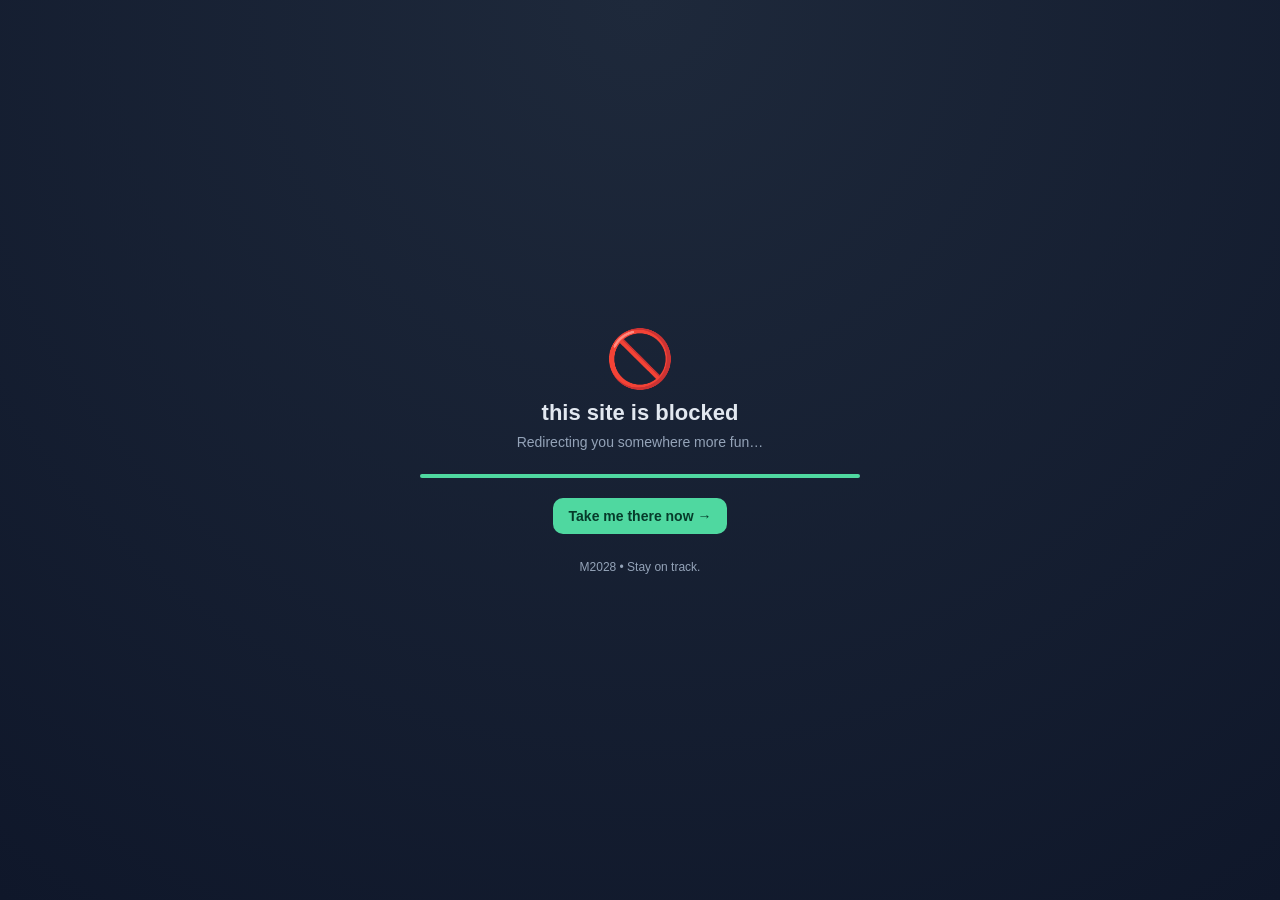
<file: blocked.html>
<!DOCTYPE html>
<html lang="en">
<head>
<meta charset="UTF-8">
<meta name="viewport" content="width=device-width, initial-scale=1.0">
<title>M2028 — Blocked</title>
<link rel="icon" type="image/png" sizes="32x32" href="favicon-32.png">
<style>
  :root {
    --bg1: #0f172a;
    --bg2: #1e293b;
    --accent: #4fd8a0;
    --text: #e2e8f0;
    --muted: #94a3b8;
  }
  * { box-sizing: border-box; }
  html, body { height: 100%; margin: 0; font-family: -apple-system, BlinkMacSystemFont, 'Segoe UI', Roboto, sans-serif; }
  body {
    display: flex;
    align-items: center;
    justify-content: center;
    background: radial-gradient(circle at top, var(--bg2), var(--bg1));
    color: var(--text);
    text-align: center;
    padding: 24px;
  }
  .card { max-width: 440px; width: 100%; }
  .emoji { font-size: 56px; margin-bottom: 8px; animation: pop 0.5s ease; }
  @keyframes pop { 0% { transform: scale(0.5); opacity: 0; } 100% { transform: scale(1); opacity: 1; } }
  h1 { font-size: 22px; margin: 0 0 8px; }
  .domain { color: var(--accent); font-weight: 700; }
  p.sub { color: var(--muted); font-size: 14px; margin: 0 0 24px; }
  .bar-track { width: 100%; height: 4px; border-radius: 2px; background: rgba(255,255,255,0.1); overflow: hidden; margin-bottom: 20px; }
  .bar-fill { height: 100%; width: 0%; background: var(--accent); animation: fill 1.1s linear forwards; }
  @keyframes fill { to { width: 100%; } }
  .btn-row { display: flex; gap: 10px; justify-content: center; flex-wrap: wrap; }
  button, a.btn { font-family: inherit; font-size: 14px; font-weight: 600; padding: 10px 16px; border-radius: 10px; border: none; cursor: pointer; text-decoration: none; display: inline-block; }
  .primary { background: var(--accent); color: #063b2a; }
  .ghost { background: transparent; color: var(--muted); border: 1px solid rgba(255,255,255,0.15); }
  footer { margin-top: 26px; font-size: 12px; color: var(--muted); }
  footer a { color: var(--accent); text-decoration: none; }
</style>
</head>
<body>
  <div class="card">
    <div class="emoji" id="emoji">🚫</div>
    <h1 id="headline">This site is off-limits right now</h1>
    <p class="sub" id="subline">Taking you somewhere better…</p>
    <div class="bar-track"><div class="bar-fill" id="bar"></div></div>
    <div class="btn-row">
      <a href="#" class="btn primary" id="goNowBtn">Take me there now →</a>
    </div>
    <footer>M2028 • Stay on track.</footer>
  </div>
  <script src="blocked.js"></script>
</body>
</html>
</file>
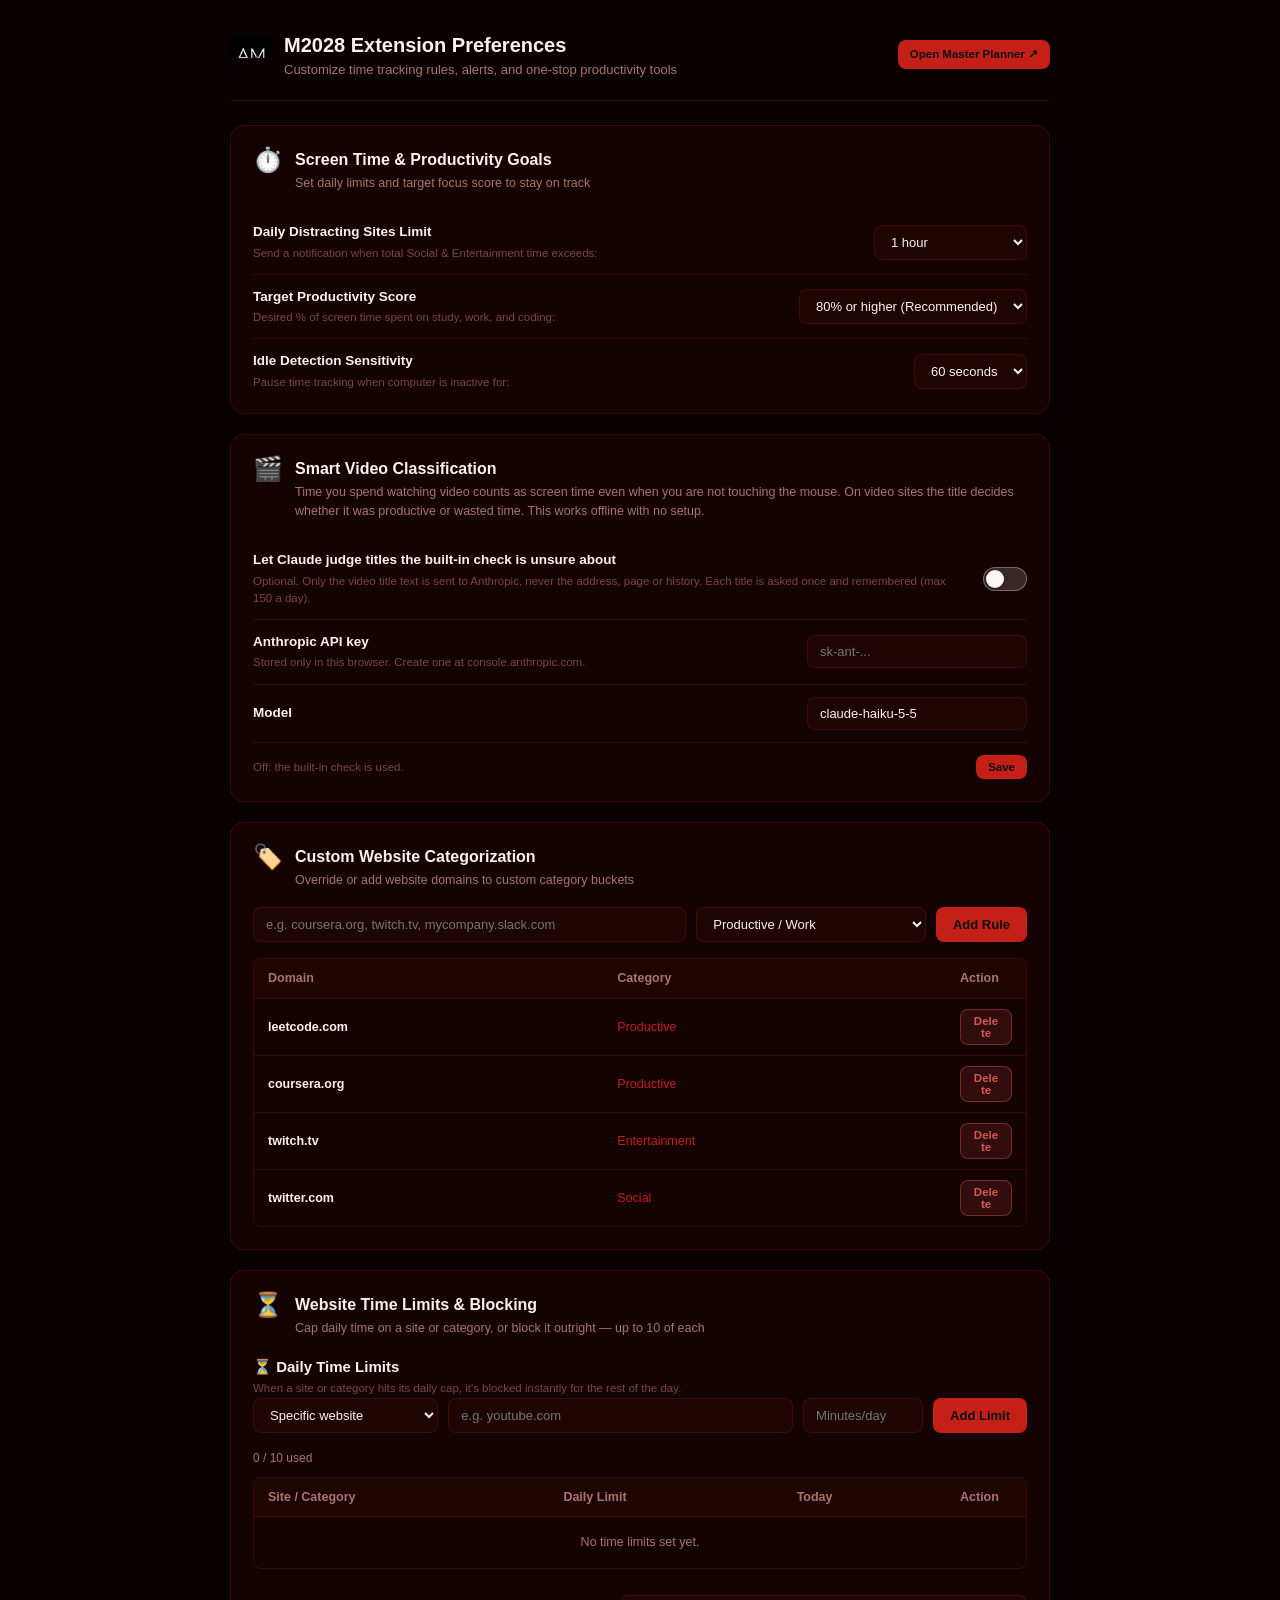
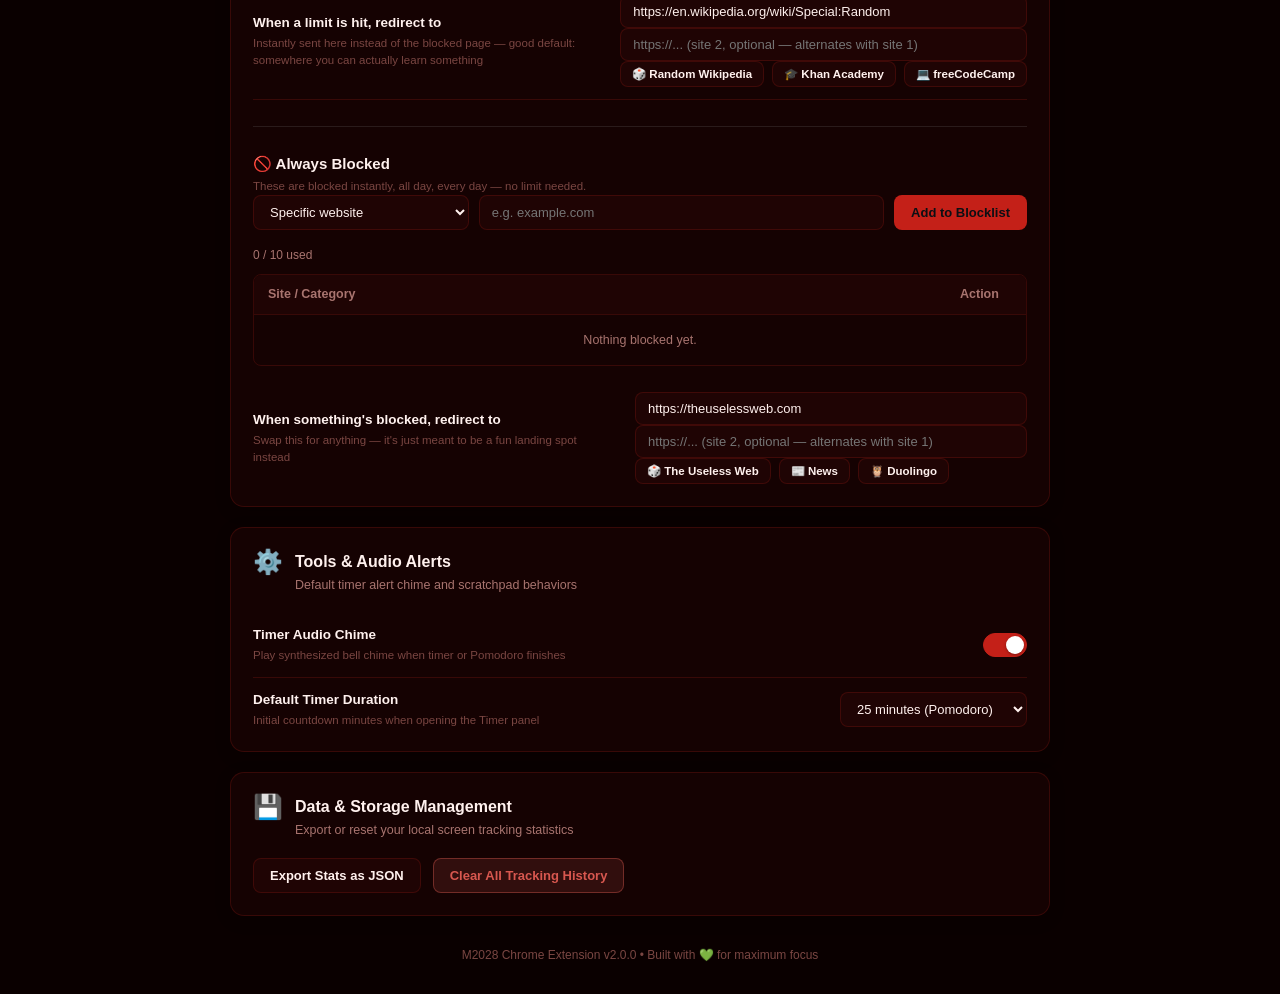
<file: options.html>
<!DOCTYPE html>
<html lang="en" data-theme="dark">
<head>
  <meta charset="UTF-8">
  <meta name="viewport" content="width=device-width, initial-scale=1.0">
  <title>M2028 - Extension Settings & Preferences</title>
  <link rel="icon" type="image/png" sizes="32x32" href="favicon-32.png">
  <link rel="icon" href="favicon.ico">
  <link rel="stylesheet" href="options.css">
  <style>
    .subsection-title { margin: 18px 0 2px; font-size: 15px; }
    .opts-divider { border: none; border-top: 1px solid rgba(127,127,127,0.2); margin: 26px 0; }
    .preset-row { display: flex; flex-wrap: wrap; gap: 8px; }
    .count-hint { font-size: 12px; color: var(--mt); margin: 4px 0 10px; }
  </style>
  <style id="m2028-toggle-fix">
    input.opts-toggle {
      -webkit-appearance: none !important; appearance: none !important;
      position: relative; box-sizing: border-box; width: 44px !important; height: 24px !important;
      margin: 0; padding: 0; flex-shrink: 0; cursor: pointer; vertical-align: middle; border-radius: 12px !important;
      border: 1px solid color-mix(in srgb, var(--tx, CanvasText) 32%, transparent) !important;
      background: color-mix(in srgb, var(--tx, CanvasText) 16%, transparent) !important;
      transition: background .2s, border-color .2s;
    }
    input.opts-toggle::before {
      content: ""; position: absolute; top: 2px; left: 2px; width: 18px; height: 18px; border-radius: 50%;
      background: color-mix(in srgb, var(--tx, CanvasText) 58%, Canvas);
      box-shadow: 0 1px 3px rgba(0,0,0,.35); transition: left .2s, background .2s;
    }
    input.opts-toggle:checked {
      background: var(--ai-solid, var(--ai, #c42018)) !important;
      border-color: var(--ai-solid, var(--ai, #c42018)) !important;
    }
    input.opts-toggle:checked::before { left: 22px; background: var(--on-ai-solid, #fff); }
    input.opts-toggle:focus-visible { outline: 2px solid var(--ai-text, var(--ai, #c42018)); outline-offset: 2px; }
  </style>
  <style id="m2028-no-xscroll">
    html, body { overflow-x: hidden; max-width: 100%; }
    .rules-table { width: 100%; max-width: 100%; }
    .rules-table td, .rules-table th { overflow-wrap: anywhere; }
    img, video, canvas, input, select, textarea { max-width: 100%; box-sizing: border-box; }
  </style>
</head>
<body>
  <div class="opts-container">
    <header class="opts-header">
      <div class="opts-brand">
        <img class="opts-logo-img" src="[data-uri]" width="40" height="40" alt="M2028 Logo">
        <div>
          <h1>M2028 Extension Preferences</h1>
          <p class="subtitle">Customize time tracking rules, alerts, and one-stop productivity tools</p>
        </div>
      </div>
      <div class="header-links">
        <a href="index.html" target="_blank" class="hub-btn primary sm">Open Master Planner ↗</a>
      </div>
    </header>

    <main class="opts-main">
      <!-- 1. Screen Time Goals -->
      <section class="opts-card">
        <div class="card-head">
          <span class="card-icon">⏱️</span>
          <div>
            <h2>Screen Time & Productivity Goals</h2>
            <p class="card-desc">Set daily limits and target focus score to stay on track</p>
          </div>
        </div>

        <div class="form-row">
          <div class="label-col">
            <label for="dailyLimitHours">Daily Distracting Sites Limit</label>
            <span class="field-hint">Send a notification when total Social & Entertainment time exceeds:</span>
          </div>
          <div class="input-col">
            <select id="dailyLimitHours" class="opts-select">
              <option value="0.5">30 minutes</option>
              <option value="1" selected>1 hour</option>
              <option value="1.5">1.5 hours</option>
              <option value="2">2 hours</option>
              <option value="3">3 hours</option>
              <option value="0">No limit (Disabled)</option>
            </select>
          </div>
        </div>

        <div class="form-row">
          <div class="label-col">
            <label for="targetFocusScore">Target Productivity Score</label>
            <span class="field-hint">Desired % of screen time spent on study, work, and coding:</span>
          </div>
          <div class="input-col">
            <select id="targetFocusScore" class="opts-select">
              <option value="60">60% or higher</option>
              <option value="70">70% or higher</option>
              <option value="80" selected>80% or higher (Recommended)</option>
              <option value="90">90% or higher (Hardcore)</option>
            </select>
          </div>
        </div>

        <div class="form-row">
          <div class="label-col">
            <label for="idleTimeout">Idle Detection Sensitivity</label>
            <span class="field-hint">Pause time tracking when computer is inactive for:</span>
          </div>
          <div class="input-col">
            <select id="idleTimeout" class="opts-select">
              <option value="30">30 seconds</option>
              <option value="60" selected>60 seconds</option>
              <option value="120">2 minutes</option>
              <option value="300">5 minutes</option>
            </select>
          </div>
        </div>
      </section>

      <!-- Smart video classification -->
      <section class="opts-card">
        <div class="card-head">
          <span class="card-icon">🎬</span>
          <div>
            <h2>Smart Video Classification</h2>
            <p class="card-desc">Time you spend watching video counts as screen time even when you are not touching the mouse. On video sites the title decides whether it was productive or wasted time. This works offline with no setup.</p>
          </div>
        </div>
        <div class="form-row">
          <div class="label-col">
            <label for="aiOn">Let Claude judge titles the built-in check is unsure about</label>
            <span class="field-hint">Optional. Only the video title text is sent to Anthropic, never the address, page or history. Each title is asked once and remembered (max 150 a day).</span>
          </div>
          <input type="checkbox" id="aiOn" class="opts-toggle">
        </div>
        <div class="form-row">
          <div class="label-col">
            <label for="aiKey">Anthropic API key</label>
            <span class="field-hint">Stored only in this browser. Create one at console.anthropic.com.</span>
          </div>
          <input type="password" id="aiKey" class="opts-input" placeholder="sk-ant-..." autocomplete="off" style="width:220px">
        </div>
        <div class="form-row">
          <div class="label-col"><label for="aiModel">Model</label></div>
          <input type="text" id="aiModel" class="opts-input" value="claude-haiku-5-5" style="width:220px">
        </div>
        <div class="form-row">
          <div class="label-col"><span class="field-hint" id="aiStatus"></span></div>
          <button class="hub-btn primary sm" id="aiSave">Save</button>
        </div>
      </section>

      <!-- 2. Custom Domain Categorization -->
      <section class="opts-card">
        <div class="card-head">
          <span class="card-icon">🏷️</span>
          <div>
            <h2>Custom Website Categorization</h2>
            <p class="card-desc">Override or add website domains to custom category buckets</p>
          </div>
        </div>

        <div class="add-rule-row">
          <input type="text" id="customDomainInput" class="opts-input" placeholder="e.g. coursera.org, twitch.tv, mycompany.slack.com">
          <select id="customCategorySelect" class="opts-select">
            <option value="productive">Productive / Work</option>
            <option value="communication">Communication</option>
            <option value="social">Social Media</option>
            <option value="entertainment">Entertainment</option>
            <option value="other">Other / Neutral</option>
          </select>
          <button id="addRuleBtn" class="hub-btn primary">Add Rule</button>
        </div>

        <div class="rules-table-wrap">
          <table class="rules-table">
            <thead>
              <tr>
                <th>Domain</th>
                <th>Category</th>
                <th style="width: 80px">Action</th>
              </tr>
            </thead>
            <tbody id="rulesTableBody">
              <!-- Populated dynamically -->
            </tbody>
          </table>
        </div>
      </section>

      <!-- 2b. Website Time Limits & Blocking -->
      <section class="opts-card">
        <div class="card-head">
          <span class="card-icon">⏳</span>
          <div>
            <h2>Website Time Limits & Blocking</h2>
            <p class="card-desc">Cap daily time on a site or category, or block it outright — up to 10 of each</p>
          </div>
        </div>

        <h3 class="subsection-title">⏳ Daily Time Limits</h3>
        <p class="field-hint">When a site or category hits its daily cap, it's blocked instantly for the rest of the day.</p>

        <div class="add-rule-row">
          <select id="limitTargetType" class="opts-select">
            <option value="domain">Specific website</option>
            <option value="category">Category</option>
          </select>
          <input type="text" id="limitDomainInput" class="opts-input" placeholder="e.g. youtube.com">
          <select id="limitCategorySelect" class="opts-select" style="display:none"></select>
          <input type="number" id="limitMinutesInput" class="opts-input" style="max-width:120px" placeholder="Minutes/day" min="1" max="1440">
          <button id="addLimitBtn" class="hub-btn primary">Add Limit</button>
        </div>
        <div id="limitCountHint" class="count-hint"></div>

        <div class="rules-table-wrap">
          <table class="rules-table">
            <thead><tr><th>Site / Category</th><th>Daily Limit</th><th>Today</th><th style="width: 80px">Action</th></tr></thead>
            <tbody id="limitsTableBody"></tbody>
          </table>
        </div>

        <div class="form-row" style="margin-top:14px">
          <div class="label-col">
            <label for="limitRedirectUrl">When a limit is hit, redirect to</label>
            <span class="field-hint">Instantly sent here instead of the blocked page — good default: somewhere you can actually learn something</span>
          </div>
          <div class="input-col" style="flex-direction:column;align-items:flex-start;gap:8px">
            <input type="url" id="limitRedirectUrl" class="opts-input" placeholder="https://... (site 1)" style="width:100%">
            <input type="url" id="limitRedirectUrl2" class="opts-input" placeholder="https://... (site 2, optional — alternates with site 1)" style="width:100%">
            <div class="preset-row">
              <button type="button" class="hub-btn secondary sm" data-preset-limit="https://en.wikipedia.org/wiki/Special:Random">🎲 Random Wikipedia</button>
              <button type="button" class="hub-btn secondary sm" data-preset-limit="https://www.khanacademy.org">🎓 Khan Academy</button>
              <button type="button" class="hub-btn secondary sm" data-preset-limit="https://www.freecodecamp.org">💻 freeCodeCamp</button>
            </div>
          </div>
        </div>

        <hr class="opts-divider">

        <h3 class="subsection-title">🚫 Always Blocked</h3>
        <p class="field-hint">These are blocked instantly, all day, every day — no limit needed.</p>

        <div class="add-rule-row">
          <select id="blockTargetType" class="opts-select">
            <option value="domain">Specific website</option>
            <option value="category">Category</option>
          </select>
          <input type="text" id="blockDomainInput" class="opts-input" placeholder="e.g. example.com">
          <select id="blockCategorySelect" class="opts-select" style="display:none"></select>
          <button id="addBlockBtn" class="hub-btn primary">Add to Blocklist</button>
        </div>
        <div id="blockCountHint" class="count-hint"></div>

        <div class="rules-table-wrap">
          <table class="rules-table">
            <thead><tr><th>Site / Category</th><th style="width: 80px">Action</th></tr></thead>
            <tbody id="blocklistTableBody"></tbody>
          </table>
        </div>

        <div class="form-row" style="margin-top:14px">
          <div class="label-col">
            <label for="blockRedirectUrl">When something's blocked, redirect to</label>
            <span class="field-hint">Swap this for anything — it's just meant to be a fun landing spot instead</span>
          </div>
          <div class="input-col" style="flex-direction:column;align-items:flex-start;gap:8px">
            <input type="url" id="blockRedirectUrl" class="opts-input" placeholder="https://... (site 1)" style="width:100%">
            <input type="url" id="blockRedirectUrl2" class="opts-input" placeholder="https://... (site 2, optional — alternates with site 1)" style="width:100%">
            <div class="preset-row">
              <button type="button" class="hub-btn secondary sm" data-preset-block="https://theuselessweb.com">🎲 The Useless Web</button>
              <button type="button" class="hub-btn secondary sm" data-preset-block="https://www.ndtv.com">📰 News</button>
              <button type="button" class="hub-btn secondary sm" data-preset-block="https://www.duolingo.com">🦉 Duolingo</button>
            </div>
          </div>
        </div>
      </section>

      <!-- 3. General & Audio -->
      <section class="opts-card">
        <div class="card-head">
          <span class="card-icon">⚙️</span>
          <div>
            <h2>Tools & Audio Alerts</h2>
            <p class="card-desc">Default timer alert chime and scratchpad behaviors</p>
          </div>
        </div>

        <div class="form-row">
          <div class="label-col">
            <label for="chimeEnabled">Timer Audio Chime</label>
            <span class="field-hint">Play synthesized bell chime when timer or Pomodoro finishes</span>
          </div>
          <div class="input-col">
            <input type="checkbox" id="chimeEnabled" checked class="opts-toggle">
          </div>
        </div>

        <div class="form-row">
          <div class="label-col">
            <label for="defaultPomoMin">Default Timer Duration</label>
            <span class="field-hint">Initial countdown minutes when opening the Timer panel</span>
          </div>
          <div class="input-col">
            <select id="defaultPomoMin" class="opts-select">
              <option value="15">15 minutes</option>
              <option value="25" selected>25 minutes (Pomodoro)</option>
              <option value="45">45 minutes</option>
              <option value="50">50 minutes (Deep Work)</option>
              <option value="60">60 minutes</option>
            </select>
          </div>
        </div>
      </section>

      <!-- 4. Data Management -->
      <section class="opts-card">
        <div class="card-head">
          <span class="card-icon">💾</span>
          <div>
            <h2>Data & Storage Management</h2>
            <p class="card-desc">Export or reset your local screen tracking statistics</p>
          </div>
        </div>

        <div class="data-actions-row">
          <button id="exportDataBtn" class="hub-btn secondary">Export Stats as JSON</button>
          <button id="clearAllStatsBtn" class="hub-btn danger">Clear All Tracking History</button>
        </div>
      </section>
    </main>

    <footer class="opts-footer">
      <div>M2028 Chrome Extension v2.0.0 • Built with 💚 for maximum focus</div>
    </footer>
  </div>

  <script src="options.js"></script>
</body>
</html>
</file>
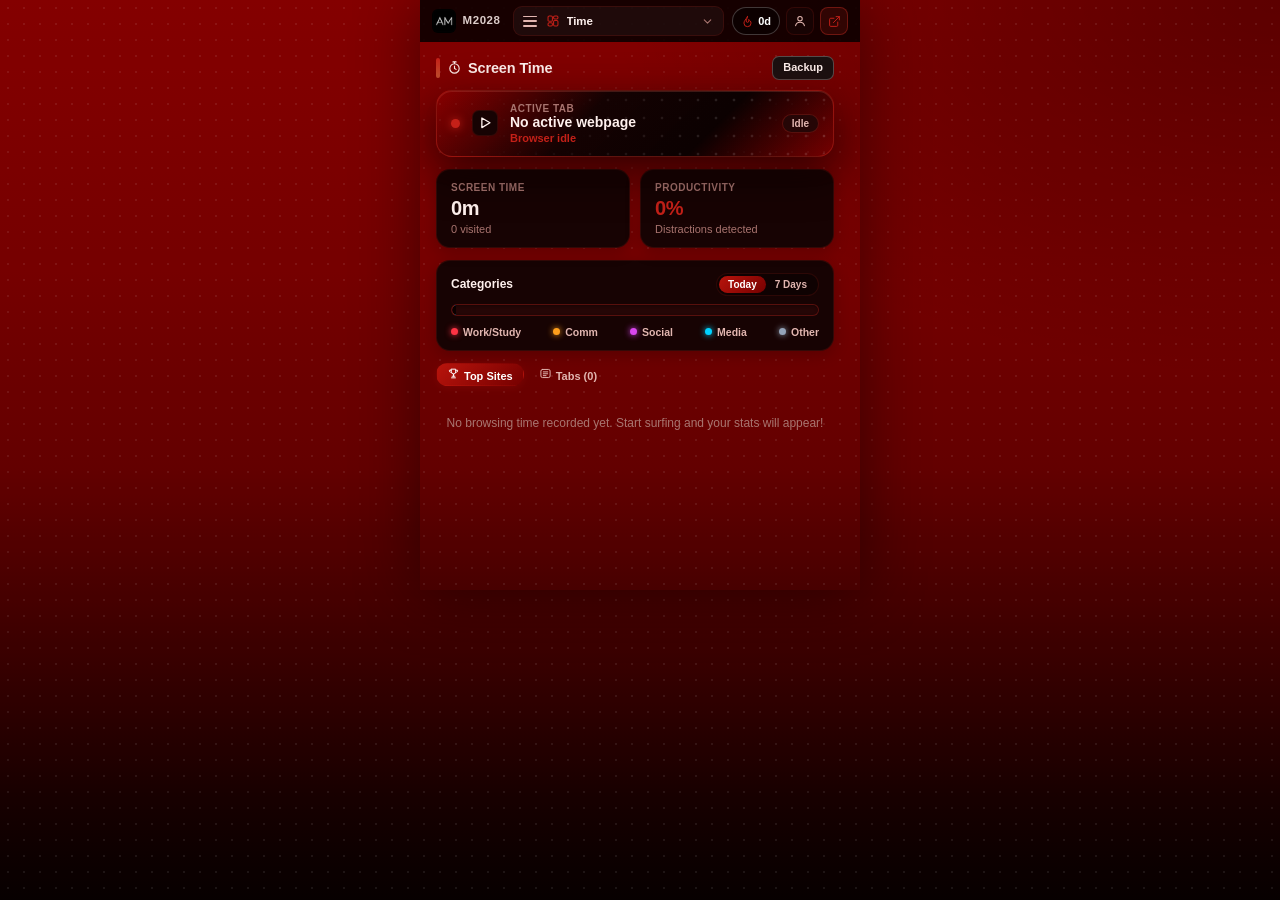
<file: popup.html>
<!DOCTYPE html>
<html lang="en" data-theme="dark" class="ucolors ucac redx m-ready">
<head>
  <meta charset="UTF-8">
  <meta name="viewport" content="width=device-width, initial-scale=1.0">
  <title>M2028 Productivity Hub</title>
  <link rel="icon" type="image/png" sizes="32x32" href="favicon-32.png">
  <link rel="icon" href="favicon.ico">
  <link rel="stylesheet" href="leaf-icons.css">
  <link rel="stylesheet" href="popup.css">
  <script src="stickers.js" defer></script>
</head>
<body>
  <div id="stkLayer" aria-hidden="true"></div>
  <div class="popup-container">
    <!-- Top M2028 Header -->
    <header class="tb">
      <div class="logo" id="extLogoBtn" title="Open Full M2028 Web App" role="button" aria-label="M2028 home">
        <img class="logo-img" id="extLogoImg" src="favicon-32.png" width="24" height="24" alt="M2028" decoding="async">
        <span class="logo-title">M2028</span>
      </div>
      <button type="button" class="nav-toggle" id="navMenuBtn" aria-haspopup="true" aria-expanded="false" aria-controls="navMenu" aria-label="Open tabs menu">
        <span class="nav-burger" aria-hidden="true"><i></i><i></i><i></i></span>
        <span class="nav-now" aria-hidden="true">
          <span class="nav-now-ic" id="navNowIcon"><svg viewBox="0 0 24 24" width="14" height="14" fill="none" stroke="currentColor" stroke-width="1.8" stroke-linecap="round" stroke-linejoin="round"><rect x="3.5" y="3.5" width="7.5" height="9" rx="2"/><rect x="13" y="3.5" width="7.5" height="5" rx="2"/><rect x="13" y="11" width="7.5" height="9.5" rx="2"/><rect x="3.5" y="15" width="7.5" height="5.5" rx="2"/></svg></span>
          <span class="nav-now-lbl" id="navNowLbl">Time</span>
        </span>
        <svg class="nav-caret" viewBox="0 0 24 24" width="13" height="13" fill="none" stroke="currentColor" stroke-width="2" stroke-linecap="round" stroke-linejoin="round" aria-hidden="true"><path d="M6 9l6 6 6-6"/></svg>
      </button>
      <div class="tb-actions">
        <div class="sp" id="streakBadge" title="Habits completed today">
          <svg viewBox="0 0 24 24" width="13" height="13" fill="none" stroke="currentColor" stroke-width="1.8" stroke-linecap="round" stroke-linejoin="round" aria-hidden="true" style="color:var(--ai)"><path d="M12 3c.5 3-2.5 4.5-2.5 8a2.5 2.5 0 0 0 5 0c0-1-.4-1.8-1-2.5 3 1 5 3.5 5 6.5a6.5 6.5 0 0 1-13 0c0-4 3-6 6.5-12z"/></svg> <span id="streakCount">0d</span>
        </div>
        <button id="authBtn" class="tb-btn tb-auth-btn" title="Account &amp; Cloud Sync" aria-label="Account">
          <span class="auth-icon" id="authBtnIcon"><svg viewBox="0 0 24 24" width="14" height="14" fill="none" stroke="currentColor" stroke-width="1.8" stroke-linecap="round" stroke-linejoin="round" aria-hidden="true"><circle cx="12" cy="8" r="3.8"/><path d="M4.5 20c.7-3.8 3.7-6 7.5-6s6.8 2.2 7.5 6"/></svg></span>
          <span class="auth-live-dot" id="authLiveDot" style="display:none"></span>
        </button>
        <button id="openPlannerBtn" class="tb-btn primary" title="Open Full M2028 Web App" aria-label="Open Full App">
          <svg viewBox="0 0 24 24" width="13" height="13" fill="none" stroke="currentColor" stroke-width="1.8" stroke-linecap="round" stroke-linejoin="round"><path d="M18 13v6a2 2 0 0 1-2 2H5a2 2 0 0 1-2-2V8a2 2 0 0 1 2-2h6M15 3h6v6M10 14L21 3"/></svg>
        </button>
      </div>
    </header>

    <!-- Navigation Tabs Bar (Compact hamburger + current tab; all tabs in a menu) -->
    <nav class="tnb" id="navBar" aria-label="M2028 Hub Tabs">
      <div class="tnb-track" id="navMenu" role="tablist" aria-orientation="vertical" aria-label="M2028 Hub Tabs">
        <button class="nb on" data-tab="time" role="tab" aria-selected="true" title="Screen Time & Hub">
          <span class="ic"><svg viewBox="0 0 24 24" width="15" height="15" fill="none" stroke="currentColor" stroke-width="1.8" stroke-linecap="round" stroke-linejoin="round" aria-hidden="true"><rect x="3.5" y="3.5" width="7.5" height="9" rx="2"/><rect x="13" y="3.5" width="7.5" height="5" rx="2"/><rect x="13" y="11" width="7.5" height="9.5" rx="2"/><rect x="3.5" y="15" width="7.5" height="5.5" rx="2"/></svg></span>
          <span class="lbl">Time</span>
        </button>
        <button class="nb" data-tab="habits" role="tab" aria-selected="false" title="Daily Habits">
          <span class="ic"><svg viewBox="0 0 24 24" width="15" height="15" fill="none" stroke="currentColor" stroke-width="1.8" stroke-linecap="round" stroke-linejoin="round" aria-hidden="true"><circle cx="12" cy="12" r="9"/><path d="M8 12.5l2.8 2.8L16 9.5"/></svg></span>
          <span class="lbl">Habits</span>
        </button>
        <button class="nb" data-tab="tasks" role="tab" aria-selected="false" title="Tasks of Today (extension only)">
          <span class="ic"><svg viewBox="0 0 24 24" width="15" height="15" fill="none" stroke="currentColor" stroke-width="1.8" stroke-linecap="round" stroke-linejoin="round" aria-hidden="true"><rect x="3.5" y="3.5" width="17" height="17" rx="4"/><path d="M8 12.5l2.8 2.8L16 9.5"/></svg></span>
          <span class="lbl">Today</span>
        </button>
        <button class="nb" data-tab="pomo" role="tab" aria-selected="false" title="Pomodoro Focus Timer">
          <span class="ic"><svg viewBox="0 0 24 24" width="15" height="15" fill="none" stroke="currentColor" stroke-width="1.8" stroke-linecap="round" stroke-linejoin="round" aria-hidden="true"><circle cx="12" cy="13.5" r="7.5"/><path d="M12 9.5v4l2.5 1.5M9.5 3h5M12 3v2"/></svg></span>
          <span class="lbl">Pomo</span>
        </button>
        <button class="nb" data-tab="countdown" role="tab" aria-selected="false" title="Target Countdowns">
          <span class="ic"><svg viewBox="0 0 24 24" width="15" height="15" fill="none" stroke="currentColor" stroke-width="1.8" stroke-linecap="round" stroke-linejoin="round" aria-hidden="true"><path d="M7 3.5h10M7 20.5h10M8 3.5c0 5 8 5 8 8.5s-8 3.5-8 8.5M16 3.5c0 5-8 5-8 8.5s8 3.5 8 8.5"/></svg></span>
          <span class="lbl">Count</span>
        </button>
        <button class="nb" data-tab="notes" role="tab" aria-selected="false" title="Quick Notes">
          <span class="ic"><svg viewBox="0 0 24 24" width="15" height="15" fill="none" stroke="currentColor" stroke-width="1.8" stroke-linecap="round" stroke-linejoin="round" aria-hidden="true"><path d="M6 3.5h9l3.5 3.5v13.5H6zM14.5 3.5V7.5h4M9 12h6M9 16h6"/></svg></span>
          <span class="lbl">Notes</span>
        </button>
        <button class="nb" data-tab="search" role="tab" aria-selected="false" title="Universal Search">
          <span class="ic"><svg viewBox="0 0 24 24" width="15" height="15" fill="none" stroke="currentColor" stroke-width="1.8" stroke-linecap="round" stroke-linejoin="round" aria-hidden="true"><circle cx="11" cy="11" r="7"/><line x1="21" y1="21" x2="16.65" y2="16.65"/></svg></span>
          <span class="lbl">Search</span>
        </button>
        <button class="nb" data-tab="block" role="tab" aria-selected="false" title="Block Sites & Limits">
          <span class="ic"><svg viewBox="0 0 24 24" width="15" height="15" fill="none" stroke="currentColor" stroke-width="1.8" stroke-linecap="round" stroke-linejoin="round" aria-hidden="true"><circle cx="12" cy="12" r="9"/><path d="M5.6 5.6l12.8 12.8"/></svg></span>
          <span class="lbl">Block</span>
        </button>
      </div>
    </nav>

    <!-- Main Tab View Content -->
    <main class="main-content">

      <!-- 1. TIME TRACKER PANEL -->
      <section class="vw on" id="tab-time">
        <!-- Screen Time & Hub Card Header -->
        <div class="ct" style="margin-bottom:10px">
          <span style="display:flex;align-items:center;gap:6px"><svg viewBox="0 0 24 24" width="15" height="15" fill="none" stroke="currentColor" stroke-width="1.8" stroke-linecap="round" stroke-linejoin="round" aria-hidden="true"><circle cx="12" cy="13.5" r="7.5"/><path d="M12 9.5v4l2.5 1.5M9.5 3h5M12 3v2"/></svg> Screen Time</span>
          <span style="display:flex;align-items:center;gap:6px">
            <button class="btn b-gh sm" id="exportDataBtn" type="button" title="Download a backup of screen time and Tasks of Today">Backup</button>
          </span>
        </div>

        <!-- Live Active Site Banner -->
        <div class="active-site-card" id="activeSiteCard">
          <div class="pulse-indicator"></div>
          <div class="active-site-icon" id="activeSiteFavicon"><svg viewBox="0 0 24 24" width="16" height="16" fill="none" stroke="currentColor" stroke-width="1.8" stroke-linecap="round" stroke-linejoin="round"><circle cx="12" cy="12" r="8.5"/><path d="M3.5 12h17M12 3.5c2.5 2.5 3.5 5.5 3.5 8.5s-1 6-3.5 8.5c-2.5-2.5-3.5-5.5-3.5-8.5s1-6 3.5-8.5z"/></svg></div>
          <div class="active-site-details">
            <div class="active-site-label">Active Tab</div>
            <div class="active-site-name" id="activeSiteDomain">Detecting active tab...</div>
            <div class="active-site-time" id="activeSiteTime">0m today</div>
          </div>
          <div class="active-site-badge badge-productive" id="activeSiteCategory">Productive</div>
        </div>

        <!-- Metric Summary Cards -->
        <div class="metrics-grid">
          <div class="metric-card">
            <div class="metric-title">Screen Time</div>
            <div class="metric-val" id="todayScreenTime">0m</div>
            <div class="metric-sub" id="todaySiteCount">0 sites today</div>
          </div>
          <div class="metric-card">
            <div class="metric-title">Productivity</div>
            <div class="metric-val text-accent" id="prodScore">100%</div>
            <div class="metric-sub" id="prodBreakdown">High focus</div>
          </div>
        </div>

        <!-- Category Progress Distribution with Range Toggle -->
        <div class="cat-bar-wrapper">
          <div class="cat-bar-header">
            <span>Categories</span>
            <div class="range-toggle">
              <button class="range-btn active" id="rangeTodayBtn">Today</button>
              <button class="range-btn" id="rangeWeekBtn">7 Days</button>
            </div>
          </div>
          <div class="cat-progress-bar" id="catProgressBar">
            <div class="cat-seg seg-prod" style="width: 0%" title="Productive"></div>
            <div class="cat-seg seg-comm" style="width: 0%" title="Communication"></div>
            <div class="cat-seg seg-soc" style="width: 0%" title="Social"></div>
            <div class="cat-seg seg-ent" style="width: 0%" title="Entertainment"></div>
            <div class="cat-seg seg-oth" style="width: 0%" title="Other"></div>
          </div>
          <div class="cat-legend">
            <span class="legend-item"><span class="dot dot-prod"></span>Work/Study</span>
            <span class="legend-item"><span class="dot dot-comm"></span>Comm</span>
            <span class="legend-item"><span class="dot dot-soc"></span>Social</span>
            <span class="legend-item"><span class="dot dot-ent"></span>Media</span>
            <span class="legend-item"><span class="dot dot-oth"></span>Other</span>
          </div>
        </div>

        <!-- Sub-Navigation: Top Visited Places vs Open Tabs & Time -->
        <div class="section-heading">
          <div class="time-sub-tabs">
            <button class="time-sub-btn active" id="subTabTopSites"><svg viewBox="0 0 24 24" width="13" height="13" fill="none" stroke="currentColor" stroke-width="1.8" stroke-linecap="round" stroke-linejoin="round" style="margin-right:4px"><path d="M8 4h8v5a4 4 0 0 1-8 0zM8 6H4.5a2.5 2.5 0 0 0 3 3.5M16 6h3.5a2.5 2.5 0 0 1-3 3.5M12 13v4M8.5 20h7M9.5 17h5"/></svg>Top Sites</button>
            <button class="time-sub-btn" id="subTabOpenTabs"><svg viewBox="0 0 24 24" width="13" height="13" fill="none" stroke="currentColor" stroke-width="1.8" stroke-linecap="round" stroke-linejoin="round" style="margin-right:4px"><rect x="3.5" y="4.5" width="17" height="15" rx="3"/><path d="M8 9h8M8 12.5h8M8 16h5"/></svg>Tabs (<span id="openTabsCount">0</span>)</button>
          </div>
        </div>

        <!-- Top Sites List (Default) -->
        <div class="sites-list" id="topSitesList">
          <div class="empty-state">No browsing data recorded yet today. Browse normally to see your time breakdown!</div>
        </div>

        <!-- Open Tabs List with Live Time Spent -->
        <div class="sites-list" id="openTabsTimeList" style="display:none">
          <div class="empty-state">Loading active tabs...</div>
        </div>
      </section>

      <!-- 2. DAILY HABITS TAB (M2028) -->
      <section class="vw" id="tab-habits">
        <div class="wc">
          <div class="ct">
            <span><svg viewBox="0 0 24 24" width="14" height="14" fill="none" stroke="currentColor" stroke-width="1.8" stroke-linecap="round" stroke-linejoin="round" style="display:inline-block;vertical-align:-2px;margin-right:4px"><circle cx="12" cy="12" r="9"/><path d="M8 12.5l2.8 2.8L16 9.5"/></svg>Habits</span>
            <div style="display:flex;gap:6px">
              <button class="btn b-ai sm" id="habMarkAllBtn">Check All</button>
              <button class="btn b-gh sm" id="habAddBtn">+ Habit</button>
            </div>
          </div>
          <div id="habDateSubtitle" class="date-subtitle">Today's Focus</div>
          
          <div class="pt" style="margin:8px 0 12px">
            <div class="pf" id="habProgressFill" style="width:0%;background:var(--ai)"></div>
          </div>
          <div class="hab-summary-row">
            <span style="font-size:12px;color:var(--m2)"><span id="habDoneCount">0</span>/<span id="habTotalCount">0</span> completed today</span>
            <span style="font-size:11px;font-weight:600;color:var(--ai)" id="habPercentText">0%</span>
          </div>

          <!-- Habit Add Composer (Hidden by default) -->
          <div id="habAddForm" class="hab-add-box" style="display:none">
            <input type="text" id="newHabInput" class="inp" placeholder="New habit name (e.g. Read 20 mins)...">
            <div style="display:flex;gap:6px;margin-top:6px">
              <button class="btn b-ai sm" id="saveNewHabBtn">Save Habit</button>
              <button class="btn b-gh sm" id="cancelNewHabBtn">Cancel</button>
            </div>
          </div>

          <div id="habListContainer" class="habits-list">
            <!-- Dynamic habit rows -->
          </div>
        </div>
      </section>

      <!-- 3. TASKS OF TODAY TAB (extension-only, decoupled from the website) -->
      <section class="vw" id="tab-tasks">
        <div class="wc">
          <div class="ct">
            <span><svg viewBox="0 0 24 24" width="14" height="14" fill="none" stroke="currentColor" stroke-width="1.8" stroke-linecap="round" stroke-linejoin="round" style="display:inline-block;vertical-align:-2px;margin-right:4px"><rect x="3.5" y="3.5" width="17" height="17" rx="4"/><path d="M8 12.5l2.8 2.8L16 9.5"/></svg>Tasks of Today</span>
            <span id="tskCount" style="font-size:11px;font-weight:500;color:var(--mt)">0 to do</span>
          </div>
          <div class="tcompose">
            <input type="text" id="tskInp" class="inp" placeholder="Add a task or checklist item...">
            <button class="btn b-ai" id="tskAddBtn">Add</button>
          </div>
          <div id="tskList" class="tasks-list">
            <!-- Dynamic task rows -->
          </div>
          <div class="rdone-tog" id="taskDoneToggle" style="display:none">
            <span class="caret">▶</span>
            <span id="taskDoneLabel">Completed (0)</span>
          </div>
          <div id="tskDoneList" class="tasks-list" style="display:none">
            <!-- Dynamic completed task rows -->
          </div>
        </div>
      </section>

      <!-- 4. POMODORO TIMER TAB (M2028) -->
      <section class="vw" id="tab-pomo">
        <div class="ph">
          <div class="ph-t">Pomodoro Timer</div>
          <div class="ph-s">50 min focus · 10 min break (30 min every full round) · phone away</div>
        </div>

        <div class="pomo-grid">
          <div class="card pomo-timer">
            <div class="pomo-left">
              <div id="pomLbl" data-mode="focus">FOCUS SESSION</div>

              <!-- M2028 speedometer gauge: the dial SVG is generated by popup.js (same math as index.html) -->
              <div class="pr" id="pomRing"><div class="pi"><div class="pm" id="pomM">50</div><div class="pse" id="pomS">:00</div></div></div>

              <div class="pom-txt pom-sess">Session <span id="pomSess">1</span> / <span id="pomTot">4</span></div>

              <div class="pomo-ctrl" id="pomAdjRow">
                <button class="btn b-gh pomo-step" id="pomoStepDown" type="button" aria-label="Fewer sessions" title="Fewer sessions"><svg viewBox="0 0 24 24" aria-hidden="true"><path d="M5 12h14"/></svg></button>
                <button class="btn pomo-primary" id="pomBtn" type="button" aria-label="Start timer"><svg viewBox="0 0 24 24" aria-hidden="true"><path d="M7 4.8v14.4a.8.8 0 0 0 1.2.7l11.5-7.2a.8.8 0 0 0 0-1.4L8.2 4.1A.8.8 0 0 0 7 4.8z"/></svg><span>Start</span></button>
                <button class="btn b-gh pomo-step" id="pomoStepUp" type="button" aria-label="More sessions" title="More sessions"><svg viewBox="0 0 24 24" aria-hidden="true"><path d="M12 5v14M5 12h14"/></svg></button>
              </div>

              <button class="btn pomo-end" id="pomEndBtn" type="button"><svg viewBox="0 0 24 24" aria-hidden="true"><rect x="5.5" y="5.5" width="13" height="13" rx="2.6"/></svg>End session</button>

              <div class="pomo-foot">
                <div class="pom-txt pomo-today">Today: <b id="pomToday">0</b> sessions</div>
                <label class="pomo-snd" title="Alert sound"><svg viewBox="0 0 24 24" aria-hidden="true"><path d="M4 9.5v5h3.5l4.5 4v-13l-4.5 4z"/><path d="M15.5 9a4.2 4.2 0 0 1 0 6M18 6.5a8 8 0 0 1 0 11"/></svg>
                  <select id="pomSoundStyleSel" aria-label="Alert sound">
                    <option value="bell">Classic bell</option>
                    <option value="chime">Soft chime</option>
                    <option value="digital">Digital beep</option>
                    <option value="marimba">Marimba</option>
                    <option value="pulse">Ping pulse</option>
                  </select>
                </label>
              </div>
            </div>
            <img id="pomDuo" src="pom-duo.webp" alt="" width="520" height="530" decoding="async" draggable="false">
          </div>

          <div class="card pom-study">
            <div class="ct">Studying now</div>
            <div class="pom-row">
              <div><div class="pom-k">Now</div><strong id="subDisp">Not set</strong></div>
              <button class="btn pomo-change" id="pomoSubBtn" type="button"><svg viewBox="0 0 24 24" aria-hidden="true"><path d="M4 20l1-4L16.5 4.5a2.1 2.1 0 0 1 3 3L8 19z"/><path d="M14.5 6.5l3 3"/></svg>Change</button>
            </div>
          </div>

          <div class="ssr" id="ssrCard" data-state="idle">
            <div class="ssr-stage" id="ssrStage">
              <svg class="ssr-art" viewBox="0 0 400 180" preserveAspectRatio="xMidYMid slice" xmlns="http://www.w3.org/2000/svg" aria-hidden="true">
                <defs>
                  <linearGradient id="ssrSky" x1="0" y1="0" x2="0" y2="1"><stop offset="0%" style="stop-color:var(--sk0)"/><stop offset="40%" style="stop-color:var(--sk1)"/><stop offset="70%" style="stop-color:var(--sk2)"/><stop offset="100%" style="stop-color:var(--sk3)"/></linearGradient>
                  <linearGradient id="ssrSea" x1="0" y1="0" x2="0" y2="1"><stop offset="0%" style="stop-color:var(--sea0)"/><stop offset="50%" style="stop-color:var(--sea1)"/><stop offset="100%" style="stop-color:var(--sea2)"/></linearGradient>
                  <radialGradient id="ssrSun" cx="50%" cy="50%" r="50%"><stop offset="0%" style="stop-color:var(--sunA)"/><stop offset="22%" style="stop-color:var(--sunB);stop-opacity:.9"/><stop offset="100%" style="stop-color:var(--sunC);stop-opacity:0"/></radialGradient>
                  <linearGradient id="ssrPath" x1="0" y1="0" x2="0" y2="1"><stop offset="0%" style="stop-color:var(--sunA);stop-opacity:.7"/><stop offset="100%" style="stop-color:var(--sunB);stop-opacity:.05"/></linearGradient>
                </defs>
                <rect width="400" height="92" fill="url(#ssrSky)"/>
                <ellipse cx="200" cy="90" rx="120" ry="70" fill="url(#ssrSun)" opacity=".85"/>
                <ellipse cx="200" cy="90" rx="13" ry="7" style="fill:var(--sunA)"/>
                <ellipse cx="200" cy="92" rx="13" ry="5" style="fill:var(--sunB)"/>
                <ellipse cx="60" cy="55" rx="45" ry="14" style="fill:var(--cl1)" opacity=".4"/>
                <ellipse cx="100" cy="47" rx="35" ry="10" style="fill:var(--cl2)" opacity=".3"/>
                <ellipse cx="310" cy="53" rx="50" ry="13" style="fill:var(--cl3)" opacity=".35"/>
                <ellipse cx="350" cy="43" rx="30" ry="9" style="fill:var(--cl4)" opacity=".25"/>
                <rect y="90" width="400" height="90" fill="url(#ssrSea)"/>
                <polygon points="170,90 230,90 252,180 148,180" fill="url(#ssrPath)" opacity=".5"/>
                <line x1="0" y1="100" x2="400" y2="100" style="stroke:var(--wv1)" stroke-width="1" opacity=".4"/>
                <line x1="0" y1="110" x2="400" y2="110" style="stroke:var(--wv1)" stroke-width=".7" opacity=".3"/>
                <line x1="0" y1="122" x2="400" y2="122" style="stroke:var(--wv2)" stroke-width=".7" opacity=".25"/>
                <line x1="0" y1="136" x2="400" y2="136" style="stroke:var(--wv3)" stroke-width=".5" opacity=".2"/>
                <line x1="0" y1="152" x2="400" y2="152" style="stroke:var(--wv4)" stroke-width=".5" opacity=".15"/>
                <circle cx="30" cy="16" r="1.2" fill="#fff" opacity=".8"/><circle cx="80" cy="8" r=".8" fill="#fff" opacity=".6"/><circle cx="140" cy="15" r="1" fill="#fff" opacity=".7"/>
                <circle cx="260" cy="10" r="1.2" fill="#fff" opacity=".8"/><circle cx="320" cy="20" r=".8" fill="#fff" opacity=".5"/><circle cx="370" cy="7" r="1" fill="#fff" opacity=".7"/><circle cx="55" cy="30" r=".6" fill="#fff" opacity=".5"/>
              </svg>
              <div class="ssr-scrim"></div>
              <span class="ssr-chip"><i></i>Non-sleep deep rest</span>
              <button type="button" class="ssr-play" id="ssrPlay" aria-label="Play Susurrus" aria-pressed="false">
                <svg class="ic-play" viewBox="0 0 24 24" aria-hidden="true"><path d="M8.5 5.2v13.6L19 12z" stroke="currentColor" stroke-width="1.6" stroke-linejoin="round"/></svg>
                <svg class="ic-pause" viewBox="0 0 24 24" aria-hidden="true"><rect x="6.2" y="5" width="4.1" height="14" rx="1.2"/><rect x="13.7" y="5" width="4.1" height="14" rx="1.2"/></svg>
              </button>
              <div class="ssr-meta">
                <div class="ssr-title">Susurrus</div>
                <div class="ssr-sub">10-minute NSDR with Dr. Andrew Huberman</div>
              </div>
            </div>
            <audio id="nsdraudio" preload="none" style="display:none"><source src="sussurus1.mp3" type="audio/mpeg"></audio>
            <div class="ssr-bar">
              <button type="button" class="ssr-rs" id="ssrRestart" title="Restart" aria-label="Restart"><svg viewBox="0 0 24 24" aria-hidden="true"><path d="M3.5 12a8.5 8.5 0 1 0 2.6-6.1"/><path d="M3.5 4.5v4.6h4.6"/></svg></button>
              <span class="ssr-t" id="ssrCur">0:00</span>
              <input type="range" class="ssr-seek" id="ssrSeek" value="0" min="0" max="100" step="0.1" aria-label="Seek">
              <span class="ssr-t" id="ssrDur">10:42</span>
            </div>
            <div class="ssr-hint">Best during Pomodoro break · eyes closed · breathe slowly</div>
          </div>

          <div class="card pom-subject-card" id="pomSubCard">
            <div class="ct">Study time by subject</div>
            <div id="pomSubBody"></div>
          </div>

          <div class="card pom-logc">
            <div class="ct">Session log</div>
            <div id="pomLog">No sessions yet.</div>
          </div>
        </div>
      </section>

      <!-- 5. COUNTDOWN TAB (M2028) -->
      <section class="vw" id="tab-countdown">
        <div class="wc">
          <div class="ct">
            <span><svg viewBox="0 0 24 24" width="14" height="14" fill="none" stroke="currentColor" stroke-width="1.8" stroke-linecap="round" stroke-linejoin="round" style="display:inline-block;vertical-align:-2px;margin-right:4px"><path d="M7 3.5h10M7 20.5h10M8 3.5c0 5 8 5 8 8.5s-8 3.5-8 8.5M16 3.5c0 5-8 5-8 8.5s8 3.5 8 8.5"/></svg>Countdowns</span>
            <button class="btn b-ai sm" id="cdAddToggleBtn">+ Countdown</button>
          </div>

          <!-- Countdown Add Box -->
          <div id="cdAddForm" class="hab-add-box" style="display:none">
            <label style="font-size:11px;color:var(--m2)">Event or Goal Title</label>
            <input type="text" id="cdTitleInput" class="inp" placeholder="e.g. UPSC Prelims, Exam, Project Launch" style="margin-top:4px;margin-bottom:8px">
            <label style="font-size:11px;color:var(--m2)">Target Date</label>
            <input type="date" id="cdDateInput" class="inp" style="margin-top:4px;margin-bottom:8px">
            <div style="display:flex;gap:6px">
              <button class="btn b-ai sm" id="saveCountdownBtn">Save Countdown</button>
              <button class="btn b-gh sm" id="cancelCountdownBtn">Cancel</button>
            </div>
          </div>

          <div id="countdownListContainer" class="countdown-list">
            <!-- Dynamic countdown cards -->
          </div>
        </div>
      </section>

      <!-- BLOCK SITES & LIMITS TAB -->
      <section class="vw" id="tab-block">
        <div id="blkRoot"></div>
      </section>

      <!-- 6. NOTES SCRATCHPAD TAB -->
      <section class="vw" id="tab-notes">
        <div class="wc">
          <div class="ct">
            <span><svg viewBox="0 0 24 24" width="14" height="14" fill="none" stroke="currentColor" stroke-width="1.8" stroke-linecap="round" stroke-linejoin="round" style="display:inline-block;vertical-align:-2px;margin-right:4px"><path d="M6 3.5h9l3.5 3.5v13.5H6zM14.5 3.5V7.5h4M9 12h6M9 16h6"/></svg>Notes</span>
            <div style="display:flex;gap:6px">
              <button class="btn b-gh sm" id="notesCopyBtn" title="Copy to clipboard">Copy</button>
              <button class="btn b-gh sm" id="notesModeBtn" title="Toggle Preview">Preview</button>
            </div>
          </div>
          <div class="notes-meta-bar">
            <span id="notesStats">0 words · 0 chars</span>
            <span id="notesStatus" style="color:var(--ai)">Auto-saved</span>
          </div>
          <textarea id="notesInput" class="ta" placeholder="Jot down quick thoughts, tasks, code snippets... Auto-saves continuously." spellcheck="false" style="min-height:220px"></textarea>
          <div id="notesPreview" class="notes-preview-box" style="display:none"></div>
        </div>
      </section>

      <!-- 7. QUICK SEARCH & TABS -->
      <section class="vw" id="tab-search">
        <div class="wc">
          <div class="ct">
            <span><svg viewBox="0 0 24 24" width="14" height="14" fill="none" stroke="currentColor" stroke-width="1.8" stroke-linecap="round" stroke-linejoin="round" style="display:inline-block;vertical-align:-2px;margin-right:4px"><circle cx="11" cy="11" r="7"/><line x1="21" y1="21" x2="16.65" y2="16.65"/></svg>Search &amp; Tabs</span>
            <button class="btn b-gh sm" id="refreshTabsBtn">Refresh</button>
          </div>
          <div class="search-input-wrap">
            <input type="text" id="quickSearchInput" class="inp" placeholder="Search web, tabs, shortcuts (e.g. 'yt lo-fi', 'gh repo')...">
          </div>
          <div class="engine-chips-row">
            <button class="engine-pill" data-prefix="g"><b>g</b> Google</button>
            <button class="engine-pill" data-prefix="yt"><b>yt</b> YouTube</button>
            <button class="engine-pill" data-prefix="gh"><b>gh</b> GitHub</button>
            <button class="engine-pill" data-prefix="w"><b>w</b> Wiki</button>
            <button class="engine-pill" data-prefix="r"><b>r</b> Reddit</button>
          </div>
          <div class="section-subheading">Open Tabs</div>
          <div class="open-tabs-list" id="searchResultsList">
            <!-- Populated dynamically -->
          </div>
        </div>
      </section>

    </main>
  </div>

  <!-- Account & Cloud Sync Modal -->
  <div class="ov" id="authModal">
    <div class="mo auth-mo">
      <div class="auth-mo-head">
        <div class="auth-mo-title" id="authModalTitle">M2028 Account</div>
        <button type="button" class="auth-mo-close" id="authModalClose" aria-label="Close">✕</button>
      </div>

      <!-- View A: Signed Out (Login / Sign Up) -->
      <div id="authSignedOutView">
        <div class="auth-brand-badge">
          <div class="auth-brand-name">Sign In to M2028</div>
          <div class="auth-brand-sub">Sync habits, countdowns, pomo timer, and theme across your extension and website. Tasks of Today stay private to this extension.</div>
        </div>

        <div class="auth-fields">
          <div class="auth-field-group">
            <label class="auth-field-lbl" for="authEmailInp">EMAIL</label>
            <input type="email" id="authEmailInp" class="inp" placeholder="you@email.com" autocomplete="email">
          </div>

          <div class="auth-field-group">
            <label class="auth-field-lbl" for="authPwInp">PASSWORD</label>
            <div style="position:relative">
              <input type="password" id="authPwInp" class="inp" placeholder="••••••••" autocomplete="current-password">
              <button type="button" id="authPwToggle" class="auth-eye-btn" title="Toggle password visibility"><svg viewBox="0 0 24 24" width="14" height="14" fill="none" stroke="currentColor" stroke-width="1.8" stroke-linecap="round" stroke-linejoin="round"><path d="M2.5 12S6 5.5 12 5.5 21.5 12 21.5 12 18 18.5 12 18.5 2.5 12 2.5 12z"/><circle cx="12" cy="12" r="3"/></svg></button>
            </div>
          </div>
        </div>

        <div id="authAlertMsg" class="auth-alert" style="display:none"></div>

        <div class="auth-actions">
          <button type="button" class="btn b-ai" id="authSubmitSignIn" style="width:100%">Sign In</button>
          <button type="button" class="btn b-gh" id="authSubmitSignUp" style="width:100%">Create Account</button>
        </div>

        <div class="auth-divider"><span>OR</span></div>

        <button type="button" class="btn b-gh sm auth-web-sync-btn" id="authSyncWebBtn">
          <svg viewBox="0 0 24 24" width="13" height="13" fill="none" stroke="currentColor" stroke-width="1.8" stroke-linecap="round" stroke-linejoin="round" style="margin-right:4px"><path d="M13 3L5 13.5h6L10 21l8-10.5h-6z"/></svg> Sync with Open Web App Tab
        </button>

        <div style="text-align:center;margin-top:12px">
          <button type="button" id="authManageTabsBtnGuest" class="btn b-gh auth-tabs-btn" style="width:100%;margin-bottom:8px">
            <svg viewBox="0 0 24 24" width="13" height="13" fill="none" stroke="currentColor" stroke-width="2" stroke-linecap="round" stroke-linejoin="round" style="margin-right:5px"><path d="M4 6h16M4 12h16M4 18h7"/><circle cx="18" cy="18" r="3"/><path d="M18 16.5v3M16.5 18h3"/></svg>
            Customize Navigation Tabs
          </button>
          <button type="button" id="modalStickerGuestBtn" class="btn b-gh" style="display:none;width:100%;margin-bottom:8px"><span class="leafico sk9" role="img" aria-label="Stickers"></span> Stickers: On</button>
          <button type="button" id="authContinueGuestBtn" class="auth-ghost-btn">
            Continue offline as Guest
          </button>
        </div>
      </div>

      <!-- View B: Signed In (Account Info & Sync Status) -->
      <div id="authSignedInView" style="display:none">
        <div class="auth-user-card">
          <div class="auth-avatar-circle" id="authCardAvatar"><svg viewBox="0 0 24 24" width="22" height="22" fill="none" stroke="currentColor" stroke-width="1.8" stroke-linecap="round" stroke-linejoin="round"><circle cx="12" cy="8" r="3.8"/><path d="M4.5 20c.7-3.8 3.7-6 7.5-6s6.8 2.2 7.5 6"/></svg></div>
          <div class="auth-user-email" id="authCardEmail">you@email.com</div>
          <div class="auth-sync-pill">
            <span class="auth-dot-live"></span>
            <span>Cloud Sync Active</span>
          </div>
        </div>
        <div class="auth-signedin-actions" style="margin-top:14px">
          <button type="button" class="btn b-gh auth-tabs-btn" id="authManageTabsBtn" style="width:100%"><svg viewBox="0 0 24 24" width="13" height="13" fill="none" stroke="currentColor" stroke-width="2" stroke-linecap="round" stroke-linejoin="round" style="margin-right:5px"><path d="M4 6h16M4 12h16M4 18h7"/><circle cx="18" cy="18" r="3"/><path d="M18 16.5v3M16.5 18h3"/></svg>Customize Navigation Tabs</button>
          <button type="button" class="btn b-gh" id="modalStickerBtn" style="display:none;width:100%"><span class="leafico sk9" role="img" aria-label="Stickers"></span> Stickers: On</button>
          <button type="button" class="btn b-ai" id="authManualSyncBtn" style="width:100%"><svg viewBox="0 0 24 24" width="14" height="14" fill="none" stroke="currentColor" stroke-width="1.8" stroke-linecap="round" stroke-linejoin="round" style="margin-right:6px"><path d="M20 11a8 8 0 0 0-14.5-4.5L4 8M4 4v4h4M4 13a8 8 0 0 0 14.5 4.5L20 16M20 20v-4h-4"/></svg>Sync Now</button>
          <button type="button" class="btn b-gh" id="authOpenAppBtn" style="width:100%"><svg viewBox="0 0 24 24" width="14" height="14" fill="none" stroke="currentColor" stroke-width="1.8" stroke-linecap="round" stroke-linejoin="round" style="margin-right:6px"><path d="M10 14a4 4 0 0 0 5.7 0l3-3a4 4 0 0 0-5.7-5.7l-1 1M14 10a4 4 0 0 0-5.7 0l-3 3a4 4 0 0 0 5.7 5.7l1-1"/></svg>Open Web App</button>
          <button type="button" class="btn b-rd" id="authSignOutBtn" style="width:100%">Sign Out</button>
        </div>
      </div>
    </div>
  </div>

  <!-- 9. NAVIGATION TABS MANAGER MODAL -->
  <div class="ov" id="navTabsModal" role="dialog" aria-modal="true" aria-labelledby="navTabsModalTitle">
    <div class="mo nav-tabs-mo">
      <div class="auth-mo-head" style="margin-bottom:12px">
        <div class="auth-mo-title" id="navTabsModalTitle" style="display:flex;align-items:center;gap:8px">
          <svg viewBox="0 0 24 24" width="16" height="16" fill="none" stroke="currentColor" stroke-width="2" stroke-linecap="round" stroke-linejoin="round" style="color:var(--ai)"><path d="M4 6h16M4 12h16M4 18h7"/><circle cx="18" cy="18" r="3"/><path d="M18 16.5v3M16.5 18h3"/></svg>
          Manage Navigation Tabs
        </div>
        <button type="button" class="auth-mo-close" id="navTabsModalClose" aria-label="Close">✕</button>
      </div>
      <p style="font-size:11.5px;color:var(--m2);margin-bottom:14px;line-height:1.4">
        Turn tabs on or off in the top navigation bar. (At least 1 tab will always remain active)
      </p>

      <div class="nav-tabs-toggle-list" id="navTabsToggleList">
        <!-- Dynamically populated toggle rows for Time, Habits, Today, Pomo, Count, Notes, Search -->
      </div>

      <div style="display:flex;gap:8px;margin-top:14px;padding-top:12px;border-top:1px solid var(--b)">
        <button type="button" class="btn b-gh sm" id="navTabsResetAllBtn" style="flex:1">Show All Tabs</button>
        <button type="button" class="btn b-ai sm" id="navTabsDoneBtn" style="flex:1">Done</button>
      </div>
    </div>
  </div>

  <!-- 8. POMODORO SUBJECT PICKER MODAL (M2028 Web App Mirror) -->
  <div class="ov" id="pomSubModal" role="dialog" aria-modal="true" aria-labelledby="pomSubModalTitle">
    <div class="mo pomo-sub-mo">
      <div class="pomo-mo-head">
        <div class="pomo-mo-title" id="pomSubModalTitle">What are you studying?</div>
        <button type="button" class="pomo-mo-close" id="pomSubModalCloseBtn" aria-label="Close modal">✕</button>
      </div>
      <div style="display:flex;align-items:center;justify-content:space-between;gap:8px;margin-bottom:8px">
        <span class="pomo-mo-hint" id="pomSubHint" style="font-size:11px;color:var(--m2);margin:0">Tap a subject to pick it</span>
        <button type="button" class="btn b-gh sm" id="pomSubEditBtn" style="font-size:11px;padding:3px 8px">Edit subjects</button>
      </div>

      <div id="pomSubList" class="pomo-sub-chip-list">
        <!-- Dynamically populated subjects -->
      </div>

      <div id="pomSubAddRow" style="display:none;align-items:center;gap:6px;margin-bottom:14px">
        <input type="text" id="pomNewSub" class="inp" maxlength="28" placeholder="New subject, e.g. Maths" style="flex:1;min-width:130px;margin:0">
        <button type="button" class="btn b-ai" id="pomAddSubBtn">Add</button>
        <button type="button" class="btn b-gh sm" id="pomResetSubBtn" style="font-size:11px">Reset list</button>
      </div>

      <label style="font-size:11px;color:var(--m2)">Or type your own subject</label>
      <input type="text" id="pomCustomSub" class="inp" style="margin-top:4px;margin-bottom:14px" placeholder="e.g. Newspaper reading" maxlength="28">
      <button type="button" class="btn b-ai" id="pomBeginBtn" style="width:100%">Begin Focus Session</button>
    </div>
  </div>

  <script src="block-ui.js"></script>
  <script src="popup.js"></script>
</body>
</html>
</file>
<file: options.css>
/* Options Page Styles for M2028 */
:root {
  --bg: #0a0000;
  --bg-card: #150202;
  --bg-input: #1f0404;
  --border: rgba(196, 38, 29, 0.20);
  --tx: #fff1ee;
  --mt: #a8746f;
  --dim: #7a4642;
  --accent: #c42018;
  --accent-light: rgba(196, 32, 24, 0.16);
  --danger: #d7574f;
  --danger-bg: rgba(215, 87, 79, 0.15);
  --radius: 14px;
}

[data-theme="light"] {
  --bg: #faf4f2;
  --bg-card: #ffffff;
  --bg-input: #fbe1dc;
  --border: rgba(200, 30, 22, 0.18);
  --tx: #2b0b09;
  --mt: #9a4f49;
  --dim: #6b2622;
  --accent: #fd2a1f;
  --accent-light: rgba(253, 42, 31, 0.14);
}

[data-theme="pink"] {
  --bg: #ffb7ce;
  --bg-card: rgba(255, 255, 255, 0.85);
  --bg-input: rgba(255, 255, 255, 0.65);
  --border: rgba(255, 105, 180, 0.35);
  --tx: #4a1230;
  --mt: #8a4868;
  --dim: #6a2146;
  --accent: #ff6eb4;
  --accent-light: rgba(255, 110, 180, 0.18);
}

* {
  box-sizing: border-box;
  margin: 0;
  padding: 0;
  -webkit-font-smoothing: antialiased;
}

body {
  background: var(--bg);
  color: var(--tx);
  font-family: -apple-system, BlinkMacSystemFont, "Segoe UI", Roboto, "Inter", sans-serif;
  font-size: 14px;
  line-height: 1.5;
  min-height: 100vh;
  padding: 30px 20px;
}

.opts-container {
  max-width: 820px;
  margin: 0 auto;
}

.opts-header {
  display: flex;
  align-items: center;
  justify-content: space-between;
  margin-bottom: 24px;
  padding-bottom: 20px;
  border-bottom: 1px solid var(--border);
}

.opts-brand {
  display: flex;
  align-items: center;
  gap: 12px;
}

.opts-logo-img {
  width: 42px;
  height: 42px;
  border-radius: 11px;
  object-fit: contain;
  box-shadow: 0 4px 14px rgba(0, 0, 0, 0.35);
  flex-shrink: 0;
}

.opts-header h1 {
  font-size: 20px;
  font-weight: 700;
}

.subtitle {
  font-size: 13px;
  color: var(--mt);
}

.opts-main {
  display: flex;
  flex-direction: column;
  gap: 20px;
}

.opts-card {
  background: var(--bg-card);
  border: 1px solid var(--border);
  border-radius: var(--radius);
  padding: 22px;
  box-shadow: 0 4px 16px rgba(0, 0, 0, 0.2);
}

.card-head {
  display: flex;
  align-items: flex-start;
  gap: 12px;
  margin-bottom: 18px;
}

.card-icon {
  font-size: 24px;
  line-height: 1;
}

.card-head h2 {
  font-size: 16px;
  font-weight: 650;
  color: var(--tx);
}

.card-desc {
  font-size: 12.5px;
  color: var(--mt);
  margin-top: 2px;
}

.form-row {
  display: flex;
  align-items: center;
  justify-content: space-between;
  padding: 12px 0;
  border-bottom: 1px solid var(--border);
}

.form-row:last-child {
  border-bottom: 0;
  padding-bottom: 0;
}

.label-col {
  flex: 1;
  padding-right: 20px;
}

.label-col label {
  display: block;
  font-weight: 600;
  font-size: 13.5px;
  color: var(--tx);
}

.field-hint {
  display: block;
  font-size: 11.5px;
  color: var(--dim);
  margin-top: 2px;
}

.opts-select, .opts-input {
  background: var(--bg-input);
  border: 1px solid var(--border);
  border-radius: 8px;
  padding: 8px 12px;
  color: var(--tx);
  font-size: 13px;
  outline: 0;
  font-family: inherit;
}

.opts-select:focus, .opts-input:focus {
  border-color: var(--accent);
}

.opts-toggle {
  width: 20px;
  height: 20px;
  accent-color: var(--accent);
  cursor: pointer;
}

.add-rule-row {
  display: flex;
  gap: 10px;
  margin-bottom: 16px;
}

.add-rule-row .opts-input {
  flex: 2;
}

.add-rule-row .opts-select {
  flex: 1;
}

.rules-table-wrap {
  border: 1px solid var(--border);
  border-radius: 8px;
  overflow: hidden;
}

.rules-table {
  width: 100%;
  border-collapse: collapse;
  text-align: left;
  font-size: 12.5px;
}

.rules-table th {
  background: var(--bg-input);
  padding: 10px 14px;
  color: var(--mt);
  font-weight: 600;
}

.rules-table td {
  padding: 10px 14px;
  border-top: 1px solid var(--border);
}

.data-actions-row {
  display: flex;
  gap: 12px;
}

.hub-btn {
  display: inline-flex;
  align-items: center;
  justify-content: center;
  gap: 6px;
  padding: 9px 16px;
  border-radius: 8px;
  font-size: 13px;
  font-weight: 600;
  font-family: inherit;
  cursor: pointer;
  border: 1px solid transparent;
  transition: all 0.15s ease;
  text-decoration: none;
}

.hub-btn.primary {
  background: var(--accent);
  color: #0c0f14;
}

.hub-btn.primary:hover {
  filter: brightness(1.1);
}

.hub-btn.secondary {
  background: var(--bg-input);
  border-color: var(--border);
  color: var(--tx);
}

.hub-btn.danger {
  background: var(--danger-bg);
  border-color: rgba(215, 87, 79, 0.4);
  color: var(--danger);
}

.hub-btn.danger:hover {
  background: var(--danger);
  color: #fff;
}

.hub-btn.sm {
  padding: 5px 11px;
  font-size: 11.5px;
}

.opts-footer {
  margin-top: 30px;
  text-align: center;
  font-size: 12px;
  color: var(--dim);
}
</file>
<file: leaf-icons.css>
.leafico.sk1{background-image:url("[data-uri]")}.leafico.sk2{background-image:url("[data-uri]")}.leafico.sk3{background-image:url("[data-uri]")}.leafico.sk4{background-image:url("[data-uri]")}.leafico.sk5{background-image:url("[data-uri]")}.leafico.sk6{background-image:url("[data-uri]")}.leafico.sk7{background-image:url("[data-uri]")}.leafico.sk8{background-image:url("[data-uri]")}.leafico.sk9{background-image:url("[data-uri]")}.leafico.sk10{background-image:url("[data-uri]")}.leafico.sk11{background-image:url("[data-uri]")}.leafico.sk12{background-image:url("[data-uri]")}.leafico.sk13{background-image:url("[data-uri]")}.leafico.sk14{background-image:url("[data-uri]")}
</file>
<file: popup.css>
/* =====================================================================
   M2028 Chrome Extension Hub — Full Native Theme & UI Design System
   Matches Authentic M2028: Obsidian Crimson (Default), Light Rose,
   Girl Mode (Pink), and Account Custom Colors.
   ===================================================================== */

:root {
  /* Default M2028 Theme: Obsidian Crimson Red */
  --bg: #0a0000;
  --s1: #0f0202;
  --s2: #170303;
  --s3: #250606;
  --tx: #fff1ee;
  --mt: #a8746f;
  --m2: #e2b6b0;
  --ai: #c42018;
  --a2: rgba(196, 32, 24, 0.16);
  --up: #c4512f;
  --u2: rgba(196, 81, 47, 0.14);
  --bd: #e8854f;
  --d2: rgba(232, 133, 79, 0.12);
  --rd: #d7574f;
  --r2: rgba(215, 87, 79, 0.12);
  --gd: #d7a93a;
  --wn: #f2b544;
  --w2: rgba(242, 181, 68, 0.13);
  --dn: #c42018;
  --b: rgba(196, 38, 29, 0.16);
  --b2: rgba(196, 38, 29, 0.32);
  --card-bg: linear-gradient(135deg, rgba(162, 0, 0, 0.26) 0%, rgba(15, 2, 2, 0.95) 38%, rgba(8, 1, 1, 0.97) 68%, rgba(119, 0, 1, 0.36) 100%);
  --card-bd: rgba(196, 46, 34, 0.42);
  --card-sh: 0 14px 44px rgba(0, 0, 0, 0.65), 0 0 0 1px rgba(162, 0, 0, 0.12), 0 0 32px rgba(162, 0, 0, 0.2), inset 0 1px 0 rgba(186, 87, 76, 0.28);
  --pill-bg: linear-gradient(135deg, #b8140c, #760000);
  --pill-tx: #ffffff;
  --nav-bg: rgba(8, 1, 1, 0.88);
  --wdot: rgba(255, 255, 255, 0.12);
  --r-sm: 8px;
  --r-md: 11px;
  --r-lg: 15px;

  /* Category Breakdown High-Contrast Palette */
  --seg-prod: #ff3344;
  --seg-comm: #ff9f1c;
  --seg-soc: #d946ef;
  --seg-ent: #00d2ff;
  --seg-oth: #94a3b8;
}

/* =====================================================================
   Theme 1: Light Mode (M2028 Native Rose Crimson)
   ===================================================================== */
body.light, [data-theme="light"] {
  --bg: #faf4f2;
  --s1: #fff6f4;
  --s2: #fbe1dc;
  --s3: #f4c7c0;
  --b: rgba(200, 30, 22, 0.20);
  --b2: rgba(200, 30, 22, 0.38);
  --tx: #2b0b09;
  --mt: #9a4f49;
  --m2: #6b2622;
  --ai: #fd2a1f;
  --a2: rgba(253, 42, 31, 0.14);
  --up: #c4141c;
  --u2: rgba(196, 20, 28, 0.12);
  --dn: #fd2a1f;
  --card-bg: linear-gradient(160deg, #ffffff 0%, #fde3de 100%);
  --card-bd: rgba(210, 32, 24, 0.34);
  --card-sh: 0 1px 2px rgba(150, 15, 10, 0.12), 0 12px 30px rgba(220, 30, 22, 0.20);
  --pill-bg: linear-gradient(135deg, #fd2a1f, #b01510);
  --pill-tx: #ffffff;
  --nav-bg: rgba(255, 226, 221, 0.95);
  --wdot: rgba(176, 21, 16, 0.20);
  --seg-prod: #e11d48;
  --seg-comm: #d97706;
  --seg-soc: #9333ea;
  --seg-ent: #0284c7;
  --seg-oth: #64748b;
}

body.light .tb {
  background: rgba(255, 246, 244, 0.96) !important;
  border-bottom: none !important;
}
body.light .tnb {
  background: none !important;
  border-bottom: none !important;
  box-shadow: none !important;
}
body.light .tnb-track {
  background: rgba(0, 0, 0, 0.04) !important;
  border: 1px solid rgba(210, 32, 24, 0.14) !important;
}
body.light .nb {
  color: var(--m2) !important;
}
body.light .nb:hover {
  background: rgba(0, 0, 0, 0.05) !important;
  color: var(--tx) !important;
}
body.light .nb.on {
  background: #ffffff !important;
  color: var(--ai) !important;
  border-color: rgba(210, 32, 24, 0.3) !important;
  box-shadow: 0 1px 4px rgba(180, 20, 15, 0.12) !important;
}
body.light .wc, body.light .card, body.light .active-site-card {
  background: var(--card-bg) !important;
  border-color: var(--card-bd) !important;
  box-shadow: var(--card-sh) !important;
}
body.light .st-stat-box,
body.light .hr,
body.light .row,
body.light .cd-card,
body.light .tab-item-row,
body.light .engine-pill {
  background: #fbf0ee !important;
  border-color: rgba(210, 32, 24, 0.18) !important;
}
body.light .hr.ck {
  background: rgba(253, 42, 31, 0.10) !important;
  border-color: rgba(253, 42, 31, 0.35) !important;
}
body.light .inp,
body.light .ta {
  background: #ffffff !important;
  color: #2b0b09 !important;
  border-color: rgba(210, 32, 24, 0.24) !important;
}
body.light .sp {
  background: #ffffff !important;
  color: #6e0b06 !important;
  border-color: rgba(210, 32, 24, 0.25) !important;
}
body.light .b-gh {
  background: #ffffff !important;
  color: #6e0b06 !important;
  border: 1px solid rgba(210, 32, 24, 0.25) !important;
}
body.light .b-ai {
  background: var(--pill-bg) !important;
  color: #ffffff !important;
  border: 0 !important;
  box-shadow: 0 4px 14px rgba(253, 42, 31, 0.35) !important;
}

/* =====================================================================
   Theme 2: Girl Mode / Pink Theme (M2028 Native)
   ===================================================================== */
body.pink, [data-theme="pink"] {
  --bg: #ffb7ce;
  --s1: rgba(255, 255, 255, 0.85);
  --s2: rgba(255, 255, 255, 0.60);
  --s3: rgba(255, 255, 255, 0.40);
  --b: rgba(255, 105, 180, 0.20);
  --b2: rgba(255, 105, 180, 0.40);
  --tx: #4a1230;
  --mt: #8a4868;
  --m2: #6a2146;
  --ai: #ff6eb4;
  --a2: rgba(255, 110, 180, 0.15);
  --up: #e86bc8;
  --u2: rgba(232, 107, 200, 0.12);
  --bd: #ff9de0;
  --d2: rgba(255, 157, 224, 0.12);
  --rd: #ff5c8a;
  --r2: rgba(255, 92, 138, 0.12);
  --gd: #ffb3d9;
  --wn: #ffc36e;
  --w2: rgba(255, 195, 110, 0.14);
  --dn: #ff6eb4;
  --card-bg: linear-gradient(150deg, rgba(255, 196, 220, 0.55), rgba(255, 140, 185, 0.36));
  --card-bd: rgba(255, 255, 255, 0.70);
  --card-sh: 0 6px 22px rgba(255, 105, 180, 0.12), inset 0 1px 0 rgba(255, 255, 255, 0.70);
  --pill-bg: #ffa3c0;
  --pill-tx: #7a1f48;
  --nav-bg: rgba(255, 183, 206, 0.85);
  --wdot: transparent;
  --seg-prod: #ff2d75;
  --seg-comm: #fb923c;
  --seg-soc: #e879f9;
  --seg-ent: #38bdf8;
  --seg-oth: #a8a29e;
}

body.pink .tb {
  background: rgba(255, 183, 206, 0.95) !important;
  border-bottom: none !important;
}
body.pink .tnb {
  background: none !important;
  border-bottom: none !important;
}
body.pink .tnb-track {
  background: rgba(255, 255, 255, 0.45) !important;
  border: 1px solid rgba(255, 255, 255, 0.75) !important;
}
body.pink .nb {
  color: var(--m2) !important;
}
body.pink .nb:hover {
  background: rgba(255, 255, 255, 0.6) !important;
  color: var(--tx) !important;
}
body.pink .nb.on {
  background: #ffffff !important;
  color: var(--ai) !important;
  border-color: rgba(255, 110, 180, 0.45) !important;
  box-shadow: 0 2px 8px rgba(255, 110, 180, 0.22) !important;
}
body.pink .logo span {
  background: linear-gradient(135deg, #ff6eb4, #ffb3d9) !important;
  color: #4a1230 !important;
}
body.pink .sp {
  background: rgba(255, 255, 255, 0.85) !important;
  border-color: rgba(122, 22, 70, 0.28) !important;
  color: #7a1646 !important;
}
body.pink .wc, body.pink .card, body.pink .active-site-card {
  background: var(--card-bg) !important;
  border-color: var(--card-bd) !important;
  box-shadow: var(--card-sh) !important;
}
body.pink .hr, body.pink .row, body.pink .cd-card, body.pink .tab-item-row {
  background: rgba(255, 255, 255, 0.65) !important;
  border-color: rgba(255, 255, 255, 0.7) !important;
}
body.pink .hr.ck {
  background: rgba(255, 255, 255, 0.9) !important;
  border-color: #ff6eb4 !important;
}
body.pink .hc.ck {
  background: #ff6eb4 !important;
  border-color: #ff6eb4 !important;
  color: #ffffff !important;
  font-size: 0 !important;
  box-shadow: 0 0 0 3px rgba(255, 110, 180, 0.25) !important;
}
body.pink .hc.ck::after {
  content: "â™¥";
  font-size: 13px;
  color: #ffffff;
  display: block;
  line-height: 1;
}
body.pink .rck.on {
  background: #ff6eb4 !important;
  border-color: #ff6eb4 !important;
  color: #ffffff !important;
  font-size: 0 !important;
}
body.pink .rck.on::after {
  content: "â™¥";
  font-size: 11px;
  color: #ffffff;
  display: block;
  line-height: 1;
}
body.pink .b-ai {
  background: #7a1646 !important;
  color: #ffffff !important;
  border: 1px solid #7a1646 !important;
  box-shadow: 0 4px 14px rgba(122, 22, 70, 0.35) !important;
}
body.pink .b-gh {
  background: #ffffff !important;
  color: #7a1646 !important;
  border: 1px solid rgba(122, 22, 70, 0.28) !important;
}
body.pink .inp, body.pink .ta {
  background: rgba(255, 255, 255, 0.8) !important;
  color: #4a1230 !important;
  border-color: rgba(255, 255, 255, 0.8) !important;
}

/* =====================================================================
   Core Reset & Layout
   ===================================================================== */
* {
  box-sizing: border-box;
  margin: 0;
  padding: 0;
  -webkit-tap-highlight-color: transparent;
}

/* Same approach as the website: the page colour lives on <html>, <body> stays transparent,
   so a theme/colour change can never expose a white canvas or fade through another colour. */
html {
  background: var(--bg);
  color-scheme: dark;
}
html[data-theme="light"] { color-scheme: light; }
html body { background: transparent !important; }

body {
  width: 440px;
  min-height: 590px;
  max-height: 610px;
  background: transparent;
  color: var(--tx);
  font-family: -apple-system, BlinkMacSystemFont, "Segoe UI", Roboto, Oxygen, Ubuntu, Cantarell, "Helvetica Neue", sans-serif;
  font-size: 13.5px;
  overflow: hidden;
  user-select: none;
  -webkit-font-smoothing: antialiased;
  position: relative;
}

/* Ambient Scene Background Glow (Synced with M2028 .hero / html.redx) */
body::before {
  content: "";
  position: fixed;
  inset: 0;
  z-index: -2;
  pointer-events: none;
  background-image:
    radial-gradient(75% 60% at 100% 0%, rgba(0, 0, 0, 0.3), transparent 70%),
    linear-gradient(180deg, #900000 0%, #800000 30%, #6c0101 52%, #3c0100 74%, #170100 90%, #080000 100%);
  opacity: 0.92;
}

/* Dot matrix texture overlay */
body::after {
  content: "";
  position: fixed;
  inset: 0;
  z-index: -1;
  pointer-events: none;
  background-image: radial-gradient(rgba(255, 255, 255, 0.08) 1px, transparent 1px);
  background-size: 16px 16px;
}

body.light::before {
  background-image:
    radial-gradient(70% 45% at 0% 0%, rgba(253, 42, 31, 0.30), transparent 70%),
    radial-gradient(60% 40% at 100% 100%, rgba(176, 21, 16, 0.26), transparent 70%),
    linear-gradient(180deg, #f9d0ca 0%, #fce2de 45%, #fff0ed 100%);
  opacity: 1;
}

body.light::after {
  background-image: radial-gradient(rgba(176, 21, 16, 0.12) 1px, transparent 1px);
}

body.pink::before {
  background-image:
    radial-gradient(48% 42% at 10% 8%, rgba(255, 255, 255, 0.35), transparent 70%),
    radial-gradient(42% 42% at 92% 12%, rgba(255, 255, 255, 0.28), transparent 70%),
    radial-gradient(52% 46% at 80% 96%, rgba(255, 140, 185, 0.30), transparent 70%);
  opacity: 1;
}

body.pink::after {
  display: none;
}

.popup-container {
  display: flex;
  flex-direction: column;
  height: 590px;
  overflow: hidden;
  overflow-x: hidden;
}

/* =====================================================================
   Top Header (M2028 .tb)
   ===================================================================== */
.tb {
  height: 42px;
  background: var(--nav-bg);
  backdrop-filter: blur(20px);
  border-bottom: none;
  display: flex;
  align-items: center;
  justify-content: flex-start;
  gap: 8px;
  padding: 0 12px;
  box-sizing: border-box;
  width: 100%;
  overflow: visible;
  flex-shrink: 0;
  z-index: 30;
}

/* Hamburger/current-tab button now lives in the header, right after the logo */
.tb .nav-toggle {
  flex: 1 1 auto;
  min-width: 0;
  height: 30px;
  margin: 0;
}

.logo {
  display: inline-flex;
  align-items: center;
  gap: 6.5px;
  height: 30px;
  margin: 0;
  padding: 0 4px 0 0;
  background: none !important;
  border-radius: 8px;
  cursor: pointer;
  user-select: none;
  flex-shrink: 0;
  transition: opacity 0.15s ease, transform 0.15s ease;
}

.logo:hover {
  opacity: 0.88;
  transform: translateY(-0.5px);
}

.logo:active {
  transform: scale(0.97);
}

.logo .logo-img {
  display: block;
  width: 24px;
  height: 24px;
  margin: 0;
  padding: 0;
  object-fit: contain;
  object-position: center;
  border-radius: 6px;
  flex-shrink: 0;
}

.logo .logo-title {
  font-size: 11.5px;
  font-weight: 700;
  letter-spacing: 0.05em;
  color: var(--tx);
  opacity: 0.85;
  line-height: 1;
  text-transform: uppercase;
  font-family: inherit;
  flex-shrink: 0;
}

.tb-actions {
  display: flex;
  align-items: center;
  gap: 6px;
  flex-shrink: 0;
  margin-left: auto;
}

.sp {
  display: inline-flex;
  align-items: center;
  gap: 4px;
  height: 28px;
  background: rgba(10, 0, 0, 0.72);
  border: 1px solid rgba(255, 255, 255, 0.22);
  border-radius: 9999px;
  padding: 0 8px;
  font-size: 11px;
  font-weight: 700;
  color: #ffffff;
  cursor: pointer;
  flex-shrink: 0;
  box-sizing: border-box;
  transition: all 0.15s ease;
}
.sp:hover {
  border-color: var(--ai);
  color: var(--ai);
}

.tb-btn {
  width: 28px;
  height: 28px;
  min-width: 28px;
  display: flex;
  align-items: center;
  justify-content: center;
  border-radius: 8px;
  border: 1px solid var(--b);
  background: var(--s2);
  color: var(--m2);
  cursor: pointer;
  position: relative;
  flex-shrink: 0;
  padding: 0;
  box-sizing: border-box;
  transition: all 0.15s ease;
}

.tb-btn:hover {
  color: var(--tx);
  border-color: var(--b2);
  background: var(--s3);
}

.tb-btn.primary {
  background: var(--a2);
  color: var(--ai);
  border-color: var(--card-bd);
  margin-right: 0;
}

/* =====================================================================
   Tabs Navigation (compact hamburger menu + current tab)
   ===================================================================== */
.tnb {
  display: block;
  height: 0;
  background: none;
  border-bottom: none;
  padding: 0;
  margin: 0;
  flex-shrink: 0;
  position: relative;
  z-index: 20;
  overflow: visible;
}

.nav-toggle {
  flex: 1 1 auto;
  min-width: 0;
  height: 32px;
  display: flex;
  align-items: center;
  gap: 8px;
  padding: 0 9px;
  border-radius: 9px;
  border: 1px solid var(--b);
  background: rgba(255, 255, 255, 0.04);
  color: var(--m2);
  font-family: inherit;
  font-size: 11.5px;
  font-weight: 600;
  letter-spacing: -0.01em;
  cursor: pointer;
  transition: background 0.16s ease, border-color 0.16s ease, color 0.16s ease;
}

.nav-toggle:hover {
  background: rgba(255, 255, 255, 0.07);
  color: var(--tx);
}

.nav-toggle[aria-expanded="true"] {
  background: var(--a2);
  border-color: var(--card-bd);
  color: var(--ai);
}

.nav-burger {
  width: 14px;
  height: 11px;
  flex: 0 0 auto;
  display: flex;
  flex-direction: column;
  justify-content: space-between;
}

.nav-burger i {
  display: block;
  width: 100%;
  height: 1.5px;
  border-radius: 2px;
  background: currentColor;
  transition: transform 0.18s ease, opacity 0.18s ease;
}

.tnb.open .nav-burger i:nth-child(1) {
  transform: translateY(4.75px) rotate(45deg);
}
.tnb.open .nav-burger i:nth-child(2) {
  opacity: 0;
}
.tnb.open .nav-burger i:nth-child(3) {
  transform: translateY(-4.75px) rotate(-45deg);
}

.nav-now {
  flex: 1 1 auto;
  min-width: 0;
  display: flex;
  align-items: center;
  gap: 6px;
}

.nav-now-ic {
  width: 16px;
  height: 16px;
  flex: 0 0 auto;
  display: inline-flex;
  align-items: center;
  justify-content: center;
  color: var(--ai);
}

.nav-now-ic svg {
  width: 14px;
  height: 14px;
  display: block;
  fill: none;
  stroke: currentColor;
  stroke-width: 1.8;
  stroke-linecap: round;
  stroke-linejoin: round;
}

.nav-now-lbl {
  min-width: 0;
  color: var(--tx);
  font-size: 11.5px;
  font-weight: 650;
  letter-spacing: -0.01em;
  white-space: nowrap;
  overflow: hidden;
  text-overflow: ellipsis;
}

.nav-caret {
  flex: 0 0 auto;
  color: var(--mt);
  transition: transform 0.18s ease;
}

.tnb.open .nav-caret {
  transform: rotate(180deg);
}

.nav-cfg {
  width: 32px;
  height: 32px;
  flex: 0 0 auto;
  display: inline-flex;
  align-items: center;
  justify-content: center;
  padding: 0;
  border-radius: 9px;
  border: 1px solid var(--b);
  background: rgba(255, 255, 255, 0.04);
  color: var(--m2);
  cursor: pointer;
  transition: background 0.16s ease, color 0.16s ease;
}

.nav-cfg:hover {
  background: rgba(255, 255, 255, 0.08);
  color: var(--tx);
}

.tnb-track {
  display: none;
  position: absolute;
  top: 34px;
  left: 8px;
  right: 8px;
  width: auto;
  height: auto;
  max-height: calc(100vh - 100px);
  flex-direction: column;
  align-items: stretch;
  justify-content: flex-start;
  gap: 2px;
  padding: 5px;
  box-sizing: border-box;
  background: var(--s1);
  border: 1px solid var(--b2);
  border-radius: 12px;
  box-shadow: 0 18px 40px rgba(0, 0, 0, 0.65), 0 0 0 1px rgba(162, 0, 0, 0.08);
  overflow-y: auto;
  overflow-x: hidden;
  z-index: 60;
  scrollbar-width: thin;
  scrollbar-color: var(--b2) transparent;
}

.tnb.open .tnb-track {
  display: flex;
}

.tnb-track::-webkit-scrollbar {
  width: 4px;
}
.tnb-track::-webkit-scrollbar-thumb {
  background: var(--b2);
  border-radius: 4px;
}

.tnb-track .nb {
  flex: 0 0 auto;
  width: 100%;
  height: 36px;
  justify-content: flex-start;
  gap: 9px;
  padding: 0 10px;
  border-radius: 8px;
  font-size: 12.5px;
  text-align: left;
}

.tnb-track .nb .ic {
  width: 18px;
  height: 18px;
}

.tnb-track .nb .lbl {
  flex: 1 1 auto;
  text-align: left;
}

body.light .nav-toggle,
body.light .nav-cfg {
  background: rgba(0, 0, 0, 0.04);
  border-color: rgba(210, 32, 24, 0.14);
  color: var(--m2);
}

body.light .nav-toggle[aria-expanded="true"] {
  background: rgba(210, 32, 24, 0.08);
  border-color: rgba(210, 32, 24, 0.28);
  color: var(--ai);
}

body.light .tnb-track {
  background: #fff8f6 !important;
  border-color: rgba(210, 32, 24, 0.18) !important;
  box-shadow: 0 16px 36px rgba(110, 25, 20, 0.18) !important;
}

body.pink .nav-toggle,
body.pink .nav-cfg {
  background: rgba(255, 255, 255, 0.45);
  border-color: rgba(255, 255, 255, 0.75);
  color: var(--m2);
}

body.pink .nav-toggle[aria-expanded="true"] {
  background: rgba(255, 255, 255, 0.75);
  border-color: rgba(255, 110, 180, 0.45);
  color: var(--ai);
}

body.pink .tnb-track {
  background: #ffeaf3 !important;
  border-color: rgba(255, 255, 255, 0.85) !important;
  box-shadow: 0 16px 36px rgba(160, 40, 95, 0.2) !important;
}

.nb {
  flex: 1 1 0;
  min-width: 0;
  height: 100%;
  display: inline-flex;
  align-items: center;
  justify-content: center;
  gap: 2.5px;
  border-radius: 7px;
  border: 1px solid transparent;
  background: transparent;
  color: var(--m2);
  font-size: 10.5px;
  font-weight: 550;
  letter-spacing: -0.015em;
  cursor: pointer;
  font-family: inherit;
  white-space: nowrap;
  padding: 0 1px;
  position: relative;
  transition: all 0.16s cubic-bezier(0.16, 1, 0.3, 1);
  user-select: none;
}

.nb:hover {
  background: rgba(255, 255, 255, 0.06);
  color: var(--tx);
}

.nb.on {
  background: var(--a2) !important;
  color: var(--ai) !important;
  border: 1px solid var(--card-bd) !important;
  box-shadow: 0 1px 4px rgba(0, 0, 0, 0.35), 0 0 10px var(--a2) !important;
  font-weight: 650;
}

.nb.on::after {
  display: none !important;
}

.nb .ic {
  width: 16px;
  height: 16px;
  display: inline-flex;
  align-items: center;
  justify-content: center;
  flex-shrink: 0;
  line-height: 1;
}

.nb .ic svg {
  width: 14px;
  height: 14px;
  stroke-width: 1.8;
  vertical-align: 0;
  fill: none;
  stroke: currentColor;
  stroke-linecap: round;
  stroke-linejoin: round;
  display: block;
}

.nb .lbl {
  line-height: 1;
  letter-spacing: -0.015em;
  overflow: hidden;
  text-overflow: ellipsis;
  white-space: nowrap;
}

/* =====================================================================
   M2028 Minimal Icon System (Exact Replica from index.html)
   ===================================================================== */
.ei, .eiw { display: inline; }
.ei > svg { display: none; }
body:not(.pink) .ei > .ec { display: none !important; }
body:not(.pink) .ei > svg {
  display: inline-block;
  width: 1.1em;
  height: 1.1em;
  vertical-align: -0.2em;
  fill: none;
  stroke: currentColor;
  stroke-width: 1.8;
  stroke-linecap: round;
  stroke-linejoin: round;
  flex-shrink: 0;
}
body:not(.pink) .ei > svg.sm { width: 0.9em; height: 0.9em; vertical-align: -0.1em; }
body:not(.pink) .ct svg, body:not(.pink) .sp svg, body:not(.pink) .auth-icon svg {
  vertical-align: -0.15em;
  stroke-width: 1.8;
}

/* =====================================================================
   Main Scrollable Tab Views
   ===================================================================== */
.main-content {
  flex: 1;
  overflow-y: auto;
  overflow-x: hidden;
  padding: 14px 16px 20px;
  scrollbar-width: thin;
  scrollbar-color: var(--b2) transparent;
}

.main-content::-webkit-scrollbar {
  width: 4px;
}
.main-content::-webkit-scrollbar-thumb {
  background: var(--b2);
  border-radius: 4px;
}

.vw {
  display: none;
}

.vw.on {
  display: block;
  animation: viewFadeIn 0.2s cubic-bezier(0.2, 0.8, 0.2, 1) both;
}

@keyframes viewFadeIn {
  0% { opacity: 0; transform: translate3d(0, 6px, 0); }
  100% { opacity: 1; transform: none; }
}

/* =====================================================================
   Cards & Layout Components (M2028 .wc & .ct)
   ===================================================================== */
.wc, .card {
  position: relative;
  isolation: isolate;
  background: var(--card-bg);
  border: 1px solid var(--card-bd);
  border-radius: 22px;
  padding: 16px 18px;
  margin-bottom: 12px;
  box-shadow: var(--card-sh);
  overflow: hidden;
}

/* Authentic M2028 Dot Texture inside cards */
.wc::before, .card::before, .active-site-card::before {
  content: "";
  position: absolute;
  inset: 0;
  z-index: -1;
  pointer-events: none;
  border-radius: inherit;
  background: radial-gradient(circle, var(--wdot) 1.2px, transparent 1.7px) 0 0/18px 18px;
  -webkit-mask-image: linear-gradient(90deg, transparent 10%, #000 72%);
  mask-image: linear-gradient(90deg, transparent 10%, #000 72%);
}

.ct {
  font-size: 14.5px;
  font-weight: 700;
  letter-spacing: -0.01em;
  margin-bottom: 12px;
  display: flex;
  align-items: center;
  justify-content: space-between;
  padding-left: 11px;
  position: relative;
  color: var(--tx);
}

.ct::before {
  content: "";
  position: absolute;
  left: 0;
  top: 2px;
  bottom: 2px;
  width: 3.5px;
  border-radius: 3px;
  background: linear-gradient(180deg, var(--ai), var(--up));
}

/* Buttons */
.btn {
  padding: 7px 14px;
  border-radius: var(--r-sm, 8px);
  border: 1px solid transparent;
  font-size: 12.5px;
  font-weight: 550;
  line-height: 1.25;
  cursor: pointer;
  font-family: inherit;
  display: inline-flex;
  align-items: center;
  justify-content: center;
  gap: 6px;
  transition: background .15s ease, border-color .15s ease, color .15s ease, transform .08s ease, box-shadow .15s ease;
}

.btn:active {
  transform: scale(0.97);
}

.b-ai {
  background: var(--a2);
  color: var(--ai-text, var(--ai));
  border: 1px solid var(--card-bd);
}
.b-ai:hover {
  background: var(--ai-solid, var(--ai));
  color: var(--on-ai-solid, var(--pill-tx, #ffffff));
  box-shadow: 0 4px 14px var(--a2);
}

.b-gh {
  background: var(--s2);
  color: var(--tx);
  border: 1px solid var(--b);
}
.b-gh:hover {
  color: var(--tx);
  border-color: var(--b2);
  background: var(--s3);
}

.btn.sm {
  padding: 4px 10px;
  font-size: 11px;
  border-radius: 7px;
}

/* Inputs */
.inp {
  width: 100%;
  background: var(--s2);
  border: 1px solid var(--b);
  border-radius: 8px;
  padding: 8px 12px;
  color: var(--tx);
  font-family: inherit;
  font-size: 13px;
  outline: 0;
  transition: border-color 0.15s ease, background 0.15s ease;
}

.inp:focus {
  border-color: var(--ai);
  background: var(--s1);
  box-shadow: 0 0 0 2px var(--a2);
}

.ta {
  width: 100%;
  background: var(--s2);
  border: 1px solid var(--b);
  border-radius: 10px;
  padding: 10px 12px;
  color: var(--tx);
  font-family: inherit;
  font-size: 13px;
  resize: vertical;
  outline: 0;
  line-height: 1.5;
}
.ta:focus {
  border-color: var(--ai);
  background: var(--s1);
  box-shadow: 0 0 0 2px var(--a2);
}

/* Tags & Badges */
.tag {
  display: inline-block;
  font-size: 10px;
  padding: 2px 7px;
  border-radius: 99px;
  font-weight: 600;
  letter-spacing: 0.01em;
}
.t-ai {
  background: var(--a2);
  color: var(--ai);
  border: 1px solid var(--card-bd);
}

/* Progress bar */
.pt {
  height: 5px;
  background: var(--s3);
  border-radius: 99px;
  overflow: hidden;
}
.pf {
  height: 100%;
  border-radius: 99px;
  transition: width 0.4s ease;
}

/* =====================================================================
   1. Time Tracker & Active Tab Styles
   ===================================================================== */
.active-site-card {
  position: relative;
  isolation: isolate;
  display: flex;
  align-items: center;
  gap: 12px;
  padding: 12px 14px;
  background: var(--card-bg);
  border: 1px solid var(--card-bd);
  border-radius: 16px;
  margin-bottom: 12px;
  box-shadow: var(--card-sh);
  overflow: hidden;
}

.pulse-indicator {
  width: 9px;
  height: 9px;
  border-radius: 50%;
  background: var(--ai);
  box-shadow: 0 0 10px var(--ai);
  animation: pulse 1.8s infinite;
  flex-shrink: 0;
}

@keyframes pulse {
  0% { transform: scale(0.9); opacity: 0.7; }
  50% { transform: scale(1.3); opacity: 1; }
  100% { transform: scale(0.9); opacity: 0.7; }
}

.active-site-icon {
  font-size: 16px;
  width: 26px;
  height: 26px;
  display: flex;
  align-items: center;
  justify-content: center;
  border-radius: 7px;
  background: var(--s2);
  border: 1px solid var(--b);
  flex-shrink: 0;
}

.active-site-icon img {
  width: 18px;
  height: 18px;
  border-radius: 4px;
  object-fit: cover;
}

.active-site-details {
  flex: 1;
  min-width: 0;
}

.active-site-label {
  font-size: 10px;
  color: var(--mt);
  text-transform: uppercase;
  letter-spacing: 0.5px;
  font-weight: 700;
}

.active-site-name {
  font-size: 14px;
  font-weight: 700;
  color: var(--tx);
  white-space: nowrap;
  overflow: hidden;
  text-overflow: ellipsis;
}

.active-site-time {
  font-size: 11px;
  color: var(--ai);
  font-weight: 600;
  margin-top: 2px;
}

.active-site-badge {
  font-size: 10px;
  font-weight: 700;
  padding: 3px 9px;
  border-radius: 20px;
  text-transform: capitalize;
  flex-shrink: 0;
}

.badge-productive { background: var(--a2); color: var(--ai); border: 1px solid var(--card-bd); }
.badge-entertainment { background: var(--d2); color: var(--bd); border: 1px solid rgba(232, 133, 79, 0.3); }
.badge-social { background: var(--w2); color: var(--wn); border: 1px solid rgba(242, 181, 68, 0.3); }
.badge-communication { background: var(--u2); color: var(--up); border: 1px solid rgba(196, 81, 47, 0.3); }
.badge-other { background: var(--s3); color: var(--m2); border: 1px solid var(--b2); }

/* Metrics Grid */
.metrics-grid {
  display: grid;
  grid-template-columns: 1fr 1fr;
  gap: 10px;
  margin-bottom: 12px;
}

.metric-card {
  background: var(--s2);
  border: 1px solid var(--b);
  border-radius: 14px;
  padding: 12px 14px;
  box-shadow: 0 4px 16px rgba(0, 0, 0, 0.2);
}

.metric-title {
  font-size: 10px;
  color: var(--mt);
  text-transform: uppercase;
  letter-spacing: 0.5px;
  font-weight: 700;
  margin-bottom: 4px;
}

.metric-val {
  font-size: 20px;
  font-weight: 800;
  color: var(--tx);
  line-height: 1.1;
  font-variant-numeric: tabular-nums;
  letter-spacing: -0.02em;
}

.metric-sub {
  font-size: 11px;
  color: var(--mt);
  margin-top: 4px;
}

.text-accent {
  color: var(--ai) !important;
}

/* Category Breakdown Bar */
.cat-bar-wrapper {
  background: var(--s2);
  border: 1px solid var(--b);
  border-radius: 14px;
  padding: 12px 14px;
  margin-bottom: 12px;
  box-shadow: 0 4px 16px rgba(0, 0, 0, 0.2);
}

.cat-bar-header {
  display: flex;
  align-items: center;
  justify-content: space-between;
  font-size: 12px;
  font-weight: 650;
  margin-bottom: 8px;
  color: var(--tx);
}

.range-toggle {
  display: flex;
  background: var(--s1);
  border: 1px solid var(--b);
  border-radius: 9999px;
  padding: 2px;
}

.range-btn {
  background: transparent;
  border: 0;
  color: var(--m2);
  font-size: 10px;
  font-weight: 600;
  padding: 3px 9px;
  border-radius: 9999px;
  cursor: pointer;
  transition: all 0.12s ease;
}

.range-btn.active {
  background: var(--pill-bg);
  color: var(--pill-tx);
  font-weight: 700;
}

.cat-progress-bar {
  display: flex;
  height: 12px;
  border-radius: 6px;
  overflow: hidden;
  background: var(--s3);
  margin-bottom: 10px;
  border: 1px solid var(--b2);
  box-shadow: inset 0 1px 3px rgba(0, 0, 0, 0.4);
}

.cat-seg {
  height: 100%;
  transition: width 0.4s cubic-bezier(0.16, 1, 0.3, 1);
  position: relative;
}

.cat-seg:not(:last-child) {
  border-right: 1.5px solid var(--bg);
}

.seg-prod { background: var(--seg-prod, var(--ai)); }
.seg-comm { background: var(--seg-comm, #ff9f1c); }
.seg-soc { background: var(--seg-soc, #d946ef); }
.seg-ent { background: var(--seg-ent, #00d2ff); }
.seg-oth { background: var(--seg-oth, #94a3b8); }

.cat-legend {
  display: flex;
  justify-content: space-between;
  font-size: 10.5px;
  font-weight: 550;
  color: var(--m2);
}

.legend-item {
  display: flex;
  align-items: center;
  gap: 5px;
}

.dot {
  width: 7px;
  height: 7px;
  border-radius: 50%;
  flex-shrink: 0;
}
.dot-prod { background: var(--seg-prod, var(--ai)); box-shadow: 0 0 6px var(--seg-prod, var(--ai)); }
.dot-comm { background: var(--seg-comm, #ff9f1c); box-shadow: 0 0 6px var(--seg-comm, #ff9f1c); }
.dot-soc { background: var(--seg-soc, #d946ef); box-shadow: 0 0 6px var(--seg-soc, #d946ef); }
.dot-ent { background: var(--seg-ent, #00d2ff); box-shadow: 0 0 6px var(--seg-ent, #00d2ff); }
.dot-oth { background: var(--seg-oth, #94a3b8); box-shadow: 0 0 6px var(--seg-oth, #94a3b8); }

/* Section Heading */
.section-heading {
  display: flex;
  align-items: center;
  justify-content: space-between;
  font-size: 11px;
  font-weight: 700;
  color: var(--mt);
  margin-bottom: 8px;
  text-transform: uppercase;
  letter-spacing: 0.5px;
}

/* Sites List */
.sites-list {
  display: flex;
  flex-direction: column;
  gap: 6px;
  max-height: 230px;
  overflow-y: auto;
}

.site-row {
  display: flex;
  align-items: center;
  gap: 10px;
  padding: 8px 12px;
  background: var(--s2);
  border: 1px solid var(--b);
  border-radius: 10px;
  transition: transform 0.1s ease, border-color 0.15s ease;
}

.site-row:hover {
  transform: translateX(2px);
  border-color: var(--card-bd);
}

.site-favicon {
  width: 20px;
  height: 20px;
  border-radius: 4px;
  object-fit: cover;
  flex-shrink: 0;
  background: var(--s1);
}

.site-info {
  flex: 1;
  min-width: 0;
}

.site-name-wrap {
  display: flex;
  align-items: center;
  justify-content: space-between;
  gap: 6px;
  margin-bottom: 4px;
}

.site-name {
  font-size: 13px;
  font-weight: 600;
  color: var(--tx);
  white-space: nowrap;
  overflow: hidden;
  text-overflow: ellipsis;
}

.site-time {
  font-size: 11px;
  font-weight: 700;
  color: var(--tx);
  font-variant-numeric: tabular-nums;
  flex-shrink: 0;
}

.site-bar-track {
  height: 6px;
  border-radius: 3px;
  background: var(--s3);
  overflow: hidden;
}

.site-bar-fill {
  height: 100%;
  border-radius: 3px;
  background: var(--seg-prod, var(--ai));
  transition: width 0.3s cubic-bezier(0.16, 1, 0.3, 1);
}

.site-bar-fill.seg-prod { background: var(--seg-prod, var(--ai)); }
.site-bar-fill.seg-comm { background: var(--seg-comm, #ff9f1c); }
.site-bar-fill.seg-soc { background: var(--seg-soc, #d946ef); }
.site-bar-fill.seg-ent { background: var(--seg-ent, #00d2ff); }
.site-bar-fill.seg-oth { background: var(--seg-oth, #94a3b8); }

.empty-state {
  text-align: center;
  padding: 22px 10px;
  font-size: 12px;
  color: var(--mt);
}

/* Sub-Navigation in Time tab */
.time-sub-tabs {
  display: flex;
  align-items: center;
  gap: 4px;
}

.time-sub-btn {
  background: transparent;
  border: 1px solid transparent;
  color: var(--m2);
  font-size: 11px;
  font-weight: 650;
  padding: 3px 10px;
  border-radius: 9999px;
  cursor: pointer;
  transition: all 0.15s ease;
}

.time-sub-btn:hover {
  color: var(--tx);
  background: var(--s2);
}

.time-sub-btn.active {
  color: var(--pill-tx);
  background: var(--pill-bg);
  box-shadow: 0 2px 8px var(--a2);
}

/* Open Tabs Row with Active Time */
.tab-row {
  display: flex;
  align-items: center;
  gap: 10px;
  padding: 8px 12px;
  background: var(--s2);
  border: 1px solid var(--b);
  border-radius: 10px;
  cursor: pointer;
  transition: transform 0.1s ease, border-color 0.15s ease, background 0.15s ease;
}

.tab-row:hover {
  transform: translateX(2px);
  border-color: var(--card-bd);
  background: var(--s3);
}

.tab-row.is-active {
  border-color: var(--card-bd);
  background: var(--a2);
}

.tab-row-favicon {
  width: 18px;
  height: 18px;
  border-radius: 4px;
  object-fit: cover;
  flex-shrink: 0;
  background: var(--s1);
}

.tab-row-info {
  flex: 1;
  min-width: 0;
}

.tab-row-title {
  font-size: 12.5px;
  font-weight: 600;
  color: var(--tx);
  white-space: nowrap;
  overflow: hidden;
  text-overflow: ellipsis;
}

.tab-row-meta {
  display: flex;
  align-items: center;
  gap: 6px;
  font-size: 10px;
  color: var(--mt);
  margin-top: 2px;
}

.tab-row-time {
  font-weight: 700;
  color: var(--ai);
}

.tab-row-action {
  font-size: 10px;
  font-weight: 600;
  padding: 3px 8px;
  border-radius: 6px;
  background: var(--s1);
  color: var(--m2);
  border: 1px solid var(--b);
  flex-shrink: 0;
  cursor: pointer;
  transition: all 0.15s ease;
}

.tab-row:hover .tab-row-action {
  background: var(--ai-solid, var(--ai));
  color: var(--on-ai-solid, #fff);
  border-color: var(--ai-solid, var(--ai));
}

/* =====================================================================
   2. Daily Habits Styles (M2028 .hr & .hc)
   ===================================================================== */
.date-subtitle {
  font-size: 11.5px;
  color: var(--mt);
  margin-top: -6px;
  margin-bottom: 6px;
}

.hab-summary-row {
  display: flex;
  justify-content: space-between;
  align-items: center;
  margin-bottom: 10px;
}

.hab-add-box {
  background: var(--s2);
  border: 1px solid var(--card-bd);
  border-radius: 12px;
  padding: 12px;
  margin-bottom: 12px;
  animation: viewFadeIn 0.2s ease;
}

.habits-list {
  display: flex;
  flex-direction: column;
  gap: 6px;
  max-height: 340px;
  overflow-y: auto;
}

.hr {
  display: flex;
  align-items: center;
  gap: 10px;
  padding: 9px 12px;
  background: var(--s2);
  border: 1px solid var(--b);
  border-radius: 12px;
  position: relative;
  overflow: hidden;
  transition: all 0.15s ease;
}

.hr:hover {
  border-color: var(--b2);
}

.hr.ck {
  border-color: rgba(196, 32, 24, 0.38);
  background: rgba(196, 32, 24, 0.10);
}

.hr.ck::before {
  content: "";
  position: absolute;
  left: 0;
  top: 0;
  bottom: 0;
  width: 3.5px;
  background: var(--ai);
}

.hr-label {
  display: flex;
  align-items: center;
  gap: 8px;
  min-width: 0;
  flex: 1;
}

.hr-text {
  font-size: 13.5px;
  font-weight: 500;
  color: var(--tx);
  white-space: nowrap;
  overflow: hidden;
  text-overflow: ellipsis;
}

.hr.ck .hr-text {
  color: var(--tx);
}

.hr-streak {
  font-size: 10.5px;
  font-weight: 700;
  color: var(--ai);
  background: var(--a2);
  border: 1px solid var(--card-bd);
  padding: 1.5px 7px;
  border-radius: 99px;
  flex-shrink: 0;
}

/* Authentic M2028 Circular Habit Checkbox */
.hc {
  width: 24px;
  height: 24px;
  border-radius: 50%;
  border: 1.5px solid var(--b2);
  background: transparent;
  cursor: pointer;
  display: flex;
  align-items: center;
  justify-content: center;
  font-size: 12px;
  line-height: 1;
  color: transparent;
  flex-shrink: 0;
  transition: all 0.15s ease;
}

.hc:hover {
  border-color: var(--ai);
}

.hc.ck {
  background: linear-gradient(135deg, var(--ai-solid, var(--ai)), var(--up));
  border-color: var(--ai-solid, var(--ai));
  color: var(--on-ai-solid, #ffffff);
  box-shadow: 0 0 0 3px var(--a2);
  font-weight: 800;
}

/* =====================================================================
   3. Tasks & Checklist Styles (M2028 .tcompose & .row)
   ===================================================================== */
.tcompose {
  display: flex;
  gap: 6px;
  align-items: center;
  padding: 8px;
  background: var(--s2);
  border: 1px solid var(--b);
  border-radius: 12px;
  margin-bottom: 10px;
}
.tcompose .inp {
  background: var(--s1);
  padding: 6px 10px;
  font-size: 12.5px;
}

.tasks-list {
  display: flex;
  flex-direction: column;
  gap: 5px;
  max-height: 280px;
  overflow-y: auto;
}

.row {
  position: relative;
  display: flex;
  align-items: center;
  gap: 10px;
  padding: 8px 10px 8px 12px;
  border-radius: 11px;
  background: var(--s2);
  border: 1px solid var(--b);
  transition: all 0.15s ease;
}

.row:hover {
  border-color: var(--b2);
}

.row::before {
  content: "";
  position: absolute;
  left: 0;
  top: 6px;
  bottom: 6px;
  width: 3px;
  border-radius: 99px;
  background: var(--b2);
}

.row.is-done {
  opacity: 0.55;
}
.row.is-done::before {
  background: var(--dn);
  opacity: 0.6;
}

/* Authentic M2028 Rounded-Square Task Checkbox */
.rck {
  width: 21px;
  height: 21px;
  border-radius: 6px;
  border: 1.5px solid var(--b2);
  background: transparent;
  cursor: pointer;
  display: flex;
  align-items: center;
  justify-content: center;
  font-size: 11px;
  line-height: 1;
  color: transparent;
  flex-shrink: 0;
  transition: all 0.15s ease;
}

.rck:hover {
  border-color: var(--ai);
}

.rck.on {
  background: var(--ai-solid, var(--ai));
  border-color: var(--ai-solid, var(--ai));
  color: var(--on-ai-solid, #ffffff);
  font-weight: 800;
}

.rtext {
  flex: 1;
  min-width: 0;
  background: transparent;
  border: 0;
  outline: 0;
  font-family: inherit;
  font-size: 13px;
  color: var(--tx);
}

.row.is-done .rtext {
  text-decoration: line-through;
  color: var(--m2);
}

.chip {
  display: inline-flex;
  align-items: center;
  gap: 3px;
  padding: 2px 7px;
  border-radius: 99px;
  border: 1px solid var(--b);
  background: var(--s3);
  font-size: 10px;
  font-weight: 600;
  color: var(--m2);
  flex-shrink: 0;
}
.chip.warn { color: var(--wn); border-color: rgba(242, 181, 68, 0.35); background: var(--w2); }
.chip.bad { color: var(--rd); border-color: rgba(215, 87, 79, 0.35); background: var(--r2); }
.chip.set { color: var(--ai); border-color: var(--card-bd); background: var(--a2); }

.ract {
  background: transparent;
  border: 0;
  color: var(--mt);
  cursor: pointer;
  font-size: 14px;
  line-height: 1;
  padding: 2px 4px;
  border-radius: 5px;
  font-family: inherit;
}
.ract:hover {
  color: var(--rd);
  background: var(--r2);
}

.rdone-tog {
  display: flex;
  align-items: center;
  gap: 6px;
  cursor: pointer;
  padding: 8px 4px 4px;
  margin-top: 8px;
  border-top: 1px solid var(--b);
  font-size: 11.5px;
  font-weight: 600;
  color: var(--m2);
}
.rdone-tog:hover {
  color: var(--tx);
}
.rdone-tog .caret {
  display: inline-block;
  font-size: 9px;
  transition: transform 0.18s ease;
  color: var(--mt);
}
.rdone-tog.open .caret {
  transform: rotate(90deg);
}

/* =====================================================================
   4. Pomodoro Styles (M2028 .pr & .pi & Two Clocks: Dark/Light & Girl Mode)
   ===================================================================== */
.pomo-center-card {
  text-align: center;
  display: flex;
  flex-direction: column;
  align-items: center;
  padding: 22px 16px 20px;
}

/* Pill badge at top */
.pomo-mode-badge {
  display: inline-flex;
  align-items: center;
  justify-content: center;
  padding: 5px 16px;
  border-radius: 9999px;
  font-size: 11px;
  font-weight: 700;
  letter-spacing: 0.12em;
  background: color-mix(in srgb, var(--ai, #8b5cf6) 15%, transparent);
  color: var(--ai, #c4a8ff);
  border: 1px solid color-mix(in srgb, var(--ai, #8b5cf6) 38%, transparent);
  text-transform: uppercase;
  margin-bottom: 12px;
  transition: all 0.25s ease;
}

.pomo-mode-badge[data-mode="break"] {
  background: color-mix(in srgb, var(--bd, #e8965a) 15%, transparent);
  color: var(--bd, #e8965a);
  border-color: color-mix(in srgb, var(--bd, #e8965a) 38%, transparent);
}

body.pink .pomo-mode-badge {
  background: rgba(255, 110, 180, 0.18);
  color: #ff6eb4;
  border-color: rgba(255, 110, 180, 0.42);
}

/* =====================================================================
   M2028 Signature Speedometer Gauge Clock (Dark/Light) & Girl Mode Clock
   ===================================================================== */
#pomRing .gz,
#pomoRing .gz {
  display: none;
}

#tab-pomo .pomo-center-card {
  --pr: 204px;
}

/* 1. M2028 Speedometer Gauge Clock (for Dark, Light, Ocean, and custom non-pink themes) */
html body:not(.pink) #pomRing,
html body:not(.pink) #pomoRing {
  position: relative;
  display: block;
  width: var(--pr, 204px);
  height: var(--pr, 204px);
  margin: 0 auto 18px;
  border-radius: 50%;
  background: none !important;
  --g: #ffb62e;
  --g2: #ff7a1a;
  --gr: #ff4a2a;
  --gd: rgba(255, 160, 40, 0.6);
  --fl: transparent;
  filter: drop-shadow(0 12px 26px rgba(0, 0, 0, 0.45)) drop-shadow(0 0 16px rgba(255, 150, 30, 0.16));
  transition: filter 0.3s;
  box-shadow: none !important;
}

html body:not(.pink) #pomRing[data-mode="break"],
html body:not(.pink) #pomoRing[data-mode="break"] {
  --g: #7fe8c6;
  --g2: #3fd6a0;
  --gr: #ffb62e;
  --gd: rgba(90, 230, 180, 0.55);
  filter: drop-shadow(0 12px 26px rgba(0, 0, 0, 0.45)) drop-shadow(0 0 16px rgba(80, 220, 170, 0.16));
}

html body:not(.pink) #pomRing.flash,
html body:not(.pink) #pomoRing.flash {
  filter: drop-shadow(0 12px 26px rgba(0, 0, 0, 0.45)) drop-shadow(0 0 30px var(--fl));
}

body:not(.pink) #pomRing .gz,
body:not(.pink) #pomoRing .gz {
  display: block !important;
  position: absolute;
  inset: 0;
  width: 100%;
  height: 100%;
  overflow: visible;
}

body:not(.pink) #pomRing .gz text,
body:not(.pink) #pomoRing .gz text {
  font-family: Bahnschrift, "DIN Alternate", "Roboto Condensed", "Arial Narrow", system-ui, sans-serif;
  font-weight: 700;
  text-anchor: middle;
  dominant-baseline: central;
}

body:not(.pink) #pomRing .gn,
body:not(.pink) #pomoRing .gn {
  font-size: 15px;
  fill: var(--g);
}

body:not(.pink) #pomRing .gn.red,
body:not(.pink) #pomoRing .gn.red {
  fill: var(--gr);
}

body:not(.pink) #pomRing .gt,
body:not(.pink) #pomoRing .gt {
  stroke: var(--g);
  stroke-width: 4.5;
}

body:not(.pink) #pomRing .gt.red,
body:not(.pink) #pomoRing .gt.red {
  stroke: var(--gr);
}

body:not(.pink) #pomRing .gd,
body:not(.pink) #pomoRing .gd {
  fill: var(--g);
}

body:not(.pink) #pomRing .gtrail,
body:not(.pink) #pomoRing .gtrail {
  fill: none;
  stroke: var(--g2);
  stroke-width: 3;
  stroke-dasharray: 0 2;
  opacity: 0.75;
  transition: stroke-dasharray 0.5s linear;
}

body:not(.pink) #pomRing .gneedle,
body:not(.pink) #pomoRing .gneedle {
  transform-box: view-box;
  transform-origin: 150px 150px;
  transform: rotate(-135deg);
  transition: transform 0.5s linear;
}

body:not(.pink) #pomRing .gunit,
body:not(.pink) #pomoRing .gunit {
  font-size: 9px;
  letter-spacing: 0.2em;
  fill: var(--g);
  opacity: 0.8;
}

@media (prefers-reduced-motion: reduce) {
  body:not(.pink) #pomRing .gneedle,
  body:not(.pink) #pomRing .gtrail {
    transition: none !important;
  }
}

html body:not(.pink) #pomRing .pi,
html body:not(.pink) #pomoRing .pi {
  position: absolute !important;
  left: 50% !important;
  top: 68.5% !important;
  transform: translate(-50%, -50%) !important;
  width: auto !important;
  height: auto !important;
  border-radius: 0 !important;
  background: transparent !important;
  background-color: transparent !important;
  box-shadow: none !important;
  border: none !important;
  display: flex !important;
  flex-direction: row !important;
  align-items: baseline !important;
  justify-content: center !important;
  gap: 0 !important;
  z-index: 2 !important;
}

html body:not(.pink) #pomRing .pm,
html body:not(.pink) #pomRing .pse,
html body:not(.pink) #pomoRing .pm,
html body:not(.pink) #pomoRing .pse {
  font-family: Bahnschrift, "DIN Alternate", "Roboto Condensed", "Arial Narrow", system-ui, sans-serif !important;
  font-size: 26px !important;
  font-weight: 700 !important;
  letter-spacing: 0.02em !important;
  color: var(--g) !important;
  text-shadow: 0 0 8px var(--gd), 0 0 18px var(--gd) !important;
  font-variant-numeric: tabular-nums !important;
  line-height: 1 !important;
}

html body:not(.pink) #pomRing .pse,
html body:not(.pink) #pomoRing .pse {
  font-size: 20px !important;
}

/* 2. M2028 Girl Mode (Pink) Pomodoro Clock */
#pomDuo {
  display: none;
}

body.pink #pomDuo {
  display: block;
  pointer-events: none;
  user-select: none;
  width: 130px;
  height: auto;
  margin: -6px auto -8px;
  object-fit: contain;
  filter: drop-shadow(0 4px 14px rgba(255, 110, 180, 0.35));
}

body.pink #pomRing .gz,
body.pink #pomoRing .gz {
  display: none !important;
}

/* Girl-mode clock face: same ring / inner disc / digits as index.html (#v-pomo .pr .pi .pm .pse) */
body.pink #tab-pomo .pomo-timer {
  --pr: 172px;
}

body.pink #pomRing,
body.pink #pomoRing {
  --s3: color-mix(in srgb, var(--tx) 11%, transparent);
  position: relative;
  display: flex;
  align-items: center;
  justify-content: center;
  width: var(--pr, 172px);
  height: var(--pr, 172px);
  margin: 0 auto 20px;
  border-radius: 50%;
  background: conic-gradient(var(--ai) 0%, var(--s3) 0%);
  box-shadow: none;
  filter: drop-shadow(0 0 22px color-mix(in srgb, var(--ai) 34%, transparent));
}

body.pink #pomRing .pi,
body.pink #pomoRing .pi {
  display: flex;
  flex-direction: column;
  align-items: center;
  justify-content: center;
  width: calc(var(--pr, 172px) - 28px);
  height: calc(var(--pr, 172px) - 28px);
  border-radius: 50%;
  background: radial-gradient(circle at 50% 28%, color-mix(in srgb, var(--ai) 9%, var(--bg)), var(--bg) 76%);
  box-shadow: inset 0 2px 14px rgba(0, 0, 0, 0.25);
}

body.pink #pomRing .pm,
body.pink #pomoRing .pm {
  font-size: calc(var(--pr, 172px) * 0.27);
  font-weight: 800;
  line-height: 1;
  letter-spacing: -0.03em;
  font-variant-numeric: tabular-nums;
  color: var(--tx);
}

body.pink #pomRing .pse,
body.pink #pomoRing .pse {
  font-size: calc(var(--pr, 172px) * 0.085);
  color: var(--m2);
  font-variant-numeric: tabular-nums;
}

/* Session text */
.pomo-session-txt {
  font-size: 13px;
  color: var(--m2);
  margin-bottom: 6px;
  font-weight: 500;
}

.pomo-session-txt span#pomoSess {
  color: var(--ai, #8b5cf6);
  font-weight: 800;
}

body.pink .pomo-session-txt {
  color: #7a2c50;
}

body.pink .pomo-session-txt span#pomoSess {
  color: #d11c70;
  font-weight: 800;
}

/* Subject & Today row */
.pomo-sub-row {
  display: flex;
  align-items: center;
  justify-content: center;
  gap: 12px;
  font-size: 12px;
  color: var(--m2);
  margin-bottom: 16px;
}

body.pink .pomo-sub-row {
  color: #7a2c50;
}

.pomo-sub-label {
  display: inline-flex;
  align-items: center;
  gap: 4px;
}

.pomo-sub-dot {
  opacity: 0.5;
}

.pomo-sub-btn {
  display: inline-flex;
  align-items: center;
  background: rgba(255, 255, 255, 0.06);
  border: 1px solid rgba(255, 255, 255, 0.14);
  color: var(--tx);
  font-family: inherit;
  font-size: 12px;
  font-weight: 750;
  padding: 2px 8px;
  border-radius: 6px;
  cursor: pointer;
  transition: all 0.15s ease;
}

body.light .pomo-sub-btn {
  background: #f0f2f7;
  border-color: rgba(0, 0, 0, 0.12);
  color: #1a1a2e;
}

body.pink .pomo-sub-btn {
  background: rgba(255, 255, 255, 0.65);
  border-color: rgba(122, 31, 72, 0.35);
  color: #4a1230;
}

.pomo-sub-btn:hover {
  border-color: var(--ai, #8b5cf6);
  color: var(--ai, #8b5cf6);
  background: color-mix(in srgb, var(--ai, #8b5cf6) 12%, transparent);
}

body.pink .pomo-sub-btn:hover {
  border-color: #ff6eb4;
  color: #ff6eb4;
  background: rgba(255, 110, 180, 0.15);
}

.pomo-sub-row #pomoToday {
  color: var(--ai, #8b5cf6);
  font-weight: 800;
}

body.pink .pomo-sub-row #pomoToday {
  color: #ff6eb4;
}

/* Preset Chips */
.pomo-presets {
  display: flex;
  align-items: center;
  justify-content: center;
  gap: 10px;
  margin-bottom: 18px;
}

.pomo-chip {
  padding: 6px 16px;
  border-radius: 10px;
  font-size: 12px;
  font-weight: 600;
  font-family: inherit;
  background: rgba(255, 255, 255, 0.06);
  border: 1px solid rgba(255, 255, 255, 0.14);
  color: var(--m2);
  cursor: pointer;
  transition: all 0.16s ease;
}

body.light .pomo-chip {
  background: #f0f2f7;
  border-color: rgba(0, 0, 0, 0.12);
  color: #6e6e80;
}

.pomo-chip:hover:not(.on) {
  color: var(--tx);
  border-color: rgba(255, 255, 255, 0.25);
}

.pomo-chip.on {
  background: var(--ai-solid, var(--ai, #8b5cf6)) !important;
  color: var(--on-ai-solid, #ffffff) !important;
  border: 1px solid transparent !important;
  font-weight: 700 !important;
  box-shadow: 0 4px 16px color-mix(in srgb, var(--ai-solid, var(--ai)) 45%, transparent) !important;
}

body.pink .pomo-chip.on {
  background: linear-gradient(135deg, #ff6eb4, #ff85c8) !important;
  box-shadow: 0 4px 18px rgba(255, 110, 180, 0.45) !important;
}

/* Action Controls: Steppers & Glowing Primary Start Button */
.pomo-actions {
  display: flex;
  align-items: center;
  justify-content: center;
  gap: 10px;
  width: 100%;
}

.pomo-step-btn {
  width: 44px;
  height: 44px;
  border-radius: 12px;
  display: inline-flex;
  align-items: center;
  justify-content: center;
  background: rgba(255, 255, 255, 0.06);
  border: 1px solid rgba(255, 255, 255, 0.15);
  color: var(--tx);
  font-size: 17px;
  font-weight: 700;
  cursor: pointer;
  font-family: inherit;
  transition: all 0.15s ease;
  box-shadow: 0 2px 8px rgba(0, 0, 0, 0.2);
}

body.light .pomo-step-btn {
  background: #f0f2f7;
  border-color: rgba(0, 0, 0, 0.12);
  color: #1a1a2e;
  box-shadow: 0 1px 4px rgba(0, 0, 0, 0.05);
}

body.pink .pomo-step-btn {
  background: rgba(255, 255, 255, 0.08);
  border-color: rgba(255, 110, 180, 0.25);
  color: #ffe4f0;
}

.pomo-step-btn:hover:not(:disabled) {
  transform: translateY(-1px);
  border-color: var(--ai, #8b5cf6);
  color: var(--ai, #8b5cf6);
  background: color-mix(in srgb, var(--ai) 12%, transparent);
}

body.pink .pomo-step-btn:hover:not(:disabled) {
  border-color: #ff6eb4;
  color: #ff6eb4;
  background: rgba(255, 110, 180, 0.15);
}

.pomo-step-btn:active:not(:disabled) {
  transform: scale(0.95);
}

.pomo-step-btn:disabled {
  opacity: 0.35 !important;
  cursor: not-allowed !important;
  transform: none !important;
}

.pomo-main-btn {
  height: 44px;
  min-width: 154px;
  padding: 0 24px;
  border-radius: 12px;
  display: inline-flex;
  align-items: center;
  justify-content: center;
  gap: 8px;
  font-size: 15px;
  font-weight: 700;
  font-family: inherit;
  border: none;
  color: var(--on-ai-solid, #ffffff);
  background: linear-gradient(135deg, var(--ai-solid, var(--ai, #8b5cf6)), color-mix(in srgb, var(--ai-solid, var(--ai, #8b5cf6)) 65%, #fff));
  box-shadow: 0 4px 22px color-mix(in srgb, var(--ai-solid, var(--ai)) 50%, transparent), inset 0 1px 0 rgba(255, 255, 255, 0.3);
  cursor: pointer;
  transition: all 0.18s ease;
}

body.pink .pomo-main-btn {
  background: linear-gradient(135deg, #ff6eb4, #ff85c8);
  box-shadow: 0 4px 22px rgba(255, 110, 180, 0.52), inset 0 1px 0 rgba(255, 255, 255, 0.35);
}

.pomo-main-btn:hover {
  transform: translateY(-1.5px);
  box-shadow: 0 6px 26px color-mix(in srgb, var(--ai) 65%, transparent), inset 0 1px 0 rgba(255, 255, 255, 0.4);
}

body.pink .pomo-main-btn:hover {
  box-shadow: 0 6px 28px rgba(255, 110, 180, 0.65), inset 0 1px 0 rgba(255, 255, 255, 0.4);
}

.pomo-main-btn:active {
  transform: scale(0.97);
}

.pomo-main-btn.is-run {
  color: var(--ai-text, #ffffff) !important;
  background: color-mix(in srgb, var(--ai-solid, var(--ai)) 14%, transparent) !important;
  border: 1px solid color-mix(in srgb, var(--ai-text, var(--ai)) 28%, transparent) !important;
  box-shadow: 0 4px 16px rgba(0, 0, 0, 0.35) !important;
}

body.light .pomo-main-btn.is-run {
  color: #1a1a2e !important;
  background: rgba(0, 0, 0, 0.08) !important;
  border-color: rgba(0, 0, 0, 0.2) !important;
}

body.pink .pomo-main-btn.is-run {
  color: #ffe4f0 !important;
  background: rgba(255, 110, 180, 0.26) !important;
  border-color: rgba(255, 110, 180, 0.52) !important;
  box-shadow: 0 4px 18px rgba(255, 110, 180, 0.35) !important;
}

.pomo-play-tri {
  font-size: 12px;
  line-height: 1;
}

.ov {
  display: none;
  position: fixed;
  inset: 0;
  background: rgba(0, 0, 0, 0.72);
  -webkit-backdrop-filter: blur(10px);
  backdrop-filter: blur(10px);
  z-index: 9999;
  align-items: center;
  justify-content: center;
  padding: 16px;
}

.ov.op {
  display: flex !important;
}

.mo {
  background: var(--s1);
  border: 1px solid var(--b2);
  border-radius: 18px;
  padding: 20px;
  width: 100%;
  max-height: 85vh;
  overflow-y: auto;
  box-shadow: 0 16px 48px rgba(0, 0, 0, 0.6);
}

body.light .mo {
  background: #ffffff;
  border-color: rgba(0, 0, 0, 0.12);
  box-shadow: 0 16px 40px rgba(30, 40, 80, 0.15);
}

body.pink .mo {
  background: #2a0e1e;
  border-color: rgba(255, 110, 180, 0.35);
  box-shadow: 0 16px 48px rgba(0, 0, 0, 0.6), 0 0 30px rgba(255, 110, 180, 0.2);
}

/* Subject Selection Modal */
.pomo-sub-mo {
  max-width: 340px;
  padding: 20px 18px;
  border-radius: 20px;
}

.pomo-mo-head {
  display: flex;
  align-items: center;
  justify-content: space-between;
  margin-bottom: 8px;
}

.pomo-mo-title {
  font-size: 15px;
  font-weight: 750;
  color: var(--tx);
}

.pomo-mo-close {
  background: none;
  border: none;
  color: var(--m2);
  font-size: 15px;
  cursor: pointer;
  padding: 4px;
  border-radius: 6px;
}

.pomo-mo-close:hover {
  color: var(--tx);
  background: var(--s2);
}

.pomo-mo-hint {
  font-size: 11.5px;
  color: var(--m2);
  margin-bottom: 14px;
  line-height: 1.4;
}

.pomo-sub-chip-list {
  display: flex;
  flex-wrap: wrap;
  gap: 8px;
  max-height: 190px;
  overflow-y: auto;
  margin-bottom: 14px;
}

.pomo-sub-chip, .sj {
  display: inline-flex;
  align-items: center;
  gap: 5px;
  padding: 6px 12px;
  border-radius: 8px;
  font-size: 12px;
  font-weight: 650;
  border: 1px solid rgba(255, 255, 255, 0.12);
  background: rgba(255, 255, 255, 0.05);
  color: var(--tx);
  cursor: pointer;
  transition: all 0.15s ease;
  font-family: inherit;
  user-select: none;
}

body.light .pomo-sub-chip, body.light .sj {
  background: #f0f2f7;
  border-color: rgba(0, 0, 0, 0.1);
  color: #1a1a2e;
}

.pomo-sub-chip:hover, .sj:hover {
  border-color: var(--ai, #8b5cf6);
  color: var(--ai, #8b5cf6);
  background: color-mix(in srgb, var(--ai, #8b5cf6) 12%, transparent);
}

.pomo-sub-chip.selected, .pomo-sub-chip.sel, .sj.sel {
  background: var(--ai, #8b5cf6) !important;
  color: #06120d !important;
  border-color: transparent !important;
  font-weight: 700 !important;
  box-shadow: 0 2px 10px color-mix(in srgb, var(--ai) 40%, transparent);
}

body.pink .pomo-sub-chip.selected, body.pink .pomo-sub-chip.sel, body.pink .sj.sel {
  background: linear-gradient(135deg, #ff6eb4, #ff85c8) !important;
  color: #2a0a1a !important;
  box-shadow: 0 2px 10px rgba(255, 110, 180, 0.45);
}

.sj-x {
  display: inline-flex;
  align-items: center;
  justify-content: center;
  width: 16px;
  height: 16px;
  margin-left: 4px;
  border-radius: 50%;
  background: rgba(232, 96, 96, 0.2);
  color: var(--rd);
  font-size: 13px;
  font-weight: 800;
  cursor: pointer;
  line-height: 1;
  transition: background 0.15s, color 0.15s;
}

.sj-x:hover {
  background: var(--rd);
  color: #ffffff;
}

.pomo-mo-add-row {
  display: flex;
  gap: 6px;
  padding-top: 10px;
  border-top: 1px solid var(--b);
}

/* Wallpaper Sync from Web App */
html.haswp body,
html.haswp body.light,
html.haswp body.pink {
  background: transparent !important;
}

html.haswp body::before,
html.haswp body::after {
  content: "";
  position: fixed;
  top: 0;
  left: 0;
  width: 100%;
  height: 100%;
  z-index: -1;
  pointer-events: none;
}

html.haswp body::before {
  background-color: var(--bg, #0c0c0f);
  background-position: center;
  background-size: cover;
  background-repeat: no-repeat;
}

html.haswp body::after {
  background: rgba(0, 0, 0, var(--wpdim, 0.3));
}

html.haswp body.light::after {
  background: rgba(255, 255, 255, var(--wpdim, 0.3));
}

html.haswp body.pink::after {
  background: rgba(255, 240, 245, var(--wpdim, 0.3));
}

/* Frosted glass backdrop for cards over wallpaper */
html.haswp .card,
html.haswp .wc,
html.haswp .st,
html.haswp .pomo-center-card {
  background: rgba(18, 20, 32, 0.68) !important;
  -webkit-backdrop-filter: blur(16px) saturate(1.4) !important;
  backdrop-filter: blur(16px) saturate(1.4) !important;
  border: 1px solid rgba(255, 255, 255, 0.16) !important;
  box-shadow: 0 8px 32px rgba(0, 0, 0, 0.4) !important;
}

html.haswp body.light .card,
html.haswp body.light .wc,
html.haswp body.light .st,
html.haswp body.light .pomo-center-card {
  background: rgba(255, 255, 255, 0.78) !important;
  border-color: rgba(0, 0, 0, 0.12) !important;
  box-shadow: 0 8px 30px rgba(40, 50, 110, 0.08) !important;
}

html.haswp body.pink .card,
html.haswp body.pink .wc,
html.haswp body.pink .st,
html.haswp body.pink .pomo-center-card {
  background: rgba(255, 225, 238, 0.65) !important;
  border-color: rgba(255, 110, 180, 0.35) !important;
  box-shadow: 0 8px 30px rgba(255, 105, 180, 0.16) !important;
}

/* =====================================================================
   5. Countdown Styles
   ===================================================================== */
.countdown-list {
  display: flex;
  flex-direction: column;
  gap: 8px;
  max-height: 360px;
  overflow-y: auto;
}

.cd-card {
  background: var(--s2);
  border: 1px solid var(--b);
  border-radius: 14px;
  padding: 14px 16px;
  position: relative;
  overflow: hidden;
  transition: border-color 0.15s ease;
}

.cd-card:hover {
  border-color: var(--card-bd);
}

.cd-top-row {
  display: flex;
  align-items: center;
  justify-content: space-between;
  margin-bottom: 6px;
}

.cd-title {
  font-size: 14px;
  font-weight: 700;
  color: var(--tx);
  white-space: nowrap;
  overflow: hidden;
  text-overflow: ellipsis;
}

.cd-days-row {
  display: flex;
  align-items: baseline;
  gap: 6px;
  margin-bottom: 6px;
}

.cd-big-days {
  font-size: 28px;
  font-weight: 800;
  letter-spacing: -0.03em;
  background: linear-gradient(135deg, var(--tx), var(--ai));
  -webkit-background-clip: text;
  background-clip: text;
  -webkit-text-fill-color: transparent;
  font-variant-numeric: tabular-nums;
}

.cd-time-label {
  font-size: 11.5px;
  color: var(--m2);
}

.cd-footer-row {
  display: flex;
  justify-content: space-between;
  align-items: center;
  font-size: 11px;
  color: var(--mt);
  margin-top: 6px;
}

/* =====================================================================
   6. Notes Styles
   ===================================================================== */
.notes-meta-bar {
  display: flex;
  justify-content: space-between;
  align-items: center;
  font-size: 11px;
  color: var(--mt);
  margin-bottom: 8px;
}

.notes-preview-box {
  background: var(--s2);
  border: 1px solid var(--b);
  border-radius: 10px;
  padding: 12px 14px;
  font-size: 13px;
  color: var(--tx);
  line-height: 1.5;
  min-height: 220px;
  max-height: 280px;
  overflow-y: auto;
}

.notes-preview-box h1, .notes-preview-box h2, .notes-preview-box h3 {
  margin-bottom: 6px;
  color: var(--ai);
}
.notes-preview-box ul {
  padding-left: 18px;
  margin-bottom: 8px;
}

/* =====================================================================
   7. Quick Search Styles
   ===================================================================== */
.search-input-wrap {
  margin-bottom: 10px;
}

.engine-chips-row {
  display: flex;
  flex-wrap: wrap;
  gap: 6px;
  margin-bottom: 12px;
}

.engine-pill {
  padding: 4px 10px;
  border-radius: 99px;
  border: 1px solid var(--b);
  background: var(--s2);
  color: var(--m2);
  font-size: 11px;
  font-family: inherit;
  cursor: pointer;
  transition: all 0.12s ease;
}

.engine-pill:hover {
  border-color: var(--ai);
  color: var(--ai);
  background: var(--a2);
}

.engine-pill b {
  color: var(--ai);
}

.section-subheading {
  font-size: 10.5px;
  font-weight: 700;
  text-transform: uppercase;
  letter-spacing: 0.08em;
  color: var(--mt);
  margin-bottom: 8px;
}

.open-tabs-list {
  display: flex;
  flex-direction: column;
  gap: 5px;
  max-height: 240px;
  overflow-y: auto;
}

.tab-item-row {
  display: flex;
  align-items: center;
  justify-content: space-between;
  padding: 8px 10px;
  background: var(--s2);
  border: 1px solid var(--b);
  border-radius: 9px;
  cursor: pointer;
  transition: all 0.12s ease;
}

.tab-item-row:hover {
  border-color: var(--card-bd);
  background: var(--s3);
}

.tab-item-title {
  font-size: 12px;
  color: var(--tx);
  white-space: nowrap;
  overflow: hidden;
  text-overflow: ellipsis;
  flex: 1;
  min-width: 0;
}

/* =====================================================================
   Auth Buttons (Header) & Modal Styling
   ===================================================================== */
.tb-auth-btn {
  width: 28px;
  height: 28px;
  min-width: 28px;
  padding: 0;
  border-radius: 8px;
  display: inline-flex;
  align-items: center;
  justify-content: center;
  position: relative;
  border: 1px solid var(--b);
  background: var(--s2);
  color: var(--m2);
  cursor: pointer;
  font-family: inherit;
  transition: all 0.15s ease;
  flex-shrink: 0;
  box-sizing: border-box;
}

.tb-auth-btn:hover {
  border-color: var(--ai);
  color: var(--tx);
  background: var(--s3);
}

.tb-auth-btn.logged-in {
  border-color: var(--card-bd);
  background: var(--a2);
  color: var(--ai);
}

.auth-live-dot {
  position: absolute;
  top: 3px;
  right: 3px;
  width: 5.5px;
  height: 5.5px;
  border-radius: 50%;
  background: var(--ai);
  box-shadow: 0 0 6px var(--ai);
  border: 1px solid var(--s1);
  pointer-events: none;
}

/* Modal Overlay & Card */
.ov {
  position: fixed;
  inset: 0;
  background: rgba(0, 0, 0, 0.75);
  backdrop-filter: blur(12px);
  z-index: 1000;
  display: none;
  align-items: center;
  justify-content: center;
  padding: 16px;
  animation: modalFadeIn 0.18s cubic-bezier(0.16, 1, 0.3, 1);
}

.ov.op {
  display: flex !important;
}

@keyframes modalFadeIn {
  from { opacity: 0; transform: scale(0.97); }
  to { opacity: 1; transform: scale(1); }
}

.mo.auth-mo {
  background: var(--s1);
  border: 1px solid var(--card-bd);
  border-radius: 18px;
  padding: 22px;
  width: 100%;
  max-width: 360px;
  box-shadow: 0 20px 50px rgba(0, 0, 0, 0.65), 0 0 30px var(--a2);
  box-sizing: border-box;
}

.auth-mo-head {
  display: flex;
  align-items: center;
  justify-content: space-between;
  margin-bottom: 14px;
}

.auth-mo-title {
  font-size: 15px;
  font-weight: 700;
  color: var(--tx);
}

.auth-mo-close {
  background: none;
  border: none;
  color: var(--mt);
  font-size: 16px;
  cursor: pointer;
  padding: 4px 6px;
  border-radius: 6px;
  line-height: 1;
  transition: all 0.15s ease;
}

.auth-mo-close:hover {
  color: var(--tx);
  background: var(--s2);
}

.auth-brand-badge {
  text-align: center;
  margin-bottom: 14px;
}

.auth-brand-name {
  font-size: 16px;
  font-weight: 800;
  color: var(--tx);
  letter-spacing: -0.01em;
}

.auth-brand-sub {
  font-size: 11.5px;
  color: var(--m2);
  margin-top: 4px;
  line-height: 1.4;
}

.auth-fields {
  display: flex;
  flex-direction: column;
  gap: 10px;
  margin-bottom: 12px;
}

.auth-field-group {
  display: flex;
  flex-direction: column;
  gap: 4px;
  text-align: left;
}

.auth-field-lbl {
  font-size: 10px;
  font-weight: 700;
  color: var(--m2);
  letter-spacing: 0.05em;
}

.auth-eye-btn {
  position: absolute;
  right: 10px;
  top: 50%;
  transform: translateY(-50%);
  background: none;
  border: none;
  color: var(--m2);
  font-size: 14px;
  cursor: pointer;
}

.auth-alert {
  padding: 8px 10px;
  border-radius: 8px;
  font-size: 11.5px;
  line-height: 1.4;
  margin-bottom: 10px;
}

.auth-alert.error {
  background: rgba(232, 96, 96, 0.12);
  border: 1px solid rgba(232, 96, 96, 0.35);
  color: var(--rd);
}

.auth-alert.success {
  background: var(--a2);
  border: 1px solid var(--ai);
  color: var(--ai);
}

.auth-actions {
  display: flex;
  flex-direction: column;
  gap: 8px;
}

.auth-divider {
  display: flex;
  align-items: center;
  text-align: center;
  color: var(--mt);
  font-size: 10px;
  font-weight: 600;
  margin: 12px 0;
}

.auth-divider::before, .auth-divider::after {
  content: "";
  flex: 1;
  border-bottom: 1px solid var(--b);
}

.auth-divider span {
  padding: 0 8px;
}

.auth-web-sync-btn {
  width: 100%;
  display: flex;
  align-items: center;
  justify-content: center;
  gap: 6px;
  font-size: 11.5px;
  font-weight: 600;
}

.auth-ghost-btn {
  background: none;
  border: none;
  color: var(--m2);
  font-size: 11.5px;
  cursor: pointer;
  text-decoration: underline;
  padding: 4px;
}

.auth-ghost-btn:hover {
  color: var(--tx);
}

/* User Card */
.auth-user-card {
  display: flex;
  flex-direction: column;
  align-items: center;
  text-align: center;
  padding: 8px 0 14px;
  border-bottom: 1px solid var(--b);
  margin-bottom: 12px;
}

.auth-avatar-circle {
  width: 44px;
  height: 44px;
  border-radius: 50%;
  background: var(--s2);
  border: 1px solid var(--card-bd);
  display: flex;
  align-items: center;
  justify-content: center;
  font-size: 20px;
  box-shadow: 0 4px 14px rgba(0, 0, 0, 0.25);
  margin-bottom: 6px;
}

.auth-user-email {
  font-size: 13.5px;
  font-weight: 700;
  color: var(--tx);
  max-width: 100%;
  overflow: hidden;
  text-overflow: ellipsis;
  white-space: nowrap;
}

.auth-sync-pill {
  display: inline-flex;
  align-items: center;
  gap: 5px;
  background: var(--a2);
  color: var(--ai);
  border: 1px solid var(--card-bd);
  padding: 2.5px 9px;
  border-radius: 9999px;
  font-size: 10.5px;
  font-weight: 650;
  margin-top: 6px;
}

.auth-dot-live {
  width: 6px;
  height: 6px;
  border-radius: 50%;
  background: var(--ai);
  box-shadow: 0 0 6px var(--ai);
}

.auth-signedin-actions {
  display: flex;
  flex-direction: column;
  gap: 7px;
}

/* =====================================================================
   Navigation Tabs Manager Modal (Opened from DP Button)
   ===================================================================== */
.nav-tabs-mo {
  max-width: 360px !important;
  padding: 20px 18px !important;
  background: var(--card-bg, var(--s1)) !important;
  border: 1px solid var(--card-bd, var(--b)) !important;
  border-radius: 18px !important;
  box-shadow: 0 20px 50px rgba(0, 0, 0, 0.65), 0 0 30px var(--a2) !important;
}

.nav-tabs-toggle-list {
  display: flex;
  flex-direction: column;
  gap: 8px;
  max-height: 280px;
  overflow-y: auto;
  padding-right: 2px;
}

.nav-tab-toggle-row {
  display: flex;
  align-items: center;
  justify-content: space-between;
  gap: 12px;
  padding: 9px 12px;
  background: rgba(255, 255, 255, 0.04);
  border: 1px solid var(--b, rgba(255, 255, 255, 0.1));
  border-radius: 12px;
  transition: all 0.15s ease;
}

body.light .nav-tab-toggle-row {
  background: #f7f8fa;
  border-color: rgba(0, 0, 0, 0.08);
}

body.pink .nav-tab-toggle-row {
  background: rgba(255, 255, 255, 0.55);
  border-color: rgba(255, 110, 180, 0.25);
}

.nav-tab-toggle-info {
  display: flex;
  align-items: center;
  gap: 10px;
  min-width: 0;
  flex: 1;
}

.nav-tab-toggle-icon {
  width: 30px;
  height: 30px;
  border-radius: 8px;
  display: flex;
  align-items: center;
  justify-content: center;
  background: color-mix(in srgb, var(--ai) 14%, transparent);
  color: var(--ai);
  flex-shrink: 0;
}

.nav-tab-toggle-texts {
  min-width: 0;
  flex: 1;
}

.nav-tab-toggle-name {
  font-size: 13px;
  font-weight: 700;
  color: var(--tx);
  line-height: 1.2;
}

.nav-tab-toggle-desc {
  font-size: 10.5px;
  color: var(--m2);
  margin-top: 1px;
  white-space: nowrap;
  overflow: hidden;
  text-overflow: ellipsis;
}

/* Modern iOS-style toggle switch */
.tab-switch {
  position: relative;
  display: inline-block;
  width: 42px;
  height: 23px;
  flex-shrink: 0;
  cursor: pointer;
}

.tab-switch input {
  opacity: 0;
  width: 0;
  height: 0;
  position: absolute;
}

.tab-switch-slider {
  position: absolute;
  inset: 0;
  background-color: var(--s3, #222);
  border-radius: 24px;
  transition: background-color 0.2s ease, box-shadow 0.2s ease;
  border: 1px solid var(--b, rgba(255, 255, 255, 0.15));
}

.tab-switch-slider::before {
  position: absolute;
  content: "";
  height: 17px;
  width: 17px;
  left: 2px;
  bottom: 2px;
  background-color: #ffffff;
  border-radius: 50%;
  transition: transform 0.2s cubic-bezier(0.4, 0, 0.2, 1);
  box-shadow: 0 2px 4px rgba(0, 0, 0, 0.3);
}

.tab-switch input:checked + .tab-switch-slider {
  background: var(--ai, #35c48f);
  border-color: var(--ai, #35c48f);
  box-shadow: 0 0 10px color-mix(in srgb, var(--ai) 45%, transparent);
}

.tab-switch input:checked + .tab-switch-slider::before {
  transform: translateX(19px);
}

.tab-switch input:disabled + .tab-switch-slider {
  opacity: 0.45;
  cursor: not-allowed;
}

/* =====================================================================
   7. Authentic PWA Leaf Icons (.leafico & .sk1..sk14 from leaf-icons.css)
   ===================================================================== */
.leafico {
  display: inline-block;
  width: 1.15em;
  height: 1.15em;
  vertical-align: middle;
  background-repeat: no-repeat;
  background-position: center;
  background-size: contain;
  flex-shrink: 0;
}
.lf1 { background-image: url('data:image/svg+xml,<svg xmlns="http://www.w3.org/2000/svg" viewBox="0 0 100 100"><g transform="rotate(-4 50 50)"><linearGradient id="g" x1="0" y1="0" x2="1" y2="1"><stop offset="0" stop-color="%23f4aca4"/><stop offset="1" stop-color="%23efc19f"/></linearGradient><path d="M52 30 C60 20 68 11 76 5 C71 15 66 23 63 29 C74 28 86 32 96 41 C85 42 76 46 71 50 C81 51 90 56 94 65 C83 63 71 60 63 55 C58 68 50 82 44 95 C40 80 38 68 39 58 C24 66 10 68 3 66 C14 58 26 48 38 42 C33 37 32 33 33 31 C40 33 46 32 52 30 Z" fill="url(%23g)" stroke="%232f2b2b" stroke-width="3.4" stroke-linejoin="round" stroke-linecap="round"/><path d="M51 29 C40 25 30 16 33 5 C36 13 44 21 53 24" fill="none" stroke="%232f2b2b" stroke-width="3.4" stroke-linecap="round"/></g></svg>'); }
.lf2 { background-image: url('data:image/svg+xml,<svg xmlns="http://www.w3.org/2000/svg" viewBox="0 0 100 100"><g transform="rotate(104 50 50)"><linearGradient id="g" x1="0" y1="0" x2="1" y2="1"><stop offset="0" stop-color="%23b4e4a0"/><stop offset="1" stop-color="%23a6dcae"/></linearGradient><path d="M52 30 C60 20 68 11 76 5 C71 15 66 23 63 29 C74 28 86 32 96 41 C85 42 76 46 71 50 C81 51 90 56 94 65 C83 63 71 60 63 55 C58 68 50 82 44 95 C40 80 38 68 39 58 C24 66 10 68 3 66 C14 58 26 48 38 42 C33 37 32 33 33 31 C40 33 46 32 52 30 Z" fill="url(%23g)" stroke="%232f2b2b" stroke-width="3.4" stroke-linejoin="round" stroke-linecap="round"/><path d="M51 29 C40 25 30 16 33 5 C36 13 44 21 53 24" fill="none" stroke="%232f2b2b" stroke-width="3.4" stroke-linecap="round"/></g></svg>'); }
.lf3 { background-image: url('data:image/svg+xml,<svg xmlns="http://www.w3.org/2000/svg" viewBox="0 0 100 100"><g transform="rotate(-52 50 50)"><linearGradient id="g" x1="0" y1="0" x2="1" y2="1"><stop offset="0" stop-color="%23a6c6ef"/><stop offset="1" stop-color="%23b4daee"/></linearGradient><path d="M52 30 C60 20 68 11 76 5 C71 15 66 23 63 29 C74 28 86 32 96 41 C85 42 76 46 71 50 C81 51 90 56 94 65 C83 63 71 60 63 55 C58 68 50 82 44 95 C40 80 38 68 39 58 C24 66 10 68 3 66 C14 58 26 48 38 42 C33 37 32 33 33 31 C40 33 46 32 52 30 Z" fill="url(%23g)" stroke="%232f2b2b" stroke-width="3.4" stroke-linejoin="round" stroke-linecap="round"/><path d="M51 29 C40 25 30 16 33 5 C36 13 44 21 53 24" fill="none" stroke="%232f2b2b" stroke-width="3.4" stroke-linecap="round"/></g></svg>'); }
.lf4 { background-image: url('data:image/svg+xml,<svg xmlns="http://www.w3.org/2000/svg" viewBox="0 0 100 100"><g transform="rotate(162 50 50)"><linearGradient id="g" x1="0" y1="0" x2="1" y2="1"><stop offset="0" stop-color="%23f1dda9"/><stop offset="1" stop-color="%23eed7ae"/></linearGradient><path d="M52 30 C60 20 68 11 76 5 C71 15 66 23 63 29 C74 28 86 32 96 41 C85 42 76 46 71 50 C81 51 90 56 94 65 C83 63 71 60 63 55 C58 68 50 82 44 95 C40 80 38 68 39 58 C24 66 10 68 3 66 C14 58 26 48 38 42 C33 37 32 33 33 31 C40 33 46 32 52 30 Z" fill="url(%23g)" stroke="%232f2b2b" stroke-width="3.4" stroke-linejoin="round" stroke-linecap="round"/><path d="M51 29 C40 25 30 16 33 5 C36 13 44 21 53 24" fill="none" stroke="%232f2b2b" stroke-width="3.4" stroke-linecap="round"/></g></svg>'); }

.tb-btn .leafico {
  width: 17px;
  height: 17px;
  vertical-align: middle;
}
#modalStickerBtn .leafico,
#modalStickerGuestBtn .leafico {
  width: 17px;
  height: 17px;
  vertical-align: middle;
  margin-right: 4px;
}

/* =====================================================================
   7b. Girl Mode Stickers (Collage Layer, Header Toggle & Modal Settings)
   ===================================================================== */
/* Modal Sticker Button in Auth / Settings */
#modalStickerBtn,
#modalStickerGuestBtn {
  display: none !important;
}

body.pink #modalStickerBtn,
body.pink #modalStickerGuestBtn {
  display: flex !important;
  align-items: center;
  justify-content: center;
  gap: 8px;
  font-weight: 650;
  border-color: rgba(255, 110, 180, 0.35);
  color: #ff6eb4;
  background: rgba(255, 110, 180, 0.1);
}

body.pink #modalStickerBtn:hover,
body.pink #modalStickerGuestBtn:hover {
  background: rgba(255, 110, 180, 0.2);
  border-color: #ff6eb4;
}

body.pink.no-stickers #modalStickerBtn,
body.pink.no-stickers #modalStickerGuestBtn {
  color: var(--m2);
  border-color: var(--b);
  background: var(--s2);
}

/* Background Stickers Layer in Girl Mode */
#stkLayer {
  position: fixed;
  inset: 0;
  z-index: 0;
  pointer-events: none;
  overflow: hidden;
  display: none;
  opacity: 0;
  transition: opacity 0.4s ease;
  contain: strict;
  --so: 0.72;
}

body.pink:not(.no-stickers) #stkLayer {
  display: block;
  opacity: 1;
}

body.no-stickers #stkLayer {
  display: none !important;
  opacity: 0 !important;
}

#stkLayer img {
  position: absolute;
  height: auto;
  opacity: var(--so);
  transform: rotate(var(--r, 0deg));
  filter: drop-shadow(0 3px 6px rgba(160, 40, 95, 0.22));
  -webkit-user-drag: none;
  user-select: none;
  transition: opacity 0.3s ease;
}

/* =====================================================================
   Index-aligned Pomodoro view
   ===================================================================== */
#tab-pomo .ph {
  text-align: center;
  margin-bottom: 18px;
}

#tab-pomo .ph-t {
  font-size: 22px;
  font-weight: 700;
  color: var(--tx);
  letter-spacing: -0.02em;
  margin-bottom: 2px;
}

#tab-pomo .ph-s {
  font-size: 12.5px;
  line-height: 1.45;
  color: var(--m2);
}

#tab-pomo .pomo-grid {
  display: grid;
  grid-template-columns: minmax(0, 1fr);
  gap: 16px;
}

#tab-pomo .pomo-grid > * {
  margin: 0 !important;
  min-width: 0;
}

#tab-pomo .pomo-timer {
  --pr: 252px;
  display: flex;
  flex-direction: column;
  align-items: center;
  justify-content: center;
  text-align: center;
  padding: 30px 24px 22px;
}

#tab-pomo .pomo-left {
  display: flex;
  flex-direction: column;
  align-items: center;
  width: 100%;
  min-width: 0;
}

#tab-pomo #pomLbl {
  display: inline-flex;
  align-items: center;
  gap: 8px;
  padding: 6px 14px;
  margin: 0 0 22px;
  border-radius: 999px;
  background: var(--a2);
  color: var(--ai);
  border: 1px solid color-mix(in srgb, var(--ai) 28%, transparent);
  font-size: 11px;
  font-weight: 700;
  letter-spacing: 0.16em;
  text-transform: uppercase;
  transition: background 0.2s ease, color 0.2s ease, border-color 0.2s ease;
}

#tab-pomo #pomLbl::before {
  content: "";
  width: 7px;
  height: 7px;
  border-radius: 50%;
  background: currentColor;
  box-shadow: 0 0 10px currentColor;
}

#tab-pomo #pomLbl[data-mode="break"] {
  background: color-mix(in srgb, var(--bd) 14%, transparent);
  color: var(--bd);
  border-color: color-mix(in srgb, var(--bd) 34%, transparent);
}

#tab-pomo #pomRing {
  margin: 0 auto 18px;
  flex-shrink: 0;
}
body.pink #tab-pomo #pomRing {
  margin: 0 auto 20px;
}

html body:not(.pink) #tab-pomo #pomRing .pm,
html body:not(.pink) #tab-pomo #pomRing .pse {
  font-size: calc(var(--pr) * 0.082) !important;
}

#tab-pomo .pom-sess {
  display: inline-block;
  padding: 5px 14px;
  margin: 0 0 20px;
  border-radius: 999px;
  background: color-mix(in srgb, var(--tx) 6%, transparent);
  border: 1px solid color-mix(in srgb, var(--tx) 12%, transparent);
  font-size: 12px;
  color: var(--m2);
}

#tab-pomo .pom-sess span {
  color: var(--ai);
  font-weight: 800;
}

#tab-pomo .pomo-ctrl {
  display: flex;
  align-items: center;
  justify-content: center;
  gap: 14px;
  margin: 0 0 14px;
  width: 100%;
}

#tab-pomo .pomo-ctrl .pomo-step {
  width: 46px;
  height: 46px;
  padding: 0;
  display: grid;
  place-items: center;
  border-radius: 50% !important;
  background: color-mix(in srgb, var(--tx) 7%, transparent);
  border: 1px solid color-mix(in srgb, var(--tx) 16%, transparent) !important;
  color: var(--tx);
  box-shadow: none;
  flex: none;
}

#tab-pomo .pomo-step svg {
  width: 18px;
  height: 18px;
  fill: none;
  stroke: currentColor;
  stroke-width: 2.2;
  stroke-linecap: round;
}

#tab-pomo .pomo-ctrl .pomo-step:hover:not(:disabled) {
  transform: translateY(-1px);
  color: var(--ai);
  border-color: color-mix(in srgb, var(--ai) 55%, transparent) !important;
  background: color-mix(in srgb, var(--ai) 12%, transparent);
}

#tab-pomo .pomo-ctrl .pomo-step:disabled {
  cursor: not-allowed;
}

#tab-pomo .pomo-primary {
  display: inline-flex;
  align-items: center;
  justify-content: center;
  gap: 10px;
  height: 54px;
  min-width: 176px;
  padding: 0 30px;
  border-radius: 999px !important;
  border: 1px solid transparent;
  font-size: 16px;
  font-weight: 700;
  letter-spacing: 0.01em;
  color: var(--on-ai-solid, var(--pill-tx, #fff));
  text-shadow: none;
  background: linear-gradient(135deg, var(--ai-solid, var(--ai)), color-mix(in srgb, var(--ai-solid, var(--ai)) 62%, #000));
  box-shadow: 0 10px 26px color-mix(in srgb, var(--ai-solid, var(--ai)) 36%, transparent), inset 0 1px 0 rgba(255, 255, 255, 0.28);
  flex: none;
}

#tab-pomo .pomo-primary svg {
  width: 18px;
  height: 18px;
  fill: currentColor;
  stroke: none;
}

#tab-pomo .pomo-primary:hover {
  transform: translateY(-2px);
  box-shadow: 0 14px 32px color-mix(in srgb, var(--ai-solid, var(--ai)) 46%, transparent), inset 0 1px 0 rgba(255, 255, 255, 0.3);
}

#tab-pomo .pomo-primary.is-run {
  color: var(--ai-text, var(--ai));
  text-shadow: none;
  background: color-mix(in srgb, var(--ai-solid, var(--ai)) 14%, transparent);
  border-color: color-mix(in srgb, var(--ai-text, var(--ai)) 45%, transparent);
  box-shadow: none;
}

#tab-pomo .pomo-primary.is-run:hover {
  background: color-mix(in srgb, var(--ai-solid, var(--ai)) 22%, transparent);
  box-shadow: 0 8px 22px color-mix(in srgb, var(--ai-solid, var(--ai)) 20%, transparent);
}

#tab-pomo .pomo-primary:active,
#tab-pomo .pomo-step:active {
  transform: scale(0.96);
}

#tab-pomo .pomo-end {
  display: inline-flex;
  align-items: center;
  gap: 8px;
  padding: 10px 20px;
  border-radius: 999px !important;
  font-size: 13px;
  font-weight: 600;
  background: transparent;
  color: var(--m2);
  border: 1px solid color-mix(in srgb, var(--tx) 18%, transparent);
  box-shadow: none;
}

#tab-pomo .pomo-end svg {
  width: 13px;
  height: 13px;
  fill: currentColor;
}

#tab-pomo .pomo-end:hover {
  color: var(--rd);
  border-color: color-mix(in srgb, var(--rd) 55%, transparent);
  background: color-mix(in srgb, var(--rd) 10%, transparent);
}

#tab-pomo .pomo-foot {
  display: flex;
  align-items: center;
  justify-content: space-between;
  gap: 12px;
  flex-wrap: wrap;
  width: 100%;
  margin-top: 22px;
  padding-top: 16px;
  border-top: 1px solid color-mix(in srgb, var(--tx) 10%, transparent);
}

#tab-pomo .pomo-today {
  font-size: 12.5px;
  color: var(--m2);
}

#tab-pomo .pomo-today b {
  color: var(--ai);
  font-weight: 700;
}

#tab-pomo .pomo-snd {
  position: relative;
  display: inline-flex;
  align-items: center;
  gap: 8px;
  padding: 7px 30px 7px 12px;
  border-radius: 999px;
  color: var(--m2);
  cursor: pointer;
  background: color-mix(in srgb, var(--tx) 6%, transparent);
  border: 1px solid color-mix(in srgb, var(--tx) 16%, transparent);
}

#tab-pomo .pomo-snd svg {
  width: 15px;
  height: 15px;
  flex-shrink: 0;
  fill: none;
  stroke: currentColor;
  stroke-width: 1.9;
  stroke-linecap: round;
  stroke-linejoin: round;
}

#tab-pomo .pomo-snd select {
  -webkit-appearance: none;
  appearance: none;
  background: transparent;
  border: 0;
  outline: 0;
  margin: 0;
  padding: 0;
  width: auto;
  color: var(--tx);
  font: inherit;
  font-size: 12.5px;
  font-weight: 600;
  cursor: pointer;
}

#tab-pomo .pomo-snd::after {
  content: "";
  position: absolute;
  right: 13px;
  top: 50%;
  width: 6px;
  height: 6px;
  border-right: 1.8px solid currentColor;
  border-bottom: 1.8px solid currentColor;
  transform: translateY(-70%) rotate(45deg);
  pointer-events: none;
}

#tab-pomo .pomo-snd:hover,
#tab-pomo .pomo-snd:focus-within {
  border-color: color-mix(in srgb, var(--ai) 55%, transparent);
  color: var(--ai);
}

#tab-pomo .pomo-snd option {
  background: #1b1213;
  color: #fff;
}

body.light #tab-pomo .pomo-snd option {
  background: #fff;
  color: #1a1a2e;
}

body.pink #tab-pomo .pomo-snd option {
  background: #fff0f5;
  color: #4a1230;
}

#tab-pomo .pom-study .ct {
  margin-bottom: 12px;
}

#tab-pomo .pom-row {
  display: flex;
  align-items: center;
  justify-content: space-between;
  gap: 14px;
}

#tab-pomo .pom-row > div {
  min-width: 0;
}

#tab-pomo .pom-k {
  font-size: 11px;
  letter-spacing: 0.12em;
  text-transform: uppercase;
  color: var(--mt);
  margin-bottom: 3px;
}

#tab-pomo #subDisp {
  display: block;
  font-size: 20px;
  font-weight: 800;
  line-height: 1.2;
  letter-spacing: -0.02em;
  color: var(--tx);
  overflow: hidden;
  text-overflow: ellipsis;
  white-space: nowrap;
}

#tab-pomo .pomo-change {
  flex-shrink: 0;
  display: inline-flex;
  align-items: center;
  gap: 7px;
  padding: 8px 14px;
  border-radius: 999px !important;
  font-size: 12.5px;
  font-weight: 650;
  color: var(--ai);
  background: color-mix(in srgb, var(--ai) 12%, transparent);
  border: 1px solid color-mix(in srgb, var(--ai) 32%, transparent);
  box-shadow: none;
}

#tab-pomo .pomo-change svg {
  width: 14px;
  height: 14px;
  fill: none;
  stroke: currentColor;
  stroke-width: 2;
  stroke-linecap: round;
  stroke-linejoin: round;
}

#tab-pomo .pomo-change:hover {
  transform: translateY(-1px);
  background: color-mix(in srgb, var(--ai) 20%, transparent);
  border-color: color-mix(in srgb, var(--ai) 55%, transparent);
}

#tab-pomo .pom-subject-card .ct {
  margin-bottom: 10px;
}

#pomSubBody {
  font-size: 11px;
  color: var(--m2);
}

#pomSubBody table {
  width: 100%;
  border-collapse: collapse;
  table-layout: fixed;
}

#pomSubBody th,
#pomSubBody td {
  overflow: hidden;
  text-overflow: ellipsis;
  white-space: nowrap;
}

#pomSubBody .pom-wk-nav {
  background: var(--s2);
  border: 1px solid var(--b);
  border-radius: 50%;
  width: 26px;
  height: 26px;
  color: var(--m2);
  cursor: pointer;
  font-family: inherit;
  font-size: 14px;
  line-height: 1;
  display: inline-grid;
  place-items: center;
  padding: 0;
}

#pomSubBody .pom-wk-nav:disabled {
  opacity: 0.35;
  cursor: default;
}

#tab-pomo .pom-logc {
  display: flex;
  flex-direction: column;
}

#tab-pomo .pom-logc .ct {
  margin-bottom: 10px;
}

#tab-pomo #pomLog {
  flex: 1;
  min-height: 0;
  max-height: 190px;
  overflow-y: auto;
  font-size: 12px;
  color: var(--m2);
  text-align: left;
}

#pomSubList {
  display: flex;
  flex-wrap: wrap;
  gap: 6px;
  max-height: 190px;
  overflow-y: auto;
  margin-bottom: 14px;
}

#pomSubList .sj {
  display: inline-flex;
  align-items: center;
  gap: 6px;
  max-width: 100%;
}

#pomSubList .sj.sel {
  outline: 2px solid color-mix(in srgb, var(--ai) 65%, transparent);
  outline-offset: 2px;
}

#pomSubList .sj-x {
  display: inline-flex;
  align-items: center;
  justify-content: center;
  width: 18px;
  height: 18px;
  border-radius: 50%;
  background: rgba(127, 127, 127, 0.28);
  font-size: 14px;
  line-height: 1;
  font-weight: 700;
  cursor: pointer;
}

#pomSubList .sj-x:hover {
  background: rgba(127, 127, 127, 0.5);
}

#pomSubAddRow {
  display: flex;
  gap: 6px;
}

body.pink #tab-pomo #pomLbl {
  background: rgba(255, 255, 255, 0.5);
  color: #a9205d;
  border-color: rgba(255, 110, 180, 0.4);
}

body.pink #tab-pomo #pomLbl[data-mode="break"] {
  color: #b03a78;
  border-color: rgba(176, 58, 120, 0.35);
}

body.pink #tab-pomo .pom-sess {
  background: rgba(255, 255, 255, 0.42);
  border-color: rgba(122, 31, 72, 0.18);
  color: #7a2c50;
}

body.pink #tab-pomo .pom-sess span {
  color: #d11c70;
}

body.pink #tab-pomo .pomo-primary {
  color: #fff;
  box-shadow: 0 10px 26px rgba(255, 110, 180, 0.4), inset 0 1px 0 rgba(255, 255, 255, 0.3);
}

body.pink #tab-pomo .pomo-primary.is-run {
  color: #7a1f48;
  background: rgba(255, 110, 180, 0.18);
  border-color: rgba(255, 110, 180, 0.5);
}

body.pink #tab-pomo .pomo-step {
  background: rgba(255, 255, 255, 0.5);
  border-color: rgba(122, 31, 72, 0.22) !important;
  color: #5b1738;
}

body.pink #tab-pomo .pomo-end {
  color: #7a2c50;
  border-color: rgba(122, 31, 72, 0.24);
}

body.pink #tab-pomo .pomo-snd {
  background: rgba(255, 255, 255, 0.44);
  border-color: rgba(122, 31, 72, 0.2);
}

body.pink #tab-pomo .pomo-foot {
  border-top-color: rgba(122, 31, 72, 0.18);
}

body.pink #tab-pomo .pomo-today {
  color: #7a2c50;
}

body.pink #tab-pomo #pomDuo {
  order: -1;
  display: block;
  width: 150px;
  margin: 0 auto 6px;
}

/* --- Susurrus NSDR card (ported from index.html) --- */
.ssr {
  --sk0: #1a1040;
  --sk1: #f4724a;
  --sk2: #f9a84d;
  --sk3: #ffd080;
  --sea0: #1a6080;
  --sea1: #0d3d5a;
  --sea2: #081e2e;
  --sunA: #fff5c0;
  --sunB: #ffe066;
  --sunC: #f4724a;
  --cl1: #c0603a;
  --cl2: #e07040;
  --cl3: #c05030;
  --cl4: #e06040;
  --wv1: #2a7090;
  --wv2: #1a5070;
  --wv3: #1a4060;
  --wv4: #142e45;
  position: relative;
  margin: 4px 0 22px;
  border-radius: 24px;
  overflow: hidden;
  text-align: left;
  background: var(--card-bg, var(--s1));
  border: 1px solid var(--card-bd, var(--b2));
  box-shadow: var(--card-sh, 0 12px 40px rgba(0, 0, 0, 0.4));
}

.ssr-stage {
  position: relative;
  display: grid;
  place-items: center;
  aspect-ratio: 16/10;
  min-height: 230px;
  max-height: 62vh;
  overflow: hidden;
  isolation: isolate;
  cursor: pointer;
  background: #05060d;
  -webkit-tap-highlight-color: transparent;
}

.ssr-art {
  position: absolute;
  inset: 0;
  width: 100%;
  height: 100%;
  display: block;
  z-index: -2;
}

.ssr-scrim {
  position: absolute;
  inset: 0;
  z-index: -1;
  pointer-events: none;
  background: linear-gradient(to top, rgba(4, 6, 14, 0.86) 0%, rgba(4, 6, 14, 0.4) 34%, transparent 60%), radial-gradient(55% 55% at 50% 50%, rgba(0, 0, 0, 0.22), transparent 72%);
}

.ssr-chip {
  position: absolute;
  top: 14px;
  left: 16px;
  display: inline-flex;
  align-items: center;
  gap: 8px;
  padding: 6px 13px 6px 11px;
  border-radius: 999px;
  font-size: 12px;
  font-weight: 600;
  color: #fff;
  background: rgba(8, 10, 20, 0.46);
  border: 1px solid rgba(255, 255, 255, 0.2);
  -webkit-backdrop-filter: blur(8px);
  backdrop-filter: blur(8px);
  pointer-events: none;
}

.ssr-chip i {
  width: 7px;
  height: 7px;
  border-radius: 50%;
  background: rgba(255, 255, 255, 0.6);
}

.ssr[data-state="playing"] .ssr-chip i {
  background: var(--ai);
  animation: ssrDot 2s ease-out infinite;
}

.ssr-play {
  position: relative;
  width: 76px;
  height: 76px;
  margin: 0;
  padding: 0;
  border-radius: 50%;
  display: grid;
  place-items: center;
  cursor: pointer;
  color: #fff;
  background: rgba(10, 8, 20, 0.4);
  border: 1.5px solid rgba(255, 255, 255, 0.6);
  -webkit-backdrop-filter: blur(12px) saturate(1.4);
  backdrop-filter: blur(12px) saturate(1.4);
  box-shadow: 0 10px 36px rgba(0, 0, 0, 0.5), 0 0 0 7px color-mix(in srgb, var(--ai) 22%, transparent);
  transition: transform 0.2s ease, background 0.2s ease;
}

.ssr-play:hover {
  transform: scale(1.06);
  background: rgba(10, 8, 20, 0.55);
}

.ssr-play:active {
  transform: scale(0.95);
}

.ssr-play:focus-visible {
  outline: 3px solid #fff;
  outline-offset: 6px;
}

.ssr-play svg {
  width: 34px;
  height: 34px;
  display: block;
  fill: currentColor;
}

.ssr-play .ic-pause {
  display: none;
}

.ssr[data-state="playing"] .ssr-play .ic-play {
  display: none;
}

.ssr[data-state="playing"] .ssr-play .ic-pause {
  display: block;
}

.ssr-play::after {
  content: "";
  position: absolute;
  inset: -7px;
  border-radius: 50%;
  border: 2px solid color-mix(in srgb, var(--ai) 70%, #fff);
  opacity: 0;
  pointer-events: none;
}

.ssr[data-state="playing"] .ssr-play::after {
  animation: ssrBreathe 8s ease-in-out infinite;
}

.ssr-meta {
  position: absolute;
  left: 18px;
  right: 18px;
  bottom: 16px;
  color: #fff;
  pointer-events: none;
}

.ssr-title {
  font-family: Georgia, "Times New Roman", serif;
  font-weight: 400;
  font-size: clamp(28px, 5.2vw, 46px);
  line-height: 1.05;
  letter-spacing: 0.01em;
  text-shadow: 0 2px 18px rgba(0, 0, 0, 0.55);
}

.ssr-sub {
  margin-top: 6px;
  font-size: 13px;
  color: rgba(255, 255, 255, 0.84);
  text-shadow: 0 1px 8px rgba(0, 0, 0, 0.5);
}

.ssr-bar {
  display: grid;
  grid-template-columns: auto auto 1fr auto;
  align-items: center;
  gap: 12px;
  padding: 14px 18px 6px;
}

.ssr-rs {
  width: 38px;
  height: 38px;
  margin: 0;
  padding: 0;
  border-radius: 50%;
  display: grid;
  place-items: center;
  cursor: pointer;
  color: var(--m2);
  background: var(--row-bg, rgba(128, 128, 128, 0.1));
  border: 1px solid var(--b2);
}

.ssr-rs svg {
  width: 18px;
  height: 18px;
  display: block;
  fill: none;
  stroke: currentColor;
  stroke-width: 2;
  stroke-linecap: round;
  stroke-linejoin: round;
}

.ssr-rs:hover {
  color: var(--ai);
  border-color: var(--ai);
}

.ssr-t {
  min-width: 34px;
  font-size: 12px;
  color: var(--m2);
  font-variant-numeric: tabular-nums;
}

.ssr .ssr-seek {
  -webkit-appearance: none;
  appearance: none;
  width: 100%;
  height: 6px;
  margin: 0;
  border-radius: 3px;
  outline: none;
  cursor: pointer;
  background: linear-gradient(90deg, var(--ai) var(--p, 0%), color-mix(in srgb, var(--tx, #fff) 18%, transparent) var(--p, 0%));
}

.ssr .ssr-seek::-webkit-slider-runnable-track {
  height: 6px;
  background: transparent;
}

.ssr .ssr-seek::-webkit-slider-thumb {
  -webkit-appearance: none;
  box-sizing: border-box;
  width: 16px;
  height: 16px;
  margin-top: -5px;
  border-radius: 50%;
  background: #fff;
  border: 3px solid var(--ai);
  box-shadow: 0 0 0 4px color-mix(in srgb, var(--ai) 22%, transparent);
}

.ssr .ssr-seek::-moz-range-track {
  height: 6px;
  background: transparent;
}

.ssr .ssr-seek::-moz-range-thumb {
  box-sizing: border-box;
  width: 16px;
  height: 16px;
  border-radius: 50%;
  background: #fff;
  border: 3px solid var(--ai);
}

.ssr-hint {
  padding: 4px 18px 16px;
  font-size: 12px;
  color: var(--mt);
  text-align: center;
}

html.redx body:not(.pink) .ssr {
  --sk0: #220201;
  --sk1: #5e0102;
  --sk2: #a20000;
  --sk3: #ba362a;
  --sea0: #770001;
  --sea1: #430100;
  --sea2: #150000;
  --sunA: #cec2bb;
  --sunB: #ce7c6f;
  --sunC: #ba1f17;
  --cl1: #590000;
  --cl2: #770001;
  --cl3: #490000;
  --cl4: #6f0000;
  --wv1: #ba2a21;
  --wv2: #9a0000;
  --wv3: #700000;
  --wv4: #490000;
  border-color: rgba(196, 32, 24, 0.55);
  box-shadow: var(--card-sh), 0 0 56px rgba(196, 32, 24, 0.2);
}

html.redx body.light .ssr {
  --sk0: #3a0310;
  --sk1: #d4102f;
  --sk2: #ff6f7f;
  --sk3: #ffe4e0;
  --sea0: #e0243f;
  --sea1: #8f0f24;
  --sea2: #3a050f;
  --sunA: #fff;
  --sunB: #ffd9d4;
  --sunC: #ff5468;
  --cl1: #9b1228;
  --cl2: #c4203a;
  --cl3: #8a0f22;
  --cl4: #b01a34;
  --wv1: #ffd0d6;
  --wv2: #ffa3af;
  --wv3: #ff7a8b;
  --wv4: #d6384f;
  border-color: rgba(229, 7, 42, 0.4);
  box-shadow: var(--card-sh), 0 0 50px rgba(229, 7, 42, 0.16);
}

#tab-pomo .ssr {
  margin: 0;
  border-radius: 22px;
  display: flex;
  flex-direction: column;
}

#tab-pomo .ssr-stage {
  display: block;
  aspect-ratio: 16/9;
  min-height: 0;
  max-height: none;
}

#tab-pomo .ssr-chip {
  top: 14px;
  left: 14px;
  font-size: 11.5px;
}

#tab-pomo .ssr-meta {
  left: 18px;
  right: 88px;
  bottom: 16px;
}

#tab-pomo .ssr-title {
  font-size: clamp(26px, 8vw, 34px);
}

#tab-pomo .ssr-sub {
  font-size: 12.5px;
  line-height: 1.35;
}

#tab-pomo .ssr-play {
  position: absolute;
  right: 16px;
  bottom: 16px;
  width: 56px;
  height: 56px;
  color: var(--ai);
  background: rgba(255, 255, 255, 0.96);
  border: 0;
  box-shadow: 0 8px 24px rgba(0, 0, 0, 0.45), 0 0 0 6px rgba(255, 255, 255, 0.16);
}

#tab-pomo .ssr-play:hover {
  background: #fff;
  transform: scale(1.07);
}

#tab-pomo .ssr-play svg {
  width: 24px;
  height: 24px;
}

#tab-pomo .ssr-play .ic-play {
  margin-left: 2px;
}

#tab-pomo .ssr-bar {
  padding: 14px 16px 4px;
  gap: 10px;
}

#tab-pomo .ssr-rs {
  background: color-mix(in srgb, var(--tx) 7%, transparent);
  border: 1px solid color-mix(in srgb, var(--tx) 16%, transparent);
}

#tab-pomo .ssr-hint {
  padding: 6px 16px 16px;
  font-size: 12px;
}

@keyframes ssrBreathe {
  0%, 100% { transform: scale(1); opacity: 0.15; }
  50% { transform: scale(1.55); opacity: 0.6; }
}

@keyframes ssrDot {
  0% { box-shadow: 0 0 0 0 color-mix(in srgb, var(--ai) 70%, transparent); }
  100% { box-shadow: 0 0 0 9px transparent; }
}

/* When the hub is opened in a full browser tab (from the website's Hub widget) */
@media (min-width: 700px) {
  html { background: var(--bg, #0a0000); }
  body { margin: 0 auto; box-shadow: 0 0 60px rgba(0, 0, 0, 0.45); }
}

/* =====================================================================
   Scroll stability (same idea as the website's html,body{overflow-anchor:none})
   - no scroll anchoring jumps when a list re-renders
   - no scroll chaining / rubber-band at the bottom of any scroll area
   ===================================================================== */
html, body, .popup-container, .main-content, .mo,
.sites-list, .habits-list, .tasks-list, .pomo-sub-chip-list, .countdown-list,
.notes-preview-box, .open-tabs-list, .nav-tabs-toggle-list, #tab-pomo #pomLog, #pomSubList {
  overflow-anchor: none;
  overscroll-behavior: contain;
}
.main-content { scrollbar-gutter: stable; }

/* =====================================================================
   No horizontal scrolling anywhere.
   A box with overflow-y:auto and overflow-x left at "visible" silently
   becomes overflow-x:auto, so a few pixels of overflow (e.g. from an inner
   list's own vertical scrollbar) produced a sideways scrollbar.
   ===================================================================== */
html, body, .popup-container, .main-content, .mo,
.sites-list, .habits-list, .tasks-list, .pomo-sub-chip-list, .countdown-list,
.notes-preview-box, .open-tabs-list, .nav-tabs-toggle-list, #tab-pomo #pomLog, #pomSubList, #pomSubBody {
  overflow-x: hidden;
  max-width: 100%;
}
.main-content > *, .sites-list > *, .habits-list > *, .tasks-list > *, .countdown-list > *, .open-tabs-list > * {
  min-width: 0;
  max-width: 100%;
  box-sizing: border-box;
}
img, video, canvas { max-width: 100%; }

/* =====================================================================
   Flicker fix + easy scrolling over widgets
   1. No live backdrop blurs. Blurring what is behind an element has to be
      redrawn every frame while anything moves, which showed up as flicker
      when scrolling over / hovering the widgets. (The top bar and nav bar
      do not sit over scrolling content, so nothing visible is lost.)
   2. Widgets and rows stay put on hover. Moving an element away from the
      pointer toggles :hover on and off at its edge = flicker.
   3. "transition: all" also animated layout/paint properties; limit it.
   4. Inner lists pass the wheel on to the page, so you never get stuck.
   ===================================================================== */
*, *::before, *::after {
  -webkit-backdrop-filter: none !important;
  backdrop-filter: none !important;
}
.ov { background: rgba(0, 0, 0, 0.82); }
.ssr-chip { background: rgba(8, 10, 20, 0.7); }

/* frosted cards over a wallpaper: a little more opaque instead of blurred */
html.haswp .card, html.haswp .wc, html.haswp .st, html.haswp .pomo-center-card {
  background: rgba(18, 20, 32, 0.84) !important;
}
html.haswp body.light .card, html.haswp body.light .wc, html.haswp body.light .st, html.haswp body.light .pomo-center-card {
  background: rgba(255, 255, 255, 0.9) !important;
}
html.haswp body.pink .card, html.haswp body.pink .wc, html.haswp body.pink .st, html.haswp body.pink .pomo-center-card {
  background: rgba(255, 225, 238, 0.85) !important;
}

.logo:hover, .site-row:hover, .tab-row:hover,
.pomo-step-btn:hover:not(:disabled), .pomo-main-btn:hover,
#tab-pomo .pomo-ctrl .pomo-step:hover:not(:disabled),
#tab-pomo .pomo-primary:hover, #tab-pomo .pomo-change:hover {
  transform: none !important;
}

.sp, .tb-btn, .nb, .range-btn, .time-sub-btn, .tab-row-action, .hr, .hc, .row, .rck,
.pomo-mode-badge, .pomo-sub-btn, .pomo-chip, .pomo-step-btn, .pomo-main-btn,
.pomo-sub-chip, .sj, .engine-pill, .tab-item-row, .tb-auth-btn, .auth-mo-close,
.nav-tab-toggle-row {
  transition-property: background-color, border-color, color, opacity, box-shadow !important;
}

/* big slow "breathing" glow on the NSDR button repainted constantly while playing */
.ssr[data-state="playing"] .ssr-play::after { animation: none !important; }

/* let the wheel continue to the page when an inner list reaches its end */
.sites-list, .habits-list, .tasks-list, .pomo-sub-chip-list, .countdown-list,
.notes-preview-box, .open-tabs-list, .nav-tabs-toggle-list, #tab-pomo #pomLog, #pomSubList, #pomSubBody {
  overscroll-behavior: auto;
}

/* =====================================================================
   Hamburger tab menu: solid, readable panel that opens from the left edge
   (merged from popup-menu-fix.css; keep this at the END of the file so it still wins the cascade)
   ===================================================================== */
/* Hamburger tab menu: solid, readable panel that opens from the left edge */
#navBar{position:relative}
#navBar:not(.open) #navMenu{display:none!important}
#navBar.open #navMenu{
  display:flex!important;flex-direction:column;align-items:stretch;gap:2px;
  position:fixed!important;top:var(--nav-menu-top,92px)!important;left:8px!important;right:auto!important;bottom:auto!important;
  width:min(230px,calc(100vw - 16px))!important;max-height:calc(100vh - var(--nav-menu-top,92px) - 10px);overflow-y:auto;
  padding:6px!important;margin:0!important;border-radius:14px;z-index:100000;
  background:var(--s2,#171a22)!important;
  -webkit-backdrop-filter:none!important;backdrop-filter:none!important;
  border:1px solid var(--b2,rgba(255,255,255,.18));
  box-shadow:0 18px 44px rgba(0,0,0,.65);
  transform-origin:top left;animation:navMenuInLeft .16s ease-out;
}
#navBar.open #navMenu .nb{
  display:flex!important;align-items:center;gap:10px;width:100%;justify-content:flex-start;text-align:left;
  padding:9px 12px;border-radius:10px;background:transparent!important;border:0!important;box-shadow:none!important;
  color:var(--tx,#f1f1f5)!important;-webkit-text-fill-color:var(--tx,#f1f1f5)!important;opacity:1!important;
}
#navBar.open #navMenu .nb .lbl{color:inherit!important;-webkit-text-fill-color:currentColor!important;opacity:1!important;font-size:13px;font-weight:600}
#navBar.open #navMenu .nb .ic{color:var(--m2,#aeb1c2);opacity:1}
#navBar.open #navMenu .nb:hover{background:rgba(128,128,128,.18)!important}
#navBar.open #navMenu .nb.on{background:color-mix(in srgb,var(--ai,#4fd8a0) 22%,transparent)!important;color:var(--ai-text,var(--ai,#4fd8a0))!important;-webkit-text-fill-color:currentColor!important}
#navBar.open #navMenu .nb.on .ic{color:currentColor}
@keyframes navMenuInLeft{from{opacity:0;transform:translateX(-14px) scale(.98)}to{opacity:1;transform:none}}


/* =====================================================================
   v2.4 - Switched-off tabs, theme-adaptive toggle switches, ghost buttons
   ===================================================================== */
/* A tab that is switched off stays hidden even while the hamburger menu is open
   (the menu rule above uses !important, which used to beat the inline display:none). */
#navBar #navMenu .nb.nav-off[data-tab],
#navBar.open #navMenu .nb.nav-off[data-tab] { display: none !important; }
.main-content .vw.nav-off { display: none !important; }

/* Toggle switch: every colour is derived from the theme's own text / accent colours,
   so the knob can never blend into the track (dark, white, girl mode and custom colours). */
.tab-switch-slider {
  background-color: color-mix(in srgb, var(--tx) 16%, var(--s2, transparent));
  border: 1px solid color-mix(in srgb, var(--tx) 32%, transparent);
  box-shadow: none;
}
.tab-switch-slider::before {
  background-color: color-mix(in srgb, var(--tx) 58%, var(--bg, #fff));
  box-shadow: 0 1px 3px rgba(0, 0, 0, 0.35);
}
.tab-switch input:checked + .tab-switch-slider {
  background: var(--ai-solid, var(--ai));
  border-color: var(--ai-solid, var(--ai));
  box-shadow: 0 0 10px color-mix(in srgb, var(--ai-solid, var(--ai)) 40%, transparent);
}
.tab-switch input:checked + .tab-switch-slider::before {
  background-color: var(--on-ai-solid, #ffffff);
  transform: translateX(19px);
}
.tab-switch input:focus-visible + .tab-switch-slider {
  outline: 2px solid var(--ai-text, var(--ai));
  outline-offset: 2px;
}

/* Ghost buttons: always a visible fill + border derived from the text colour, so a white button
   on a white page (or a pink one on pink) never disappears. */
body .btn.b-gh {
  background: color-mix(in srgb, var(--tx) 7%, var(--bg, transparent)) !important;
  color: var(--tx) !important;
  border: 1px solid color-mix(in srgb, var(--tx) 26%, transparent) !important;
}
body .btn.b-gh:hover, body .btn.b-gh:focus-visible {
  background: color-mix(in srgb, var(--tx) 13%, var(--bg, transparent)) !important;
  border-color: color-mix(in srgb, var(--tx) 42%, transparent) !important;
}


/* =====================================================================
   Journal theme (mirrors the website's Journal palette; the popup follows the website's theme)
   ===================================================================== */
body.journal, [data-theme="journal"] {
  --bg: #17161a;
  --s1: #1e1d22;
  --s2: #26242b;
  --s3: #322f38;
  --b: rgba(236, 231, 224, 0.16);
  --b2: rgba(236, 231, 224, 0.34);
  --tx: #ece7e0;
  --m2: #c9c3ba;
  --mt: #948e86;
  --ai: #e8a0b4;
  --a2: rgba(232, 160, 180, 0.14);
  --up: #a9b8e8;
  --u2: rgba(169, 184, 232, 0.14);
  --bd: #e8b48a;
  --d2: rgba(232, 180, 138, 0.14);
  --rd: #e58a8a;
  --r2: rgba(229, 138, 138, 0.14);
  --gd: #e8d08a;
  --wn: #e8c07a;
  --w2: rgba(232, 192, 122, 0.14);
  --dn: #e8a0b4;
  --card-bg: transparent;
  --card-bd: rgba(236, 231, 224, 0.34);
  --card-sh: none;
  --pill-bg: transparent;
  --pill-tx: #ece7e0;
  --nav-bg: #17161a;
  --wdot: transparent;
}
body.journal { background: var(--bg); color: var(--tx); }

/* Journal paper page (follows the website's Journal background choice) */
body.journal.jbg-dots { background-image: radial-gradient(var(--b2) 1px, transparent 1.3px); background-size: 9px 9px; background-color: var(--bg); }
body.journal.jbg-grid { background-image: linear-gradient(var(--b2) 1px, transparent 1px), linear-gradient(90deg, var(--b2) 1px, transparent 1px); background-size: 7px 7px; background-color: var(--bg); }
body.journal.jbg-lines { background-image: repeating-linear-gradient(180deg, transparent 0 8px, var(--b2) 8px 9px); background-color: var(--bg); }
</file>
